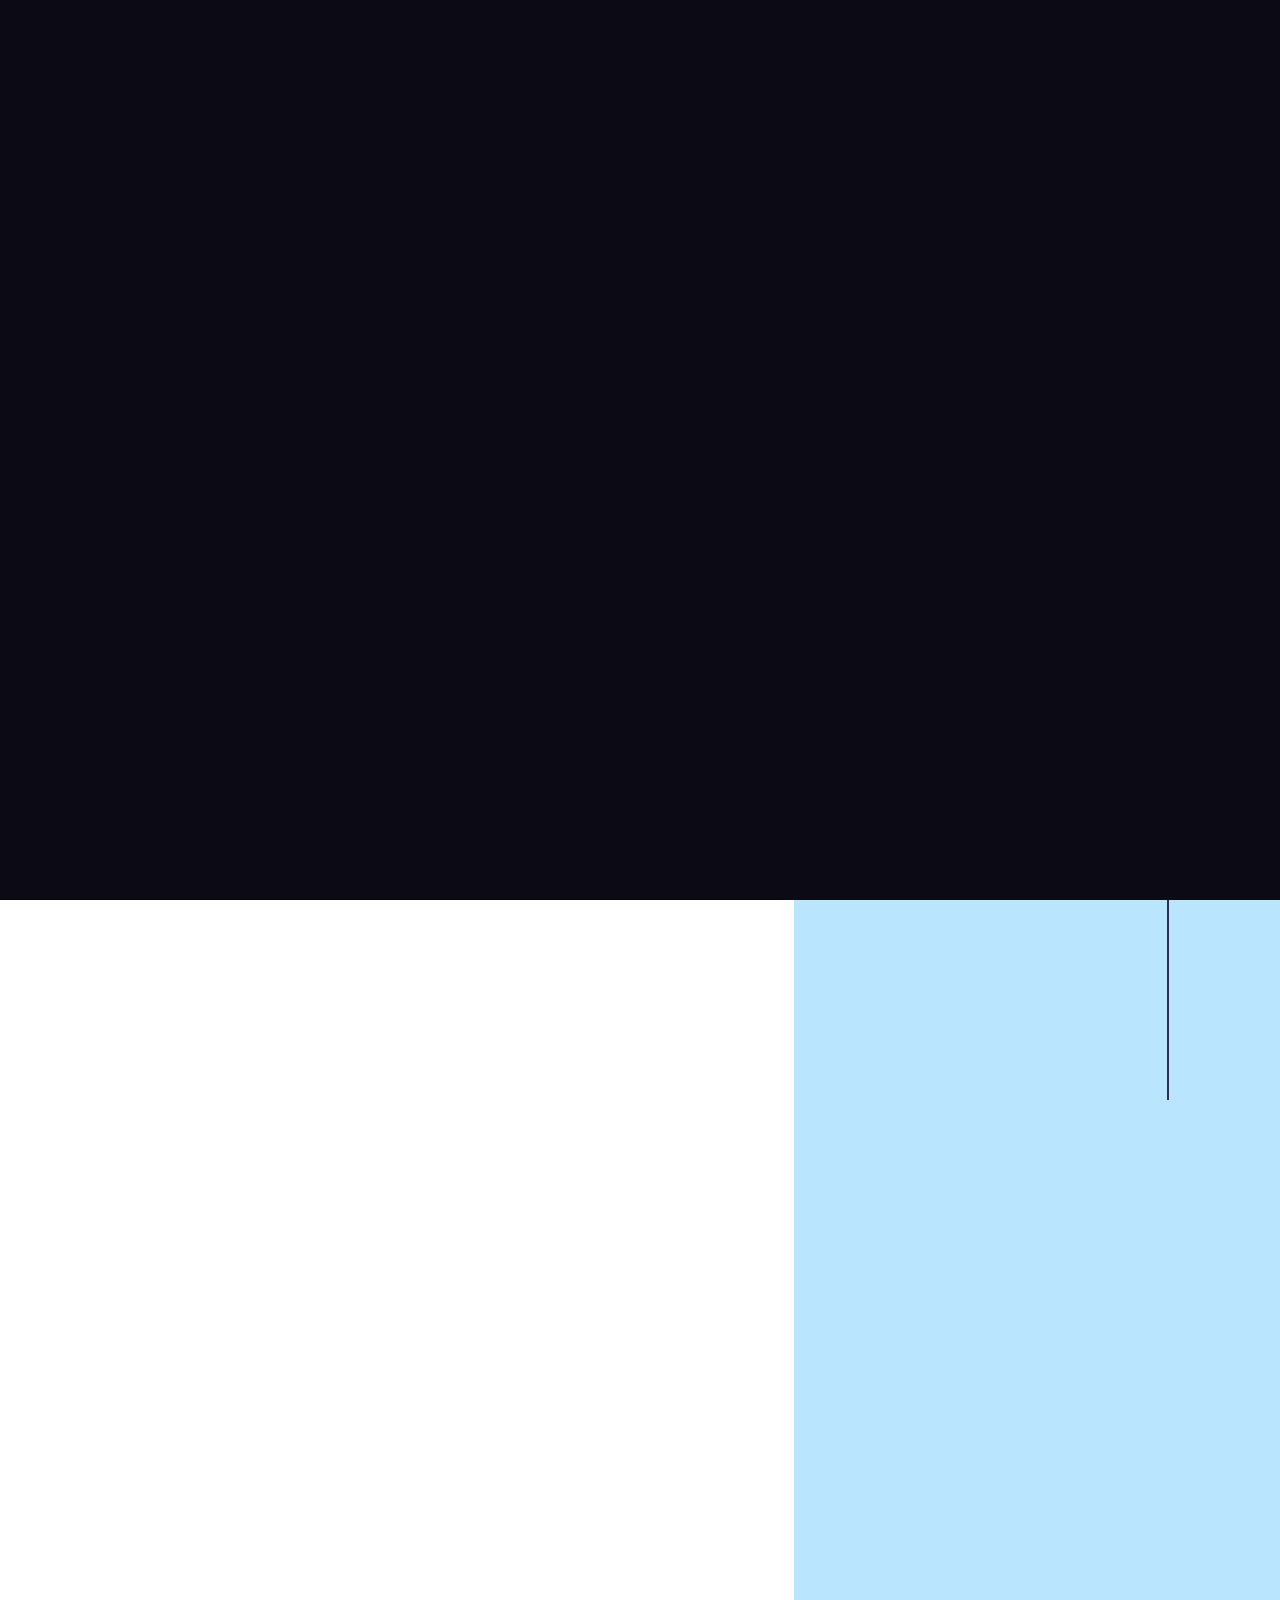
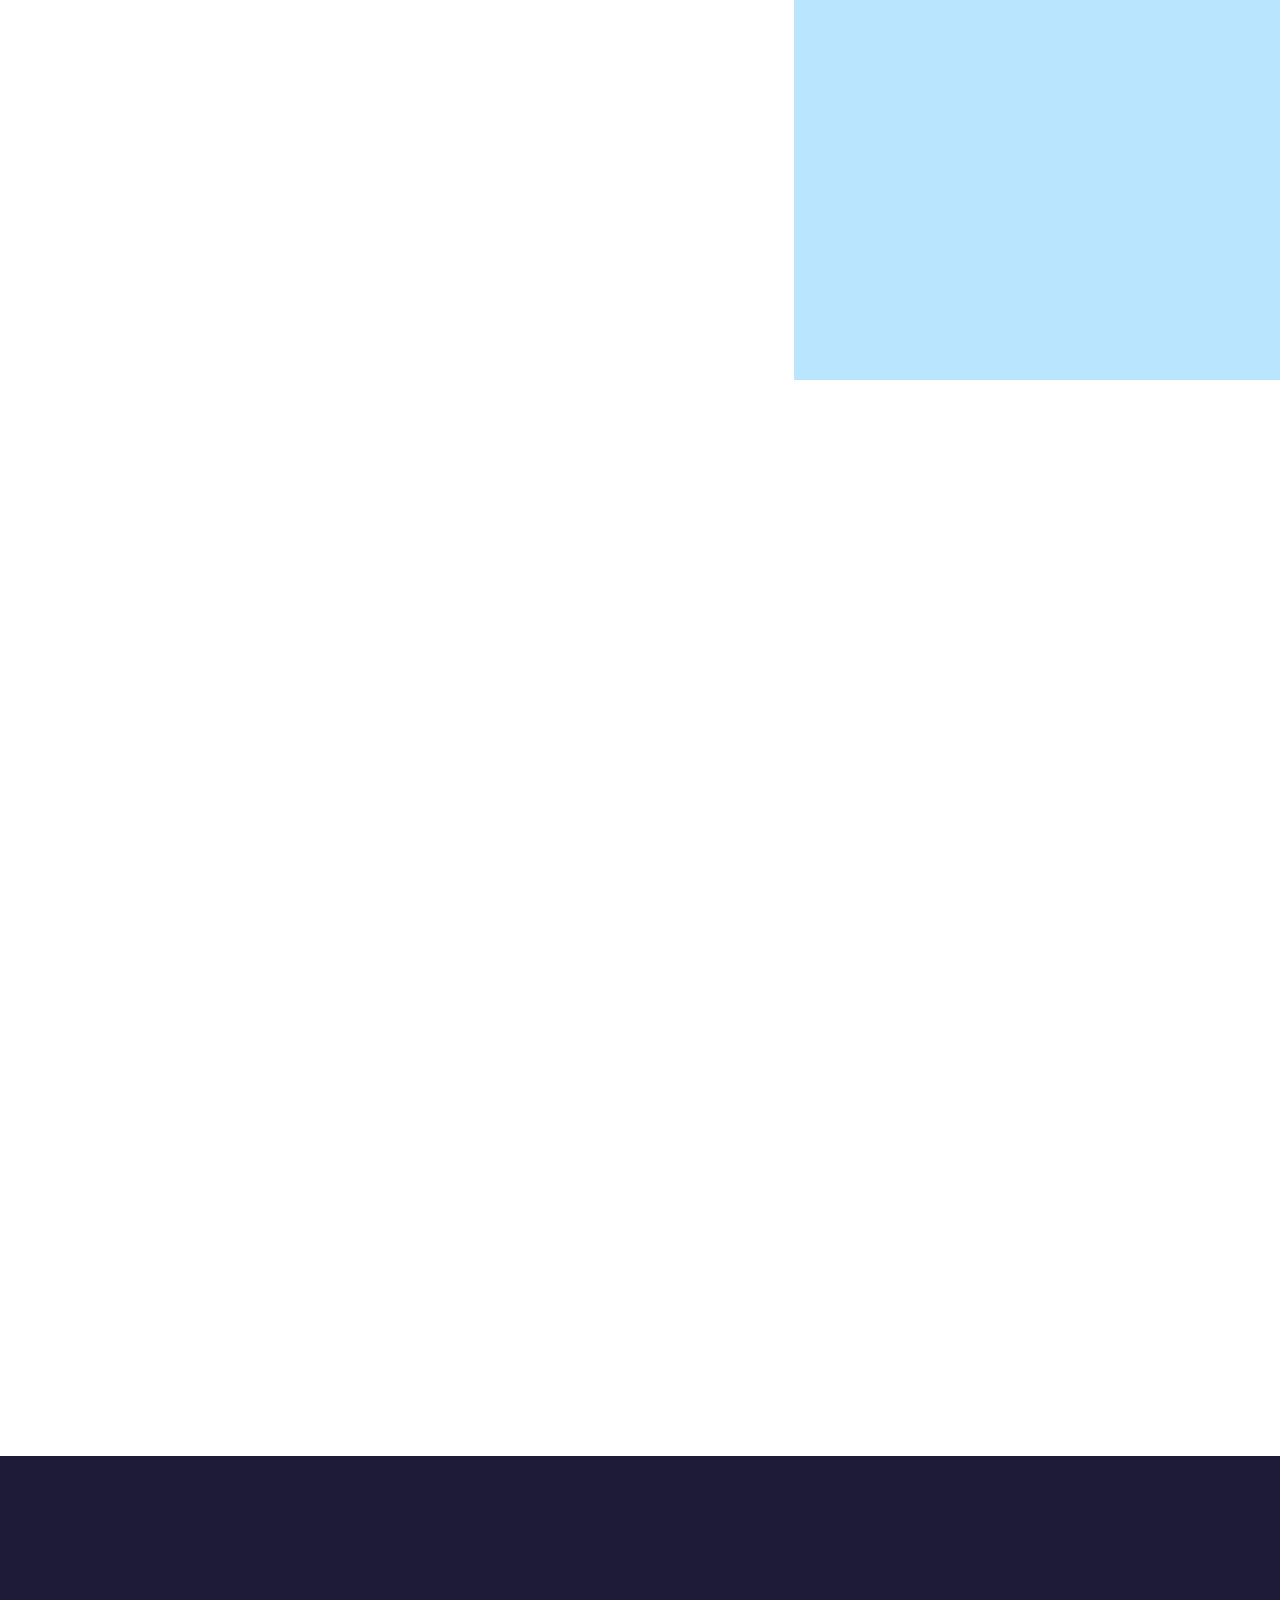
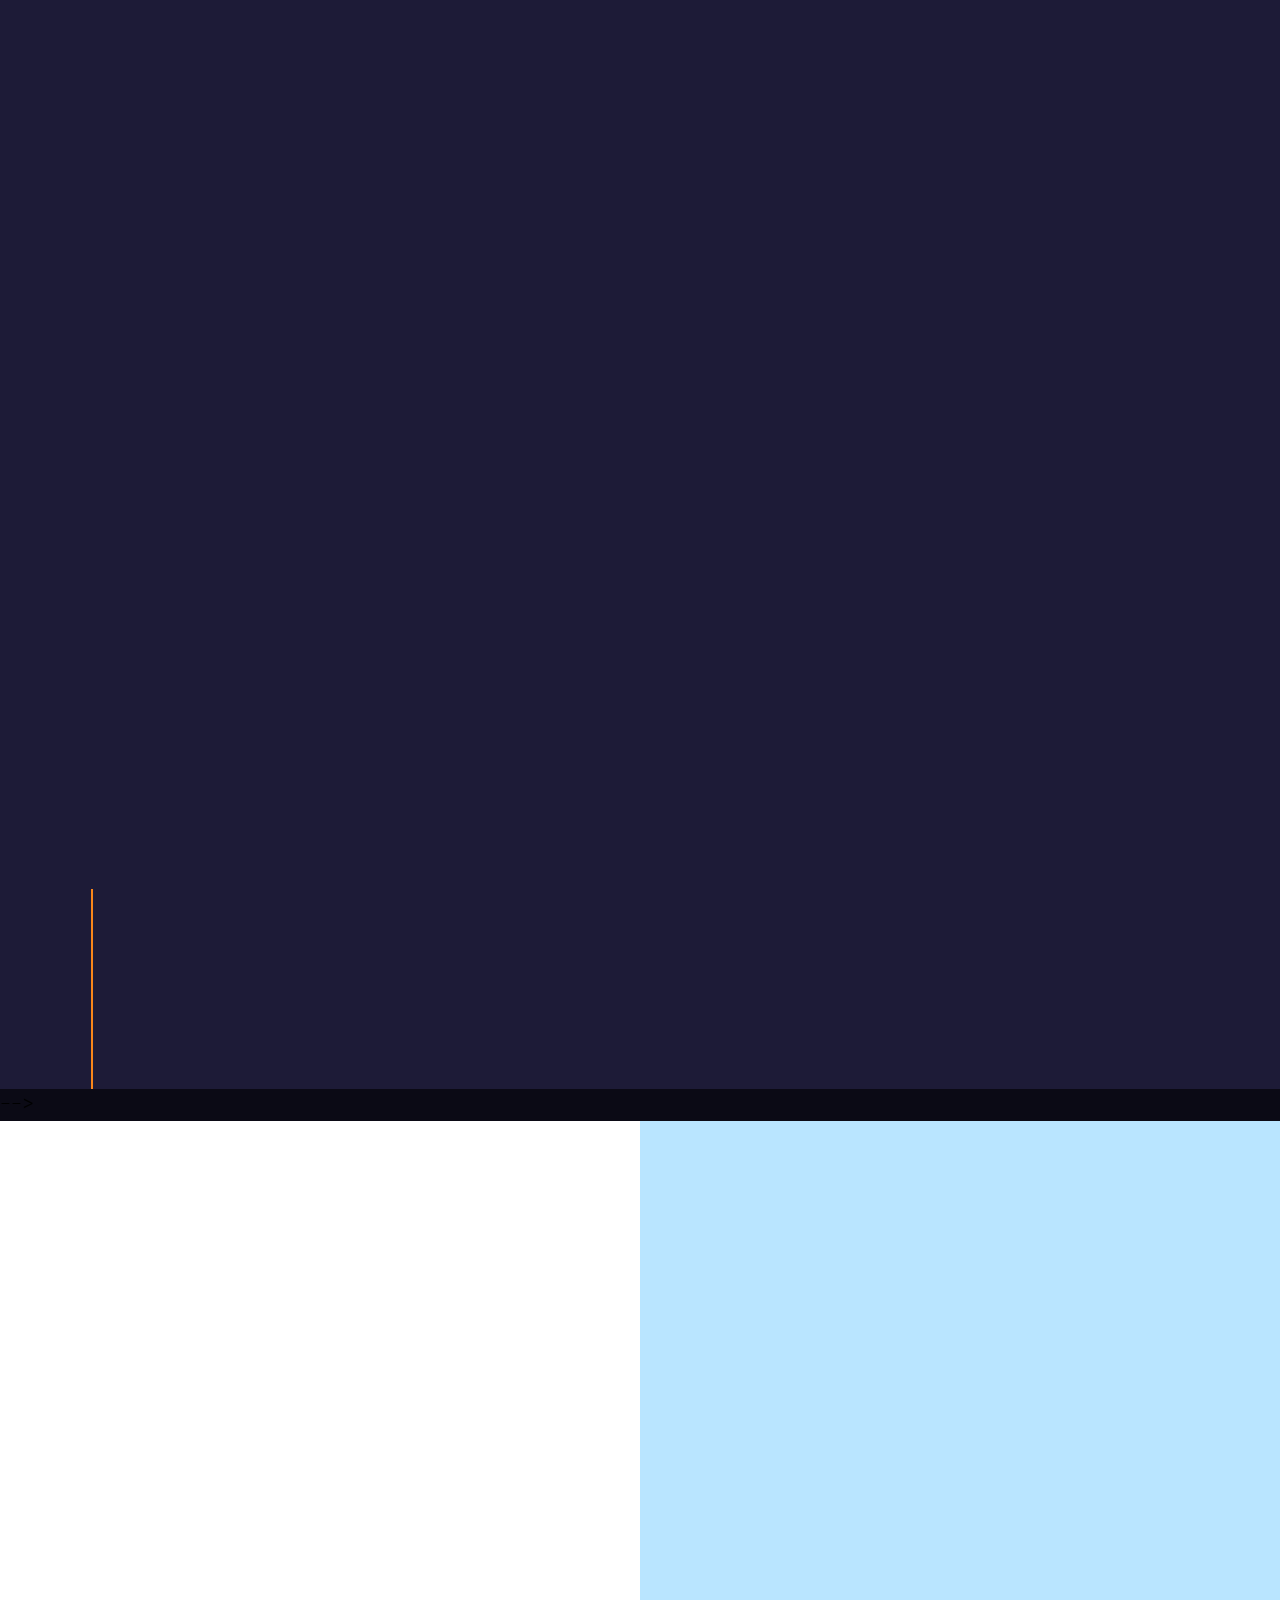
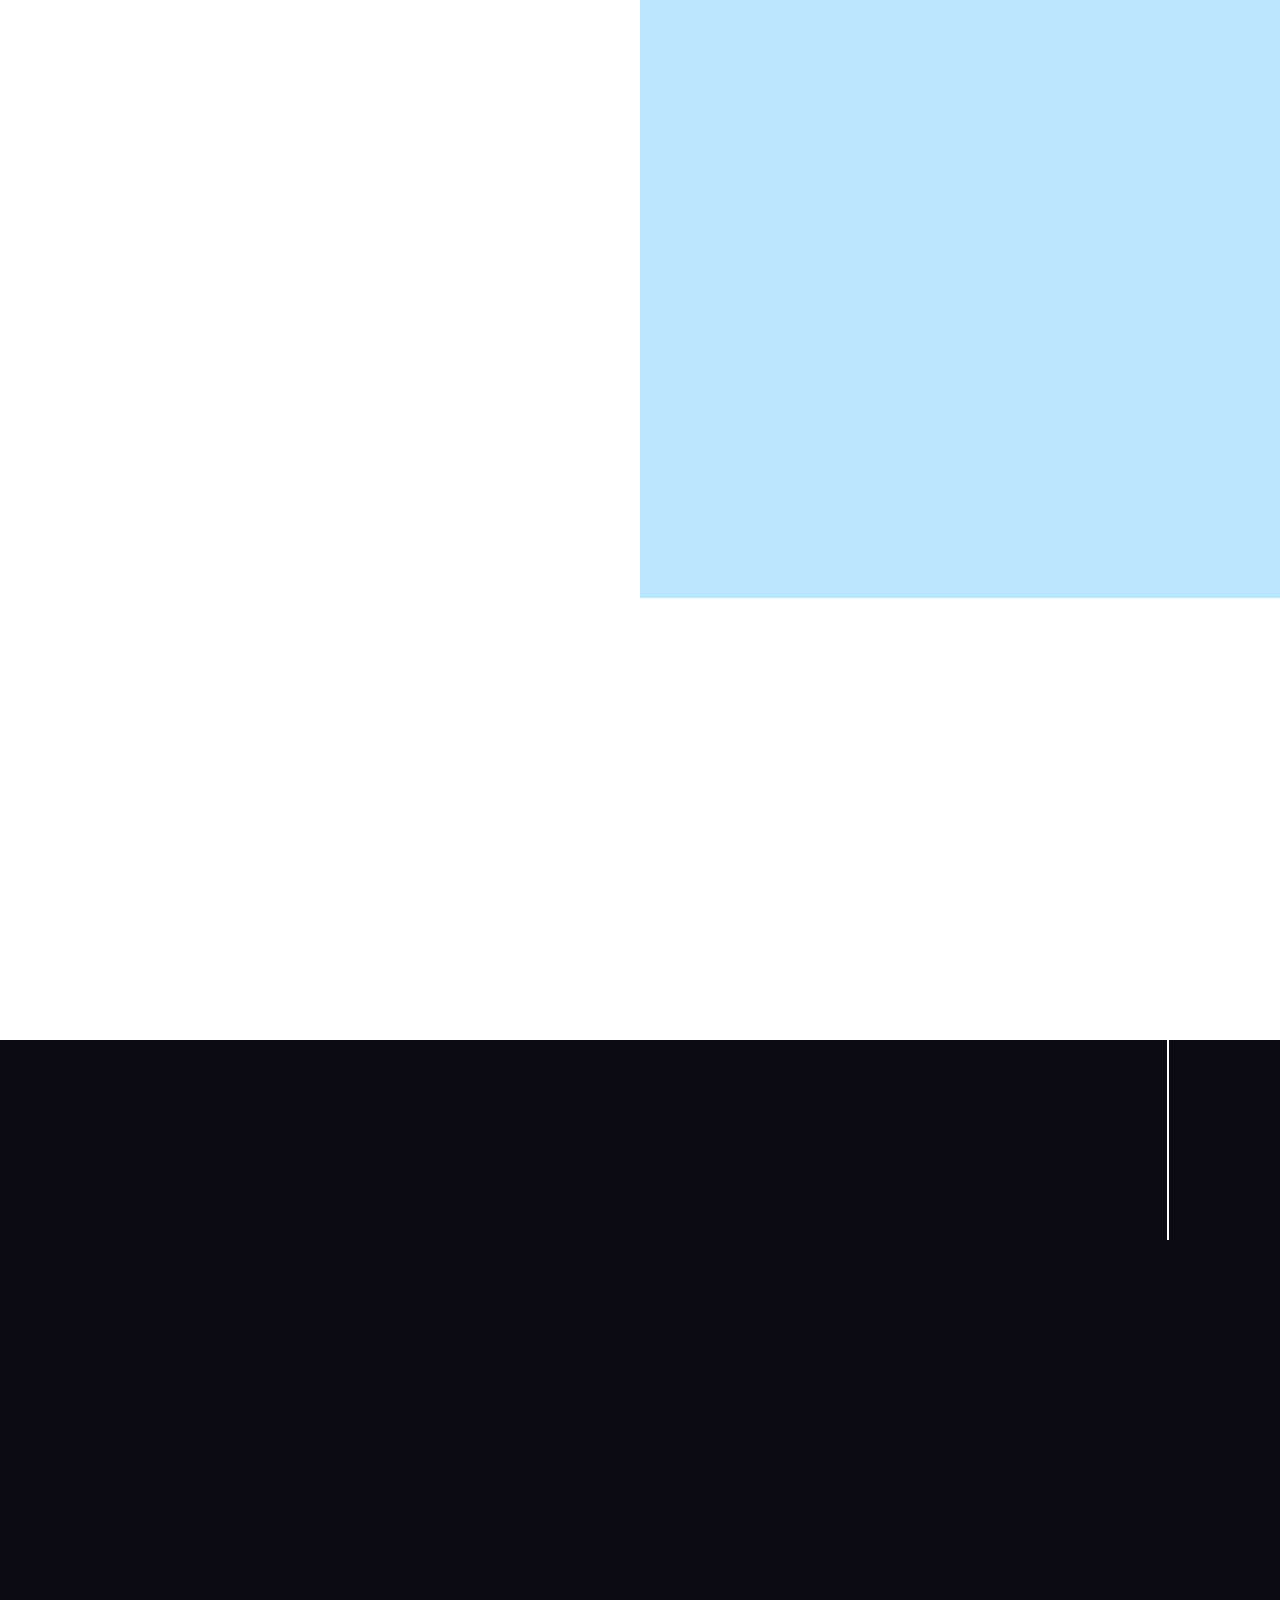
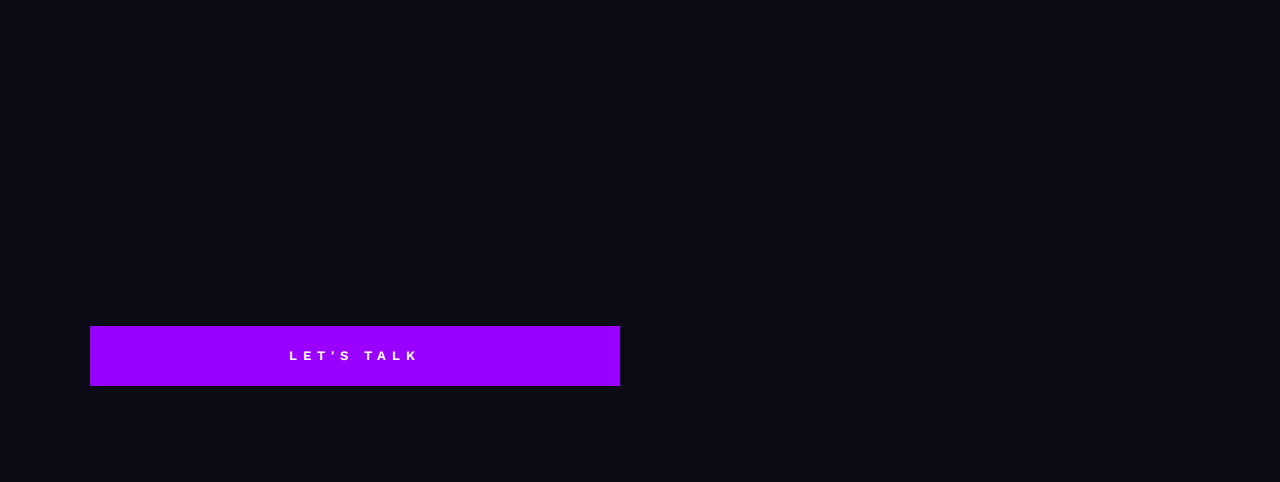
<file: index.html>
<!DOCTYPE html>
<html class="no-js" lang="en">
  <head>
    <!--- basic page needs
    ================================================== -->
    <meta charset="utf-8" />
    <title>Shahood's Portfolio</title>
    <meta name="description" content="" />
    <meta name="author" content="" />

    <!-- mobile specific metas
    ================================================== -->
    <meta name="viewport" content="width=device-width, initial-scale=1" />

    <!-- CSS
    ================================================== -->
    <link rel="stylesheet" href="css/base.css" />
    <link rel="stylesheet" href="css/main.css" />
    <link rel="stylesheet" href="css/vendor.css" />

    <!-- script
    ================================================== -->
    <script src="js/modernizr.js"></script>

    <!-- favicons
    ================================================== -->
    <link rel="apple-touch-icon" sizes="180x180" href="logo.jpg" />
    <link rel="icon" type="image/png" sizes="32x32" href="logo.jpg" />
    <link rel="icon" type="image/png" sizes="16x16" href="logo.jpg" />
    <link rel="manifest" href="site.webmanifest" />
  </head>

  <body id="top">
    <!-- preloader
    ================================================== -->
    <div id="preloader">
      <div id="loader" class="dots-fade">
        <div></div>
        <div></div>
        <div></div>
      </div>
    </div>

    <!-- header
    ================================================== -->
    <header class="s-header">
      <div class="header-logo">
        <a href="index.html">
          <img src="images/logo.svg" alt="Homepage" />
        </a>
      </div>

      <div class="header-content">
        <nav class="row header-nav-wrap">
          <ul class="header-nav">
            <li><a class="smoothscroll" href="#hero" title="Intro">Home</a></li>
            <li>
              <a class="smoothscroll" href="#about" title="About">About</a>
            </li>
            <li>
              <a class="smoothscroll" href="#services" title="Services"
                >Services</a
              >
            </li>
            <li>
              <a class="smoothscroll" href="#portfolio" title="Works">Works</a>
            </li>
            <li>
              <a href="mailto:shahoodsaleem123@gmaill.com" title="Contact us"
                >Say Hello</a
              >
            </li>
          </ul>
        </nav>
        <!-- end header-nav-wrap -->

        <!-- cv yahan dalni ha -->
        <a href="https://linktr.ee/ShahoodSaleem" class="btn btn--stroke btn--small">Download CV</a>
      </div>
      <!-- end header-content -->

      <a class="header-menu-toggle" href="#0"><span>Menu</span></a>
    </header>

    <!-- hero
    ==================================================  chatbot -->
    <!-- <iframe
      src="https://www.chatbase.co/chatbot-iframe/_cm54WaGI4EKS6bQs8Xiw"
      width="100%"
      style="height: 800px; min-height: 800px; position: absolute; margin-top: 6900px; z-index: 5; " 
      frameborder="0"
></iframe> -->
    <!-- ================================================= -->
    <section
      id="hero"
      class="s-hero target-section"
      data-parallax="scroll"
      data-image-src="images/Hero-New.png"
      data-natural-width="3000"
      data-natural-height="2000"
      data-position-y="center"
    >
      <div class="row hero-content">
        <div class="column large-full">
          <h1>
            Hello, I'm Shahood Saleem, <br />
            An IM Engineer <br />
            & 3D designer <br />
            based in Pakistan.
          </h1>

          <ul class="hero-social">
            <li>
              <a href="mailto:shahoodsaleem123@gmail.com" title="">Email</a>
            </li>
            <li>
              <a href="https://www.instagram.com/shahood_saleem/" title=""
                >Instagram</a
              >
            </li>
            <li>
              <a href="https://wa.me/923363791538" title="">Whatsapp</a>
            </li>
          </ul>
          <!-- end hero-social -->
        </div>
      </div>
      <!-- end hero-content -->

      <div class="hero-scroll">
        <a href="#about" class="scroll-link smoothscroll">
          <svg
            xmlns="http://www.w3.org/2000/svg"
            width="24"
            height="24"
            viewBox="0 0 24 24"
          >
            <path d="M12 24l-8-9h6v-15h4v15h6z" />
          </svg>
        </a>
      </div>
      <!-- end hero-scroll -->
    </section>
    <!-- end s-hero -->

    <!-- about
    ================================================== -->
    <section id="about" class="s-about target-section">
      <div class="s-about__section s-about__section--profile">
        <div class="right-vert-line"></div>

        <div class="row">
          <div class="column large-6 medium-8 tab-full">
            <div class="section-intro" data-num="01" data-aos="fade-up">
              <h3 class="subhead">About Me</h3>
              <h1 class="display-1">
                I'm the kind of person who isn't afraid of challenges.
              </h1>
            </div>

            <div class="profile-pic" data-aos="fade-up">
              <img
                src="images/Heroimage.PNG"
                srcset="images/Heroimage.PNG, images/Heroimage.PNG"
                alt=""
              />
            </div>

            <h3 data-aos="fade-up">Profile</h3>

            <p data-aos="fade-up">
              Challenges and opportunities are the driving forces behind my acomplisments,
              I am a highly motivated and driven individual with a strong desire to succeed.
              Some people stay happy after achieving mediocracy, getting a job and living a normal life.
              I am not one of them. I am a person who's determined and only fullfilled by achieving greatness.
              I am a person who's not afraid of challenges and is always looking for new opportunities


            </p>
          </div>
        </div>
      </div>
      <!-- end s-about__section--profile -->

      <div class="s-about__section">
        <div class="row">
          <div class="column">
            <h3 data-aos="fade-up">Career</h3>
          </div>
        </div>

        <div class="row block-large-1-2 block-900-full work-positions">
          <div class="column" data-aos="fade-up">
            <div class="position">
              <div class="position__header">
                <h6>
                  <span class="position__co">Dalda Foods Inc.</span>
                  <span class="position__pos"
                    >Intern At Dalda Refinery Full Scale Intern</span
                  >
                </h6>
                <div class="position__timeframe">May 2022 - June 2022</div>
              </div>

              <p>
                I worked at Dalda Food oil refinery as A paid intern for 6 weeks
                and Learned how to operate a 1000 ton per day oil refinery. I
                also worked on a project to increase the production per day and
                increase effeciany through better maintainance of the refinery.
              </p>
            </div>
          </div>
          <!-- end column -->
          <div class="column" data-aos="fade-up">
            <div class="position">
              <div class="position__header">
                <h6>
                  <span class="position__co"
                    >NED University Of Engineering and Technology</span
                  >
                  <span class="position__pos">
                    Bachlors In Industrial and Manufacturing Engineer</span
                  >
                </h6>
                <div class="position__timeframe">
                  2022 - 2026 ( currently 3rd year 5th sem )
                </div>
              </div>

              <p>
                At NED University Of Engineering and technology, I am currently
                doing my bachlors in Industrial and Manufacturing Engineering .
                I am currently in my 3rd year 5th semester. I have done various
                projects in my university both for designing and manufacturing
                of Machines and Tools
              </p>
            </div>
          </div>
          <!-- end column -->
          <div class="column" data-aos="fade-up">
            <div class="position">
              <div class="position__header">
                <h6>
                  <span class="position__co">Commecs College Pakistan</span>
                  <span class="position__pos"
                    >Pre-Engineering Major ( college )</span
                  >
                </h6>
                <div class="position__timeframe">2020 - 2022</div>
              </div>

              <p>
                After completeing my GCSEs, I opted for a local ( sindh ) board
                for furthur education in the field of Pre-Engineering . I was
                able to learn the basics of engineering and mathematics. I was
                able to learn the basics
              </p>
            </div>
          </div>
          <!-- end column -->
          <div class="column" data-aos="fade-up">
            <div class="position">
              <div class="position__header">
                <h6>
                  <span class="position__co">Beaconhouse Schooling System</span>
                  <span class="position__pos">Computer Science Major</span>
                </h6>
                <div class="position__timeframe">2005 - 2019</div>
              </div>

              <p>
                I started my education from beaconhouse school system Pakistan.
                and continued till my GCSEs. I was a computer science major and
                was always fascinated by the world of technology.
              </p>
            </div>
          </div>
          <!-- end column -->
        </div>
        <!-- work positions -->
      </div>
      <!-- end s-about__section -->
    </section>
    <!-- end s-about -->

    <!-- services
    ================================================== -->
    <section id="services" class="s-services target-section h-dark-bg">
      <div class="row s-services__content">
        <div class="vert-line"></div>

        <div class="column large-6 s-services__leftcol">
          <div class="section-intro" data-num="02" data-aos="fade-up">
            <h3 class="subhead">Expertise</h3>

            <h1 class="display-1">
              I focus on honing my skills to maximize my impact.
            </h1>
          </div>

          <p class="lead" data-aos="fade-up">
            I truely believe that it is fundimental for everyone to hone their
            skills to a level where no job is easy and no task is impossible. I
            am a strong believer in the power of technology and its impact on
            our lives
          </p>
        </div>
        <!-- end  s-services--leftcol -->

        <div class="column large-6">
          <ul class="services-list" data-aos="fade-up">
            <li class="services-list__item is-active">
              <div class="services-list__item-header">
                <h5>3D designing and Analysis</h5>
              </div>
              <div class="services-list__item-body">
                <p>
                  During my Bachlors degree at NED, i have leared a skill which
                  is quiet usefull during my career as a designer and a machine
                  expert. The Skill in question is 3D designing and analysis. I
                  have used this skill to design and analyze various mechanical
                  components on SolidWorks and used other usefull tools to
                  protray my designs.
                </p>
              </div>
            </li>
            <!-- services-list__item -->
            <li class="services-list__item">
              <div class="services-list__item-header">
                <h5>Quality Control</h5>
              </div>
              <div class="services-list__item-body">
                <p>
                  As a Engineer it is important for is to not only maximize the
                  quanitity produce but also to reduce the defects in the
                  product. I have used my knowledge of quality control to reduce
                  time wasted on non-productive tasks and have helped my team to
                  increase the quality of the product.
                </p>
              </div>
            </li>
            <!-- services-list__item -->
            <li class="services-list__item">
              <div class="services-list__item-header">
                <h5>Project management</h5>
              </div>
              <div class="services-list__item-body">
                <p>
                  whilst being a designer and a machine expert, we as enginners
                  also have the resposibility to manage projects. I have used my
                  knowledge of project management to manage various projects and
                  have helped my team grow at an exponential rate in both
                  productivity and revenue wise
                </p>
              </div>
            </li>
            <!-- services-list__item -->
            <li class="services-list__item">
              <div class="services-list__item-header">
                <h5>R&D</h5>
              </div>
              <div class="services-list__item-body">
                <p>
                  For A machine expert to be able to design and manufacture, one
                  should alos have the knowledge of the latest designs,
                  processes and other usefull content needed to perform at the
                  highest quality. during my tenure at NED i have also acquired
                  the skill of making use of AI and internet to fu
                </p>
              </div>
            </li>
            <!-- services-list__item -->
            <!-- <li class="services-list__item">
              <div class="services-list__item-header">
                <h5>Visual Design</h5>
              </div>
              <div class="services-list__item-body">
                <p>
                  Ut id nisl quis enim dignissim sagittis. Pellentesque egestas,
                  neque sit amet convallis pulvinar, justo nulla eleifend augue,
                  ac auctor orci leo non est. Phasellus volutpat, metus eget
                  egestas mollis, lacus lacus blandit dui, id egestas quam
                  mauris ut lacus. Cras dapibus. Praesent adipiscing.
                </p>
              </div>
            </li>
            services-list__item -->
            <!-- <li class="services-list__item"> -->
              <!-- <div class="services-list__item-header"> -->
                <!-- <h5>E-Commerce</h5> -->
              <!-- </div> -->
              <!-- <div class="services-list__item-body"> -->
                <!-- <p> -->
                  <!-- Praesent ac sem eget est egestas volutpat. Nam pretium turpis
                  et arcu. Quisque ut nisi. Vestibulum rutrum, mi nec elementum
                  vehicula, eros quam gravida nisl, id fringilla neque ante vel
                  mi. Phasellus dolor. Aenean vulputate eleifend tellus. Nullam
                  vel sem. Nam ipsum risus, rutrum vitae, vestibulum eu,
                  molestie vel.
                </p> -->
              <!-- </div> -->
             
            </li>
            <!-- services-list__item -->
          </ul>
          <!-- end services-list -->
        </div>
      </div>
      <!-- s-services__content -->
    </section>
    <!-- end s-services -->

    <!-- portfolio
    <!-- ================================================== --> -->
    <section id="portfolio" class="s-portfolio target-section">
      <div class="row s-portfolio__header">
      <div class="column large-6 medium-8 tab-full">
          <div class="section-intro" data-num="03" data-aos="fade-up">
            <h3 class="subhead">Portfolio</h3>
            <h1 class="display-1">
              A selection of recent projects I have worked on.
            </h1>
          </div>
        </div>
      </div>
      <!-- s-porfolio__header -->

      <div class="row s-porfolio__list block-large-1-2 block-tab-full collapse">
        <div class="column" data-aos="fade-up">
          <div class="folio-item">
            <div class="folio-item__thumb">
              <a
                class="folio-item__thumb-link"
                href="images/portfolio/gallery/Table.PNG"
                title="Windows in The City"
                data-size="1050x700"
              >
                <img
                  src="images/portfolio/gallery/Table.PNG"
                  srcset="
                  images/portfolio/gallery/Table.PNG
                  images/portfolio/gallery/Table.PNG
                  "
                  alt=""
                />
              </a>
            </div>
            <div class="folio-item__info">
              <div class="folio-item__cat">Designing</div>
              <h4 class="folio-item__title">Height adjustable table</h4>
            </div>
            <a
              href="https://www.linkedin.com/feed/update/urn:li:activity:7216368713892061184/"
              title="Project Link"
              class="folio-item__project-link"
              >Project Link</a
            >
            <div class="folio-item__caption">
              <p>
                A height adjustable table made for my Computer aided engineering design  project.</br> The table is designed to be height adjustable and can be used for various purposes, It differs from traditional designs due to it's high bending load bearing capacity

              </p>
            </div>
          </div>
        </div>
               <div class="column" data-aos="fade-up">
          <div class="folio-item">
            <div class="folio-item__thumb">
              <a
                class="folio-item__thumb-link"
                href="images/portfolio/gallery/Capture 2.PNG"
                title="Building Blocks"
                data-size="1050x700"
              >
                <img
                  src="images/portfolio/Capture 2.PNG"
                  srcset="
                    images/portfolio/Capture 2.PNG
                    images/portfolio/Capture 2.PNG
                  "
                  alt=""
                />
              </a>
            </div>
            <div class="folio-item__info">
              <div class="folio-item__cat">Web Design</div>
              <h4 class="folio-item__title">Career Canvas Web Devs</h4>
            </div>
            <a
              href="https://shahoodsaleem.github.io/CareerCanvasWebDev/"
              title="Project Link"
              class="folio-item__project-link"
              >Project Link</a
            >
            <div class="folio-item__caption">
              <p>
               The website to my web design agency Career Canvas hosted using github pages. a site made with HTML CSS and JavaScript
              </p>
            </div>
          </div>
        </div>
        <!-- <div class="column" data-aos="fade-up"> -->
          <!-- <div class="folio-item"> -->
            <!-- <div class="folio-item__thumb"> -->
              <!-- <a -->
                <!-- class="folio-item__thumb-link" -->
                <!-- href="images/portfolio/gallery/g-shout-jump.jpg" -->
                <!-- title="Shout and Jump" -->
                <!-- data-size="1050x700" -->
              <!-- > -->
                <!-- <img -->
                  <!-- src="images/portfolio/shout-and-jump.jpg" -->
                  <!-- srcset=" -->
                    <!-- images/portfolio/shout-and-jump.jpg    1x, -->
                    <!-- images/portfolio/shout-and-jump@2x.jpg 2x -->
                  <!-- " -->
                  <!-- alt="" -->
                <!-- /> -->
              <!-- </a> -->
            <!-- </div> -->
            <!-- <div class="folio-item__info"> -->
              <!-- <div class="folio-item__cat">Branding</div> -->
              <!-- <h4 class="folio-item__title">Shout & Jump</h4> -->
            <!-- </div> -->
            <!-- <a -->
              <!-- href="https://www.behance.net/" -->
              <!-- title="Project Link" -->
              <!-- class="folio-item__project-link" -->
              <!-- >Project Link</a -->
            <!-- > -->
            <!-- <div class="folio-item__caption"> -->
              <!-- <p> -->
                <!-- Vero molestiae sed aut natus excepturi. Et tempora numquam. -->
                <!-- Temporibus iusto quo.Unde dolorem corrupti neque nisi. -->
              <!-- </p> -->
            <!-- </div> -->
          <!-- </div> -->
        <!-- </div> -->
        <!-- end column -->
        <!-- <div class="column" data-aos="fade-up">
          <div class="folio-item"> -->
            <!-- <div class="folio-item__thumb"> -->
              <!-- <a -->
                <!-- class="folio-item__thumb-link" -->
                <!-- href="images/portfolio/gallery/g-sand-dunes.jpg" -->
                <!-- title="Sand Dunes" -->
                <!-- data-size="1050x700" -->
              <!-- > -->
                <!-- <img -->
                  <!-- src="images/portfolio/sand-dunes.jpg" -->
                  <!-- srcset=" -->
                    <!-- images/portfolio/sand-dunes.jpg    1x, -->
                    <!-- images/portfolio/sand-dunes@2x.jpg 2x -->
                  <!-- " -->
                  <!-- alt="" -->
                <!-- /> -->
              <!-- </a> -->
            <!-- </div> -->
            <!-- <div class="folio-item__info"> -->
              <!-- <div class="folio-item__cat">Frontend Design</div> -->
              <!-- <h4 class="folio-item__title">Sand Dunes</h4> -->
            <!-- </div> -->
            <!-- <a -->
              <!-- href="https://www.behance.net/" -->
              <!-- title="Project Link" -->
              <!-- class="folio-item__project-link" -->
              <!-- >Project Link</a -->
            <!-- > -->
            <!-- <div class="folio-item__caption"> -->
              <!-- <p> -->
                <!-- Vero molestiae sed aut natus excepturi. Et tempora numquam. -->
                <!-- Temporibus iusto quo.Unde dolorem corrupti neque nisi. -->
              <!-- </p> -->
            <!-- </div> -->
          <!-- </div> -->
        <!-- </div> -->
        <!-- end column -->
        <!-- <div class="column" data-aos="fade-up"> -->
          <!-- <div class="folio-item"> -->
            <!-- <div class="folio-item__thumb"> -->
              <!-- <a -->
                <!-- class="folio-item__thumb-link" -->
                <!-- href="images/portfolio/gallery/g-woodcraft.jpg" -->
                <!-- title="Sand Dunes" -->
                <!-- data-size="1050x700" -->
              <!-- > -->
                <!-- <img -->
                  <!-- src="images/portfolio/woodcraft.jpg" -->
                  <!-- srcset=" -->
                    <!-- images/portfolio/woodcraft.jpg    1x, -->
                    <!-- images/portfolio/woodcraft@2x.jpg 2x -->
                  <!-- " -->
                  <!-- alt="" -->
                <!-- /> -->
              <!-- </a> -->
            <!-- </div> -->
            <!-- <div class="folio-item__info"> -->
              <!-- <div class="folio-item__cat">Product Design</div> -->
              <!-- <h4 class="folio-item__title">Wooocraft</h4> -->
            <!-- </div> -->
            <!-- <a -->
              <!-- href="https://www.behance.net/" -->
              <!-- title="Project Link" -->
              <!-- class="folio-item__project-link" -->
              <!-- >Project Link</a -->
            <!-- > -->
            <!-- <div class="folio-item__caption"> -->
              <!-- <p> -->
                <!-- Vero molestiae sed aut natus excepturi. Et tempora numquam. -->
                <!-- Temporibus iusto quo.Unde dolorem corrupti neque nisi. -->
              <!-- </p> -->
            <!-- </div> -->
          <!-- </div> -->
        <!-- </div> -->
        <!-- end column -->
        <!-- <div class="column" data-aos="fade-up"> -->
          <!-- <div class="folio-item"> -->
            <!-- <div class="folio-item__thumb"> -->
              <!-- <a -->
                <!-- class="folio-item__thumb-link" -->
                <!-- href="images/portfolio/gallery/g-lamp.jpg" -->
                <!-- title="The Lamp" -->
                <!-- data-size="1050x700" -->
              <!-- > -->
                <!-- <img -->
                  <!-- src="images/portfolio/lamp.jpg" -->
                  <!-- srcset=" -->
                    <!-- images/portfolio/lamp.jpg    1x, -->
                    <!-- images/portfolio/lamp@2x.jpg 2x -->
                  <!-- " -->
                  <!-- alt="" -->
                <!-- /> -->
              <!-- </a> -->
            <!-- </div> -->
            <!-- <div class="folio-item__info"> -->
              <!-- <div class="folio-item__cat">Product Design</div> -->
              <!-- <h4 class="folio-item__title">The Lamp</h4> -->
            <!-- </div> -->
            <!-- <a -->
              <!-- href="https://www.behance.net/" -->
              <!-- title="Project Link" -->
              <!-- class="folio-item__project-link" -->
              <!-- >Project Link</a -->
            <!-- > -->
            <!-- <div class="folio-item__caption"> -->
              <!-- <p> -->
                <!-- Vero molestiae sed aut natus excepturi. Et tempora numquam. -->
                <!-- Temporibus iusto quo.Unde dolorem corrupti neque nisi. -->
              </p>
            </div>
          </div>
        </div>
        <!-- end column -->
      </div>
      <!-- folio-list -->
    </section>
    <!-- end portfolio -->

    <!-- testimonials
    ================================================== -->
    <section id="testimonials" class="s-testimonials">
      <div class="row collapse">
        <div class="column large-full">
          <div class="testimonial-slider" data-aos="fade-up">
            <div class="testimonial-slider__slide">
              <p>
                Wonderful showcasing of project. Splendid work Shahood Saleem and team members of project 
              </p>
              <div class="testimonial-slider__author">
                <img
                  src="images/avatars/sir zaid IMD NED UET.PNG"
                  alt="Author image"
                  class="testimonial-slider__avatar"
                />
                <cite class="testimonial-slider__cite">
                  <strong>Muhammad Zaid</strong>
                  <span>Lecturer , NED University of Enginnering and Tech. </span>
                </cite>
              </div>
            </div>
            <!-- end testimonials__slide -->

            <!-- <div class="testimonial-slider__slide">
              <p>
                Excepturi nam cupiditate culpa doloremque deleniti repellat.
                Veniam quos repellat voluptas animi adipisci. Nisi eaque
                consequatur. Voluptatem dignissimos ut ducimus accusantium
                perspiciatis. Quasi voluptas eius distinctio. Atque eos maxime.
              </p>
              <div class="testimonial-slider__author">
                <img
                  src="images/avatars/user-01.jpg"
                  alt="Author image"
                  class="testimonial-slider__avatar"
                />
                <cite class="testimonial-slider__cite">
                  <strong>Sundar Pichai</strong>
                  <span>CEO, Google</span>
                </cite>
              </div>
            </div> -->
            <!-- end testimonials__slide -->

            <!-- <div class="testimonial-slider__slide">
              <p>
                Repellat dignissimos libero. Qui sed at corrupti expedita
                voluptas odit. Nihil ea quia nesciunt. Ducimus aut sed ipsam.
                Autem eaque officia cum exercitationem sunt voluptatum
                accusamus. Quasi voluptas eius distinctio. Voluptatem
                dignissimos ut.
              </p>
              <div class="testimonial-slider__author">
                <img
                  src="images/avatars/user-04.jpg"
                  alt="Author image"
                  class="testimonial-slider__avatar"
                />
                <cite class="testimonial-slider__cite">
                  <strong>Satya Nadella</strong>
                  <span>CEO, Microsoft</span>
                </cite>
              </div>
            </div> -->
            <!-- end testimonials__slide -->

            <!-- <div class="testimonial-slider__slide">
              <p>
                Nunc interdum lacus sit amet orci. Vestibulum dapibus nunc ac
                augue. Fusce vel dui. In ac felis quis tortor malesuada pretium.
                Curabitur vestibulum aliquam leo. Qui sed at corrupti expedita
                voluptas odit. Nihil ea quia nesciunt. Ducimus aut sed ipsam.
              </p>
              <div class="testimonial-slider__author">
                <img
                  src="images/avatars/user-05.jpg"
                  alt="Author image"
                  class="testimonial-slider__avatar"
                />
                <cite class="testimonial-slider__cite">
                  <strong>Jeff Bezos</strong>
                  <span>CEO, Amazon</span>
                </cite>
              </div>
            </div> -->
            <!-- end testimonials__slide -->
          </div>
          <!-- end testimonial slider -->
        </div>
        <!-- end column -->
      </div>
      <!-- end row -->

      <!-- CTA
        ================================================== -->
      <!-- <div class="s-cta">
        <div class="row">
          <div class="column large-full">
            <h2 class="section-desc" data-aos="fade-up">
              Need a great reliable web hosting?
            </h2>
          </div>
        </div>

        <div class="row cta-content" data-aos="fade-up">
          <div class="column large-full">
            <p>
              We highly recommend
              <a href="https://www.dreamhost.com/r.cgi?287326">DreamHost</a>.
              Powerful web and Wordpress hosting. Guaranteed. Starting at $2.95
              per month.
            </p>

            <a
              href="https://www.dreamhost.com/r.cgi?287326"
              class="btn btn--primary h-full-width"
              >Get Started</a
            >
          </div>
        </div> -->
        <!-- end cta-content -->
      <!-- </div> -->
      <!-- end s-cta -->
    <!-- </section> -->
    <!-- end s-testimonials -->

    <!-- footer
    ================================================== -->
    <footer class="s-footer h-dark-bg">
      <div class="right-vert-line"></div>

      <div class="row s-footer__main">
        <div class="column large-6">
          <div class="section-intro" data-aos="fade-up">
            <h3 class="subhead">Get In Touch</h3>

            <h1 class="display-1">
              Need an intern willing to give their all to the world of enginnering and machines? Let's run that idea into reality. Shoot me a message
            </h1>
          </div>

          <div class="footer-email-us">
            <a href="mailto:shahoodsaleem123@gmail.com" class="btn btn--primary h-full-width"
              >Let's Talk</a
            >
          </div>
        </div>

        <div class="column large-5">
          <div class="footer-contacts">
            <div class="footer-contact-block" data-aos="fade-up">
              <h5 class="footer-contact-block__header">Email</h5>
              <p class="footer-contact-block__content">
                <a href="mailto:shahoodsaleem123@gmail.com">shahoodsaleem123@gmail</a>
              </p>
            </div>
            <!-- end footer-contact-block -->
            <div class="footer-contact-block" data-aos="fade-up">
              <h5 class="footer-contact-block__header">Phone</h5>
              <p class="footer-contact-block__content">
                <a href="tel:+923363791538">+92336 3791 538</a>
              </p>
            </div>
            <!-- end footer-contact-block -->
            <br />
            <div class="footer-contact-block" data-aos="fade-up">
              <h5 class="footer-contact-block__header">Social</h5>
              <ul class="footer-contact-block__list">
                <!-- <li><a href="#0">Twitter</a></li> -->
                <li><a href="https://www.instagram.com/shahood_saleem/">Instagram</a></li>
                <li><a href="https://www.linkedin.com/in/shahood-saleem-834622169/?profileId=ACoAACgjDCgBvz5Bo0iz9tBfNx8XGJhkftRbAEg">LinkedIn</a></li>
                <li><a href="https://wa.me/1234567890">Whatsapp</a></li>
              </ul>
            </div>
            <!-- end footer-contact-block -->
          </div>
        </div>
      </div>
      <!-- end s-footer__main -->

      <!-- <div class="row s-footer__bottom">
        <div class="column large-full ss-copyright">
          <span>© Copyright Ethos 2019</span>
          <span
            >Design by
            <a href="https://www.styleshout.com/">StyleShout</a></span
          >
        </div> -->
        <!-- end ss-copyright -->

        <!-- <div class="ss-go-top">
          <a class="smoothscroll" title="Back to Top" href="#top">
            <svg
              xmlns="http://www.w3.org/2000/svg"
              width="24"
              height="24"
              viewBox="0 0 24 24"
            > -->
              <!-- <path d="M12 0l8 9h-6v15h-4v-15h-6z" /> -->
            <!-- </svg> -->
          <!-- </a> -->
        <!-- </div> -->
        <!-- end ss-go-top -->
      <!-- </div> -->
      <!-- end s-footer__bottom -->
    <!-- </footer> -->
    <!-- end s-footer -->

    <!-- photoswipe background
    ================================================== -->
    <div aria-hidden="true" class="pswp" role="dialog" tabindex="-1">
      <div class="pswp__bg"></div>
      <div class="pswp__scroll-wrap">
        <div class="pswp__container">
          <div class="pswp__item"></div>
          <div class="pswp__item"></div>
          <div class="pswp__item"></div>
        </div>

        <div class="pswp__ui pswp__ui--hidden">
          <div class="pswp__top-bar">
            <div class="pswp__counter"></div>
            <button
              class="pswp__button pswp__button--close"
              title="Close (Esc)"
            ></button>
            <button
              class="pswp__button pswp__button--share"
              title="Share"
            ></button>
            <button
              class="pswp__button pswp__button--fs"
              title="Toggle fullscreen"
            ></button>
            <button
              class="pswp__button pswp__button--zoom"
              title="Zoom in/out"
            ></button>
            <div class="pswp__preloader">
              <div class="pswp__preloader__icn">
                <div class="pswp__preloader__cut">
                  <div class="pswp__preloader__donut"></div>
                </div>
              </div>
            </div>
          </div>
          <div
            class="pswp__share-modal pswp__share-modal--hidden pswp__single-tap"
          >
            <div class="pswp__share-tooltip"></div>
          </div>
          <button
            class="pswp__button pswp__button--arrow--left"
            title="Previous (arrow left)"
          ></button>
          <button
            class="pswp__button pswp__button--arrow--right"
            title="Next (arrow right)"
          ></button>
          <div class="pswp__caption">
            <div class="pswp__caption__center"></div>
          </div>
        </div>
      </div>
    </div>
    <!-- end photoSwipe background -->

    <!-- made with love from shahood to everyone! -->

    <!-- Java Script
    ================================================== -->
    <script src="js/jquery-3.2.1.min.js"></script>
    <script src="js/plugins.js"></script>
    <script src="js/main.js"></script>
  </body>
</html>
</file>
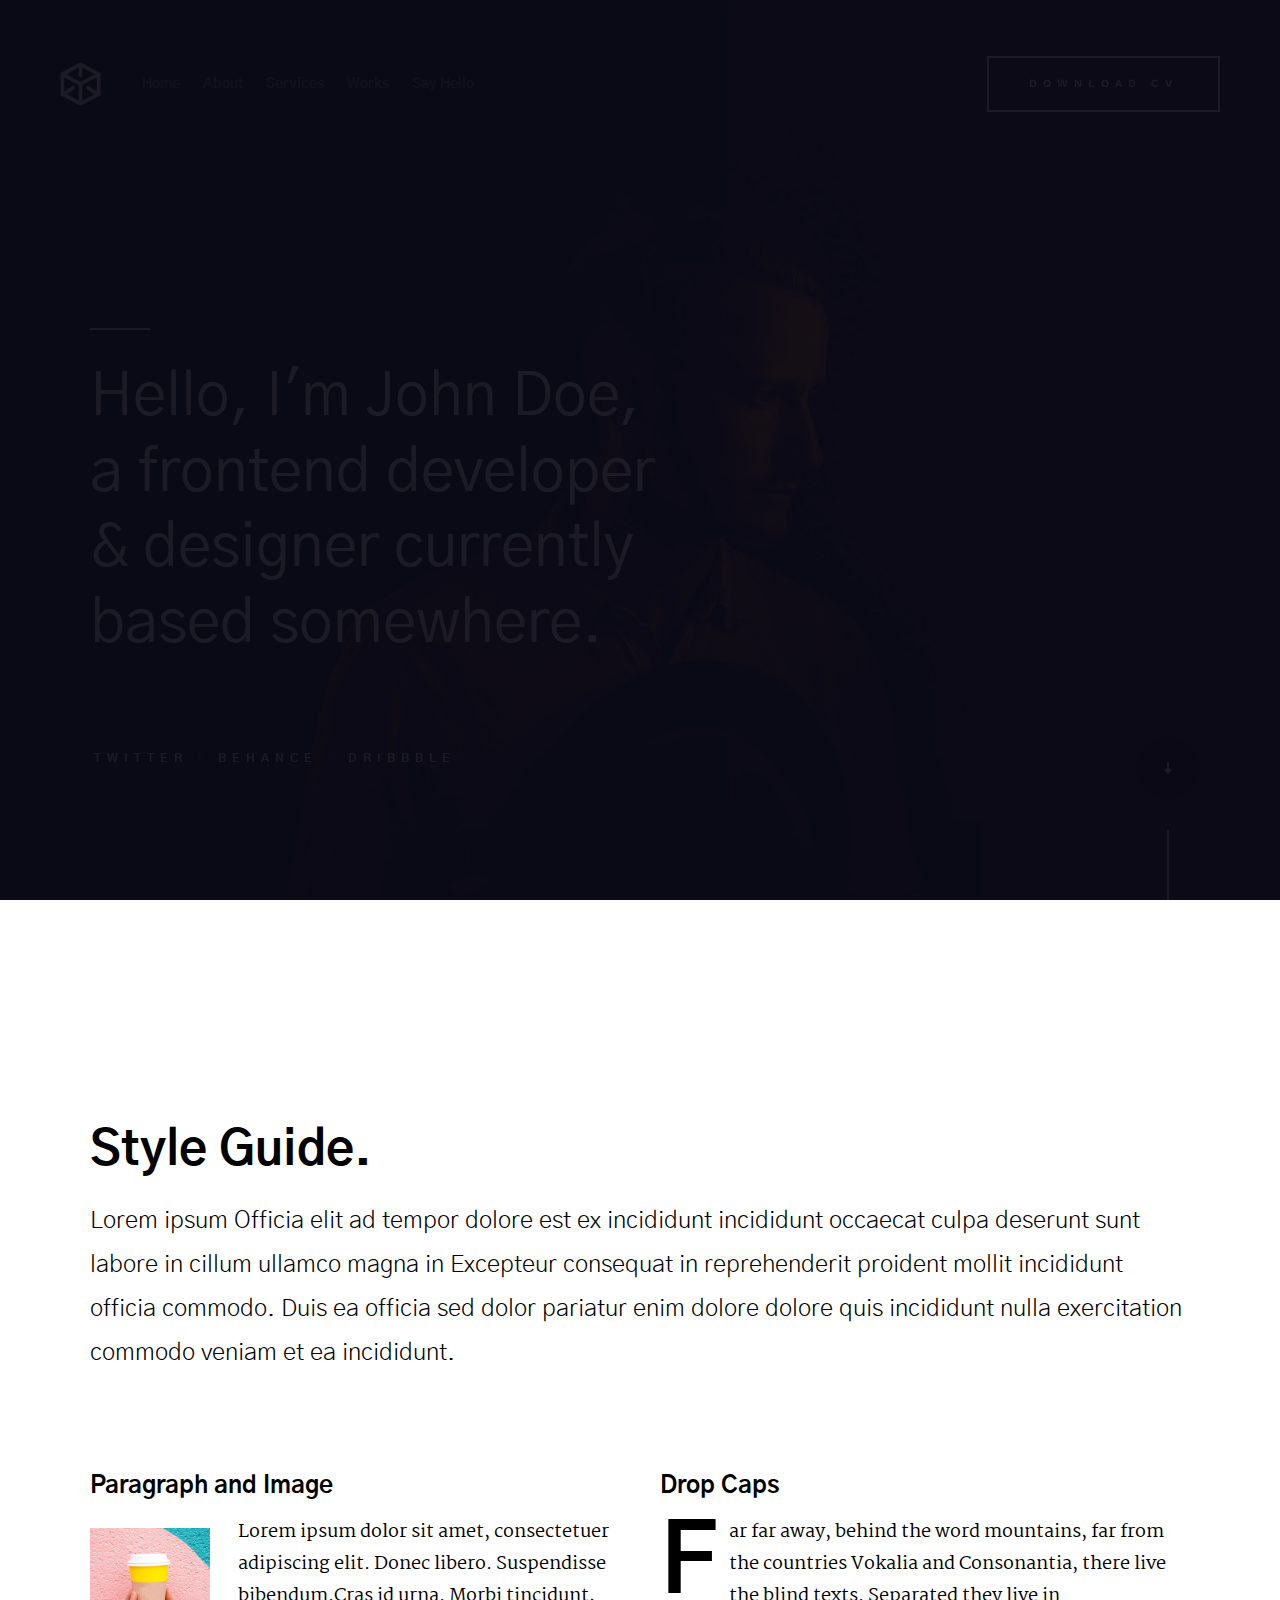
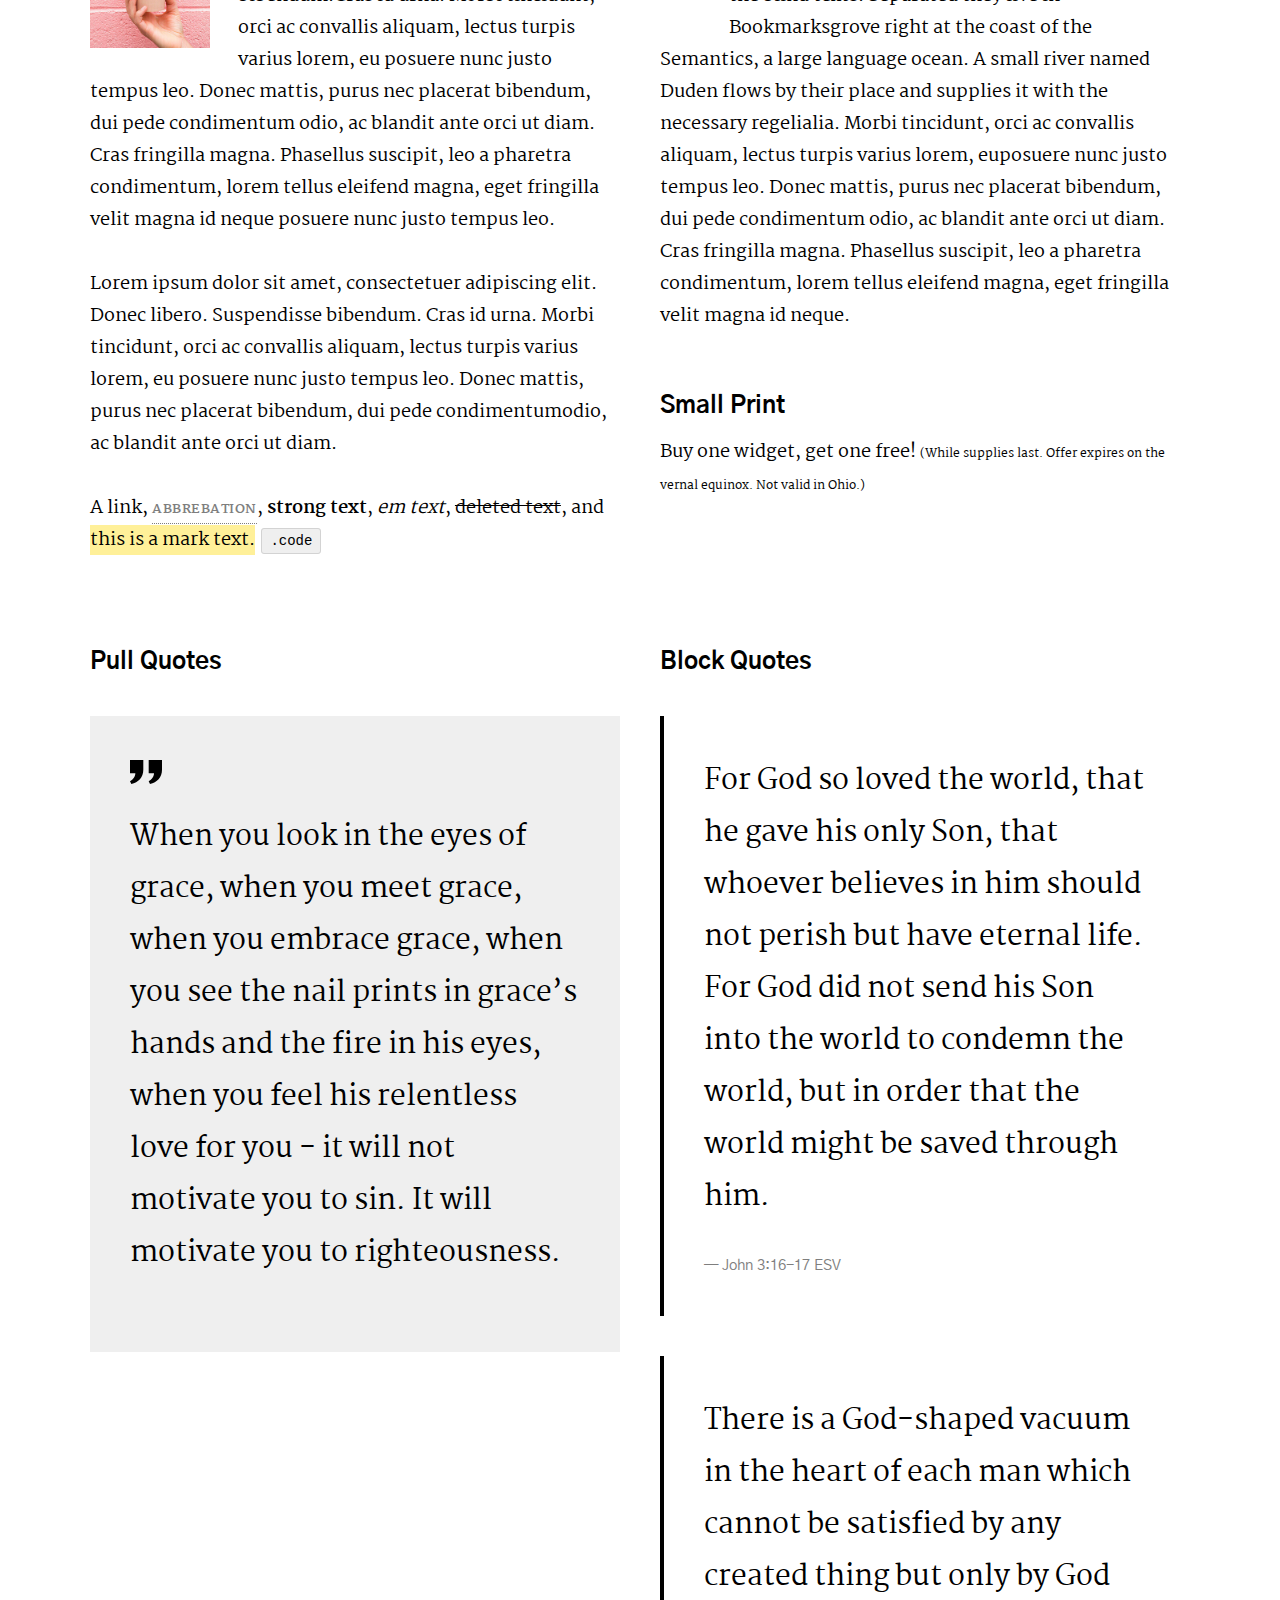
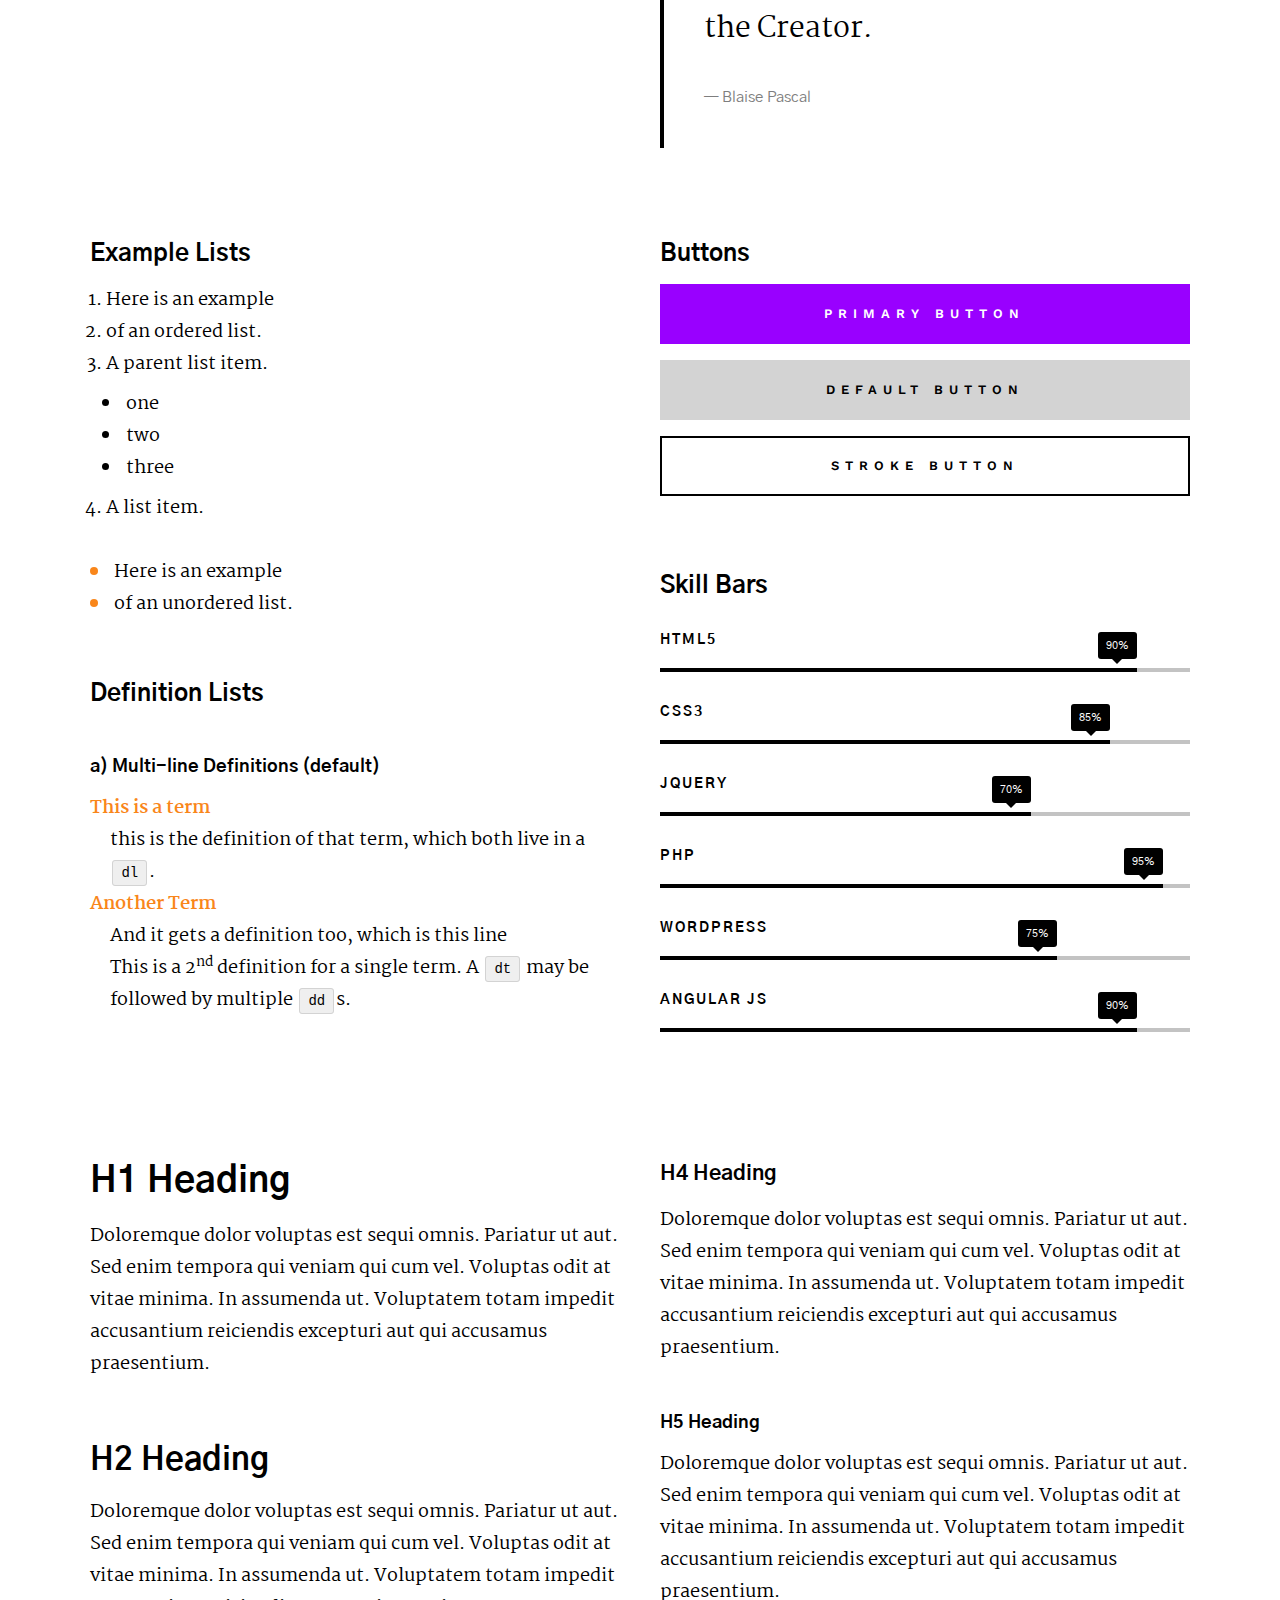
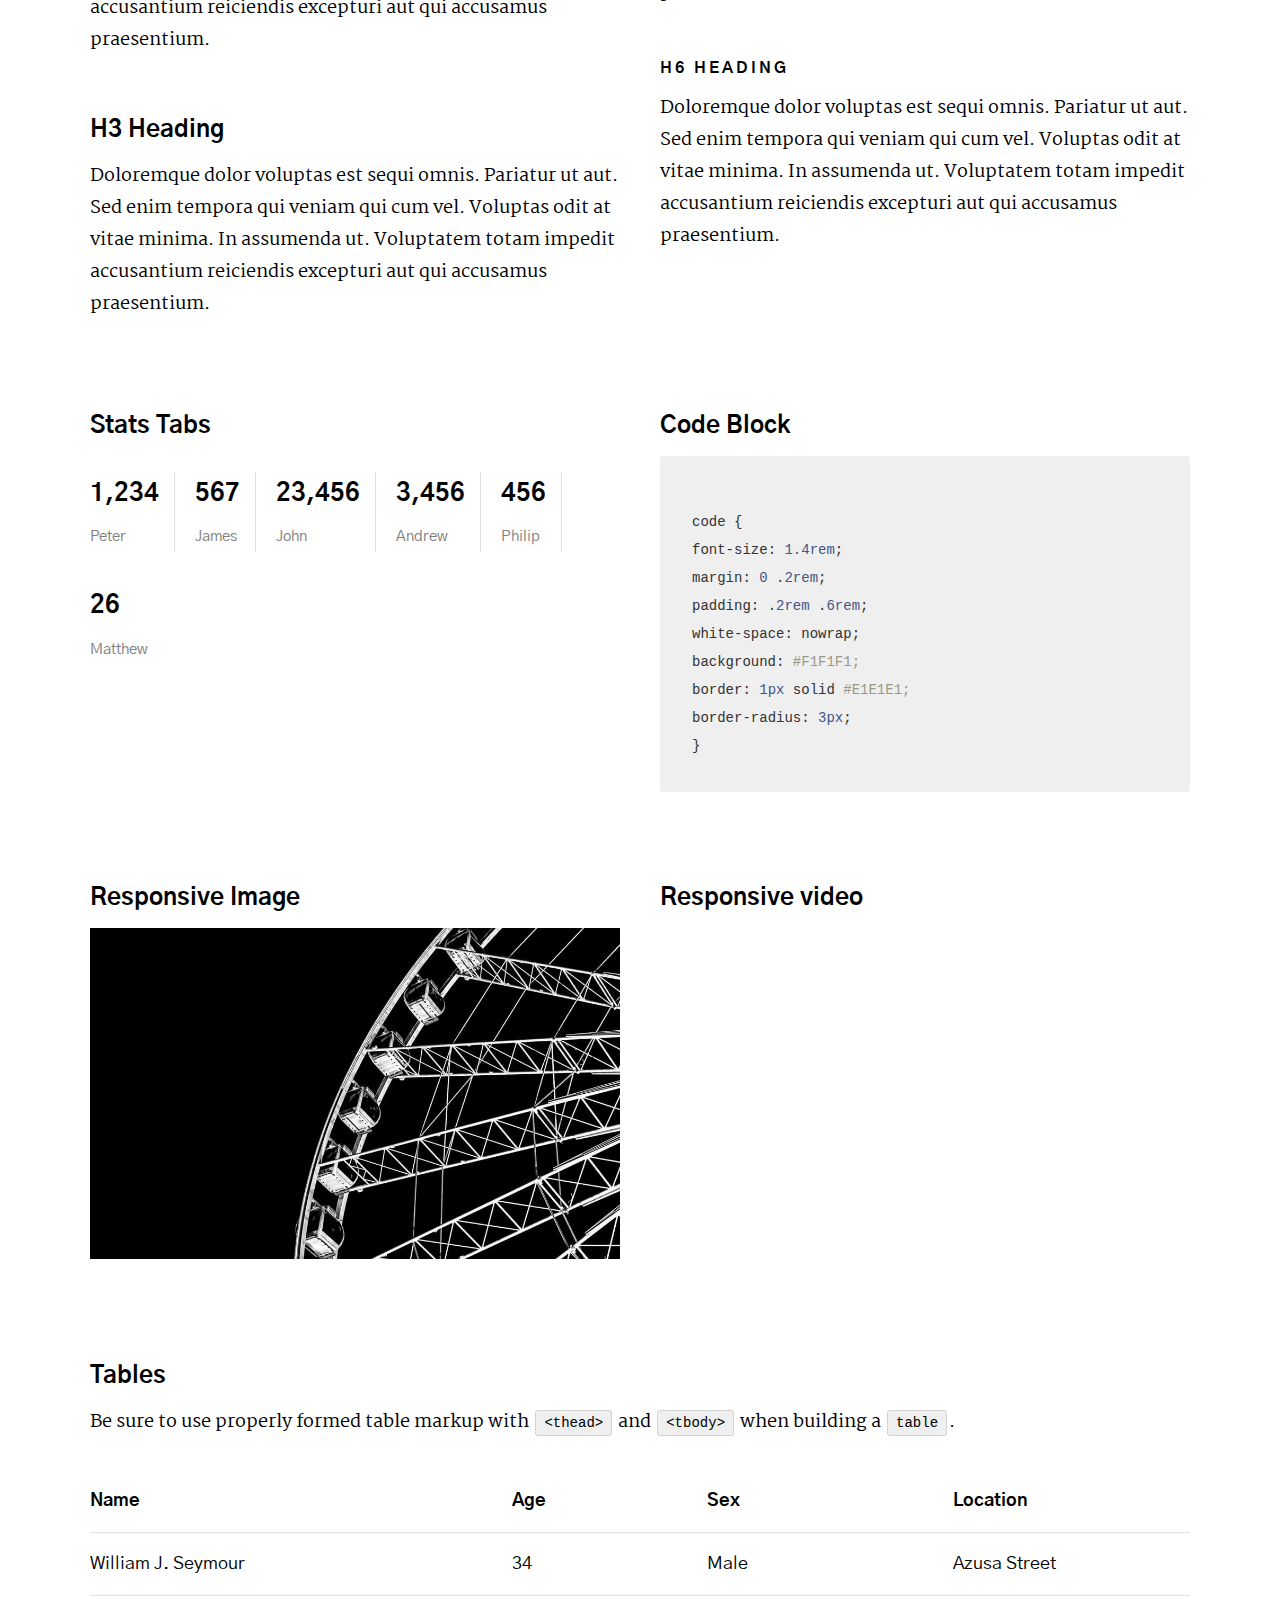
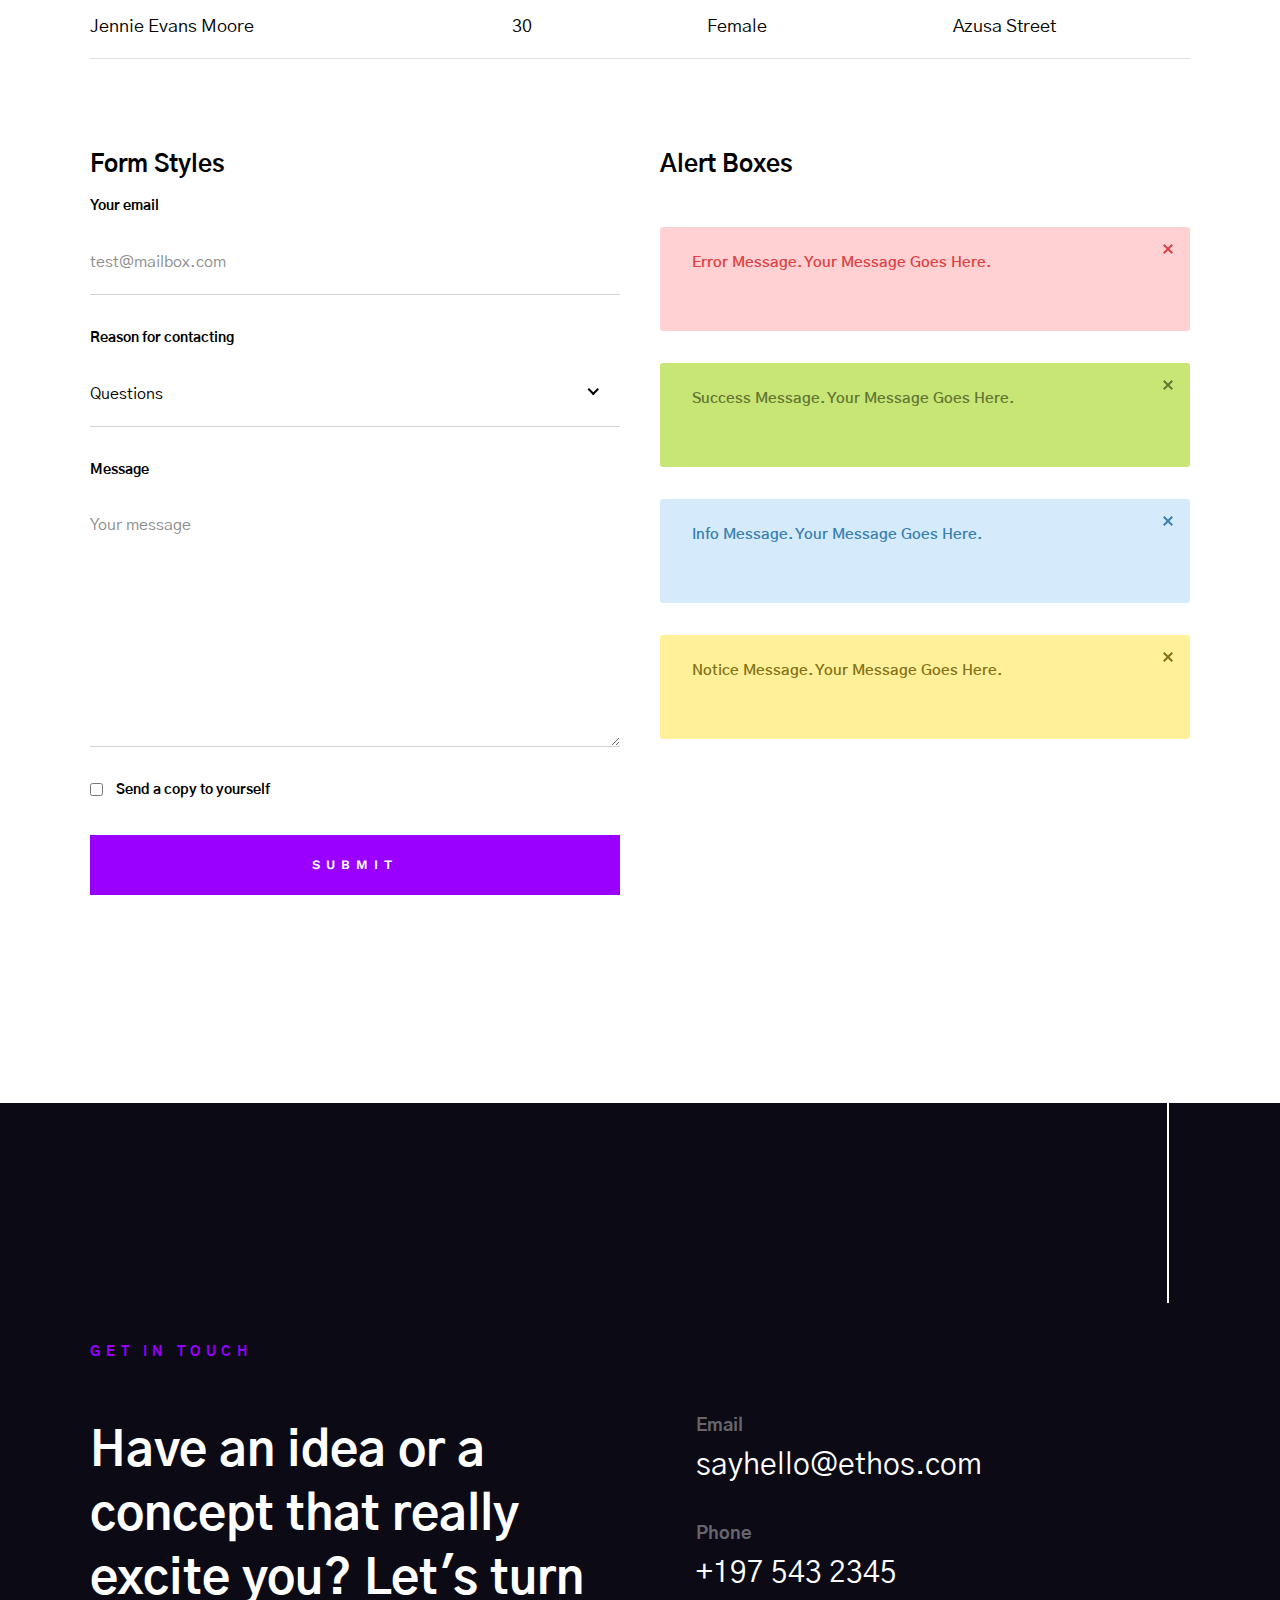
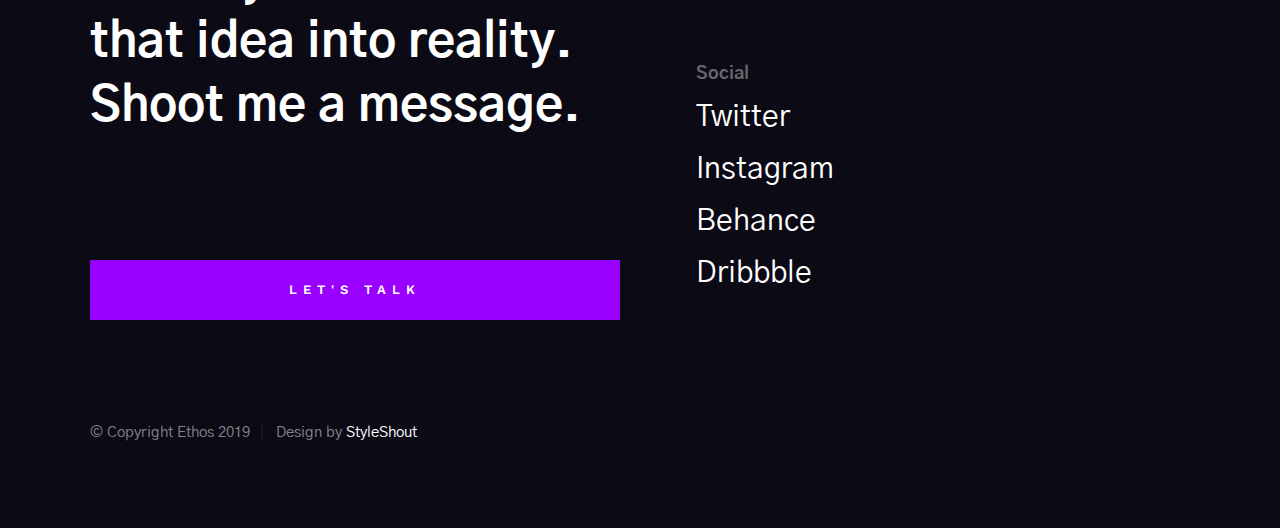
<file: styles.html>
<!DOCTYPE html>
<html class="no-js" lang="en">
  <head>
    <!--- basic page needs
    ================================================== -->
    <meta charset="utf-8" />
    <title>Shahood's Portfolio</title>
    <meta name="description" content="" />
    <meta name="author" content="" />

    <!-- mobile specific metas
    ================================================== -->
    <meta name="viewport" content="width=device-width, initial-scale=1" />

    <!-- CSS
    ================================================== -->
    <link rel="stylesheet" href="css/base.css" />
    <link rel="stylesheet" href="css/main.css" />
    <link rel="stylesheet" href="css/vendor.css" />

    <style type="text/css" media="screen">
      .s-styles {
        padding-top: 16rem;
        padding-bottom: 16rem;
        background-color: #ffffff;
      }
    </style>

    <!-- script
    ================================================== -->
    <script src="js/modernizr.js"></script>

    <!-- favicons
    ================================================== -->
    <link rel="apple-touch-icon" sizes="180x180" href="apple-touch-icon.png" />
    <link rel="icon" type="image/png" sizes="32x32" href="favicon-32x32.png" />
    <link rel="icon" type="image/png" sizes="16x16" href="favicon-16x16.png" />
    <link rel="manifest" href="site.webmanifest" />
  </head>

  <body id="top">
    <!-- preloader
    ================================================== -->
    <div id="preloader">
      <div id="loader" class="dots-fade">
        <div></div>
        <div></div>
        <div></div>
      </div>
    </div>

    <!-- header
    ================================================== -->
    <header class="s-header">
      <div class="header-logo">
        <a href="index.html">
          <img src="images/logo.svg" alt="Homepage" />
        </a>
      </div>

      <div class="header-content">
        <nav class="row header-nav-wrap">
          <ul class="header-nav">
            <li><a href="index.html#hero" title="Intro">Home</a></li>
            <li><a href="index.html#about" title="About">About</a></li>
            <li><a href="index.html#services" title="Services">Services</a></li>
            <li><a href="index.html#portfolio" title="Works">Works</a></li>
            <li><a href="mailto:#0" title="Contact us">Say Hello</a></li>
          </ul>
        </nav>
        <!-- end header-nav-wrap -->

        <a href="#0" class="btn btn--stroke btn--small">Download CV</a>
      </div>
      <!-- end header-content -->

      <a class="header-menu-toggle" href="#0"><span>Menu</span></a>
    </header>

    <!-- hero
    ================================================== -->
    <section
      id="hero"
      class="s-hero target-section"
      data-parallax="scroll"
      data-image-src="images/hero-bg-3000.jpg"
      data-natural-width="3000"
      data-natural-height="2000"
      data-position-y="center"
    >
      <div class="row hero-content">
        <div class="column large-full">
          <h1>
            Hello, I'm John Doe, <br />
            a frontend developer <br />
            & designer currently <br />
            based somewhere.
          </h1>

          <ul class="hero-social">
            <li>
              <a href="#0" title="">Twitter</a>
            </li>
            <li>
              <a href="#0" title="">Behance</a>
            </li>
            <li>
              <a href="#0" title="">Dribbble</a>
            </li>
          </ul>
          <!-- end hero-social -->
        </div>
      </div>
      <!-- end hero-content -->

      <div class="hero-scroll">
        <a href="#styles" class="scroll-link smoothscroll">
          <svg
            xmlns="http://www.w3.org/2000/svg"
            width="24"
            height="24"
            viewBox="0 0 24 24"
          >
            <path d="M12 24l-8-9h6v-15h4v15h6z" />
          </svg>
        </a>
      </div>
      <!-- end hero-scroll -->
    </section>
    <!-- end s-hero -->

    <!-- styles
    ================================================== -->
    <section id="styles" class="s-styles page-content">
      <div class="row add-bottom">
        <div class="column large-full">
          <h1 class="display-1">Style Guide.</h1>

          <p class="lead">
            Lorem ipsum Officia elit ad tempor dolore est ex incididunt
            incididunt occaecat culpa deserunt sunt labore in cillum ullamco
            magna in Excepteur consequat in reprehenderit proident mollit
            incididunt officia commodo. Duis ea officia sed dolor pariatur enim
            dolore dolore quis incididunt nulla exercitation commodo veniam et
            ea incididunt.
          </p>
        </div>
      </div>

      <div class="row">
        <div class="column large-6 tab-full">
          <h3>Paragraph and Image</h3>

          <p>
            <a href="#"
              ><img
                width="120"
                height="120"
                class="h-pull-left"
                alt="sample-image"
                src="images/sample-image.jpg"
            /></a>
            Lorem ipsum dolor sit amet, consectetuer adipiscing elit. Donec
            libero. Suspendisse bibendum.Cras id urna. Morbi tincidunt, orci ac
            convallis aliquam, lectus turpis varius lorem, eu posuere nunc justo
            tempus leo. Donec mattis, purus nec placerat bibendum, dui pede
            condimentum odio, ac blandit ante orci ut diam. Cras fringilla
            magna. Phasellus suscipit, leo a pharetra condimentum, lorem tellus
            eleifend magna, eget fringilla velit magna id neque posuere nunc
            justo tempus leo.
          </p>

          <p>
            Lorem ipsum dolor sit amet, consectetuer adipiscing elit. Donec
            libero. Suspendisse bibendum. Cras id urna. Morbi tincidunt, orci ac
            convallis aliquam, lectus turpis varius lorem, eu posuere nunc justo
            tempus leo. Donec mattis, purus nec placerat bibendum, dui pede
            condimentumodio, ac blandit ante orci ut diam.
          </p>

          <p>
            A <a href="#">link</a>,
            <abbr title="this really isn't a very good description"
              >abbrebation</abbr
            >, <strong>strong text</strong>, <em>em text</em>,
            <del>deleted text</del>, and
            <mark>this is a mark text.</mark>
            <code>.code</code>
          </p>
        </div>

        <div class="column large-6 tab-full">
          <h3>Drop Caps</h3>

          <p class="drop-cap">
            Far far away, behind the word mountains, far from the countries
            Vokalia and Consonantia, there live the blind texts. Separated they
            live in Bookmarksgrove right at the coast of the Semantics, a large
            language ocean. A small river named Duden flows by their place and
            supplies it with the necessary regelialia. Morbi tincidunt, orci ac
            convallis aliquam, lectus turpis varius lorem, euposuere nunc justo
            tempus leo. Donec mattis, purus nec placerat bibendum, dui pede
            condimentum odio, ac blandit ante orci ut diam. Cras fringilla
            magna. Phasellus suscipit, leo a pharetra condimentum, lorem tellus
            eleifend magna, eget fringilla velit magna id neque.
          </p>

          <h3>Small Print</h3>

          <p>
            Buy one widget, get one free!
            <small
              >(While supplies last. Offer expires on the vernal equinox. Not
              valid in Ohio.)</small
            >
          </p>
        </div>
      </div>
      <!-- end row -->

      <div class="row">
        <div class="column large-6 tab-full">
          <h3>Pull Quotes</h3>

          <aside class="pull-quote">
            <blockquote>
              <p>
                When you look in the eyes of grace, when you meet grace, when
                you embrace grace, when you see the nail prints in grace’s hands
                and the fire in his eyes, when you feel his relentless love for
                you - it will not motivate you to sin. It will motivate you to
                righteousness.
              </p>
            </blockquote>
          </aside>
        </div>

        <div class="column large-6 tab-full">
          <h3>Block Quotes</h3>

          <blockquote cite="http://where-i-got-my-info-from.com">
            <p>
              For God so loved the world, that he gave his only Son, that
              whoever believes in him should not perish but have eternal life.
              For God did not send his Son into the world to condemn the world,
              but in order that the world might be saved through him.
            </p>
            <cite>
              <a href="#0">John 3:16-17 ESV</a>
            </cite>
          </blockquote>

          <blockquote>
            <p>
              There is a God-shaped vacuum in the heart of each man which cannot
              be satisfied by any created thing but only by God the Creator.
            </p>
            <cite>Blaise Pascal</cite>
          </blockquote>
        </div>
      </div>
      <!-- end row -->

      <div class="row half-bottom">
        <div class="column large-6 tab-full">
          <h3>Example Lists</h3>

          <ol>
            <li>Here is an example</li>
            <li>of an ordered list.</li>
            <li>
              A parent list item.
              <ul>
                <li>one</li>
                <li>two</li>
                <li>three</li>
              </ul>
            </li>
            <li>A list item.</li>
          </ol>

          <ul class="disc">
            <li>Here is an example</li>
            <li>of an unordered list.</li>
          </ul>

          <h3>Definition Lists</h3>

          <h5>a) Multi-line Definitions (default)</h5>

          <dl>
            <dt><strong>This is a term</strong></dt>
            <dd>
              this is the definition of that term, which both live in a
              <code>dl</code>.
            </dd>
            <dt><strong>Another Term</strong></dt>
            <dd>And it gets a definition too, which is this line</dd>
            <dd>
              This is a 2<sup>nd</sup> definition for a single term. A
              <code>dt</code> may be followed by multiple <code>dd</code>s.
            </dd>
          </dl>
        </div>

        <div class="column large-6 tab-full">
          <h3>Buttons</h3>

          <p>
            <a class="btn btn--primary h-full-width" href="#0"
              >Primary Button</a
            >
            <a class="btn h-full-width" href="#0">Default Button</a>
            <a class="btn btn--stroke h-full-width" href="#0">Stroke Button</a>
          </p>

          <h3>Skill Bars</h3>

          <ul class="skill-bars">
            <li>
              <div class="progress percent90"><span>90%</span></div>
              <strong>HTML5</strong>
            </li>
            <li>
              <div class="progress percent85"><span>85%</span></div>
              <strong>CSS3</strong>
            </li>
            <li>
              <div class="progress percent70"><span>70%</span></div>
              <strong>JQuery</strong>
            </li>
            <li>
              <div class="progress percent95"><span>95%</span></div>
              <strong>PHP</strong>
            </li>
            <li>
              <div class="progress percent75"><span>75%</span></div>
              <strong>Wordpress</strong>
            </li>
            <li>
              <div class="progress percent90"><span>90%</span></div>
              <strong>Angular JS</strong>
            </li>
          </ul>
        </div>
      </div>
      <!-- end row -->

      <div class="row half-bottom">
        <div class="column large-6 tab-full">
          <h1>H1 Heading</h1>
          <p>
            Doloremque dolor voluptas est sequi omnis. Pariatur ut aut. Sed enim
            tempora qui veniam qui cum vel. Voluptas odit at vitae minima. In
            assumenda ut. Voluptatem totam impedit accusantium reiciendis
            excepturi aut qui accusamus praesentium.
          </p>

          <h2>H2 Heading</h2>
          <p>
            Doloremque dolor voluptas est sequi omnis. Pariatur ut aut. Sed enim
            tempora qui veniam qui cum vel. Voluptas odit at vitae minima. In
            assumenda ut. Voluptatem totam impedit accusantium reiciendis
            excepturi aut qui accusamus praesentium.
          </p>

          <h3>H3 Heading</h3>
          <p>
            Doloremque dolor voluptas est sequi omnis. Pariatur ut aut. Sed enim
            tempora qui veniam qui cum vel. Voluptas odit at vitae minima. In
            assumenda ut. Voluptatem totam impedit accusantium reiciendis
            excepturi aut qui accusamus praesentium.
          </p>
        </div>

        <div class="column large-6 tab-full">
          <h4>H4 Heading</h4>
          <p>
            Doloremque dolor voluptas est sequi omnis. Pariatur ut aut. Sed enim
            tempora qui veniam qui cum vel. Voluptas odit at vitae minima. In
            assumenda ut. Voluptatem totam impedit accusantium reiciendis
            excepturi aut qui accusamus praesentium.
          </p>

          <h5>H5 Heading</h5>
          <p>
            Doloremque dolor voluptas est sequi omnis. Pariatur ut aut. Sed enim
            tempora qui veniam qui cum vel. Voluptas odit at vitae minima. In
            assumenda ut. Voluptatem totam impedit accusantium reiciendis
            excepturi aut qui accusamus praesentium.
          </p>

          <h6>H6 Heading</h6>
          <p>
            Doloremque dolor voluptas est sequi omnis. Pariatur ut aut. Sed enim
            tempora qui veniam qui cum vel. Voluptas odit at vitae minima. In
            assumenda ut. Voluptatem totam impedit accusantium reiciendis
            excepturi aut qui accusamus praesentium.
          </p>
        </div>
      </div>
      <!-- end row -->

      <div class="row half-bottom">
        <div class="column large-6 tab-full">
          <h3>Stats Tabs</h3>

          <ul class="stats-tabs">
            <li>
              <a href="#">1,234 <em>Peter</em></a>
            </li>
            <li>
              <a href="#">567 <em>James</em></a>
            </li>
            <li>
              <a href="#">23,456 <em>John</em></a>
            </li>
            <li>
              <a href="#">3,456 <em>Andrew</em></a>
            </li>
            <li>
              <a href="#">456 <em>Philip</em></a>
            </li>
            <li>
              <a href="#">26 <em>Matthew</em></a>
            </li>
          </ul>
        </div>

        <div class="column large-6 tab-full">
          <h3>Code Block</h3>

          <pre><code>
code {
font-size: 1.4rem;
margin: 0 .2rem;
padding: .2rem .6rem;
white-space: nowrap;
background: #F1F1F1;
border: 1px solid #E1E1E1;	
border-radius: 3px;
}
</code></pre>
        </div>
      </div>
      <!-- end row -->

      <div class="row half-bottom">
        <div class="column large-6 tab-full">
          <h3>Responsive Image</h3>
          <p>
            <img
              src="images/wheel-500.jpg"
              srcset="images/wheel-1000.jpg 1000w, images/wheel-500.jpg 500w"
              sizes="(max-width: 1000px) 100vw, 1000px"
              alt=""
            />
          </p>
        </div>

        <div class="column large-6 tab-full">
          <h3>Responsive video</h3>

          <div class="video-container">
            <iframe
              src="https://player.vimeo.com/video/14592941?color=00a650&title=0&byline=0&portrait=0"
              width="500"
              height="281"
              frameborder="0"
              webkitallowfullscreen
              mozallowfullscreen
              allowfullscreen
            ></iframe>
          </div>
        </div>
      </div>
      <!-- end row -->

      <div class="row add-bottom">
        <div class="column large-full">
          <h3>Tables</h3>
          <p>
            Be sure to use properly formed table markup with
            <code>&lt;thead&gt;</code> and <code>&lt;tbody&gt;</code> when
            building a <code>table</code>.
          </p>

          <div class="table-responsive">
            <table>
              <thead>
                <tr>
                  <th>Name</th>
                  <th>Age</th>
                  <th>Sex</th>
                  <th>Location</th>
                </tr>
              </thead>
              <tbody>
                <tr>
                  <td>William J. Seymour</td>
                  <td>34</td>
                  <td>Male</td>
                  <td>Azusa Street</td>
                </tr>
                <tr>
                  <td>Jennie Evans Moore</td>
                  <td>30</td>
                  <td>Female</td>
                  <td>Azusa Street</td>
                </tr>
              </tbody>
            </table>
          </div>
        </div>
      </div>
      <!-- end row -->

      <div class="row">
        <div class="column large-6 tab-full">
          <h3>Form Styles</h3>

          <form>
            <div>
              <label for="sampleInput">Your email</label>
              <input
                class="h-full-width"
                type="email"
                placeholder="test@mailbox.com"
                id="sampleInput"
              />
            </div>
            <div>
              <label for="sampleRecipientInput">Reason for contacting</label>
              <div class="ss-custom-select">
                <select class="h-full-width" id="sampleRecipientInput">
                  <option value="Option 1">Questions</option>
                  <option value="Option 2">Report</option>
                  <option value="Option 3">Others</option>
                </select>
              </div>
            </div>

            <label for="exampleMessage">Message</label>
            <textarea
              class="h-full-width"
              placeholder="Your message"
              id="exampleMessage"
            ></textarea>

            <label class="h-add-bottom">
              <input type="checkbox" />
              <span class="label-text">Send a copy to yourself</span>
            </label>

            <input
              class="btn--primary h-full-width"
              type="submit"
              value="Submit"
            />
          </form>
        </div>

        <div class="column large-6 tab-full">
          <h3>Alert Boxes</h3>

          <br />

          <div class="alert-box alert-box--error hideit">
            <p>Error Message. Your Message Goes Here.</p>
            <i class="fa fa-times alert-box__close" aria-hidden="true"></i>
          </div>
          <!-- end error -->

          <div class="alert-box alert-box--success hideit">
            <p>Success Message. Your Message Goes Here.</p>
            <i class="fa fa-times alert-box__close" aria-hidden="true"></i>
          </div>
          <!-- end success -->

          <div class="alert-box alert-box--info hideit">
            <p>Info Message. Your Message Goes Here.</p>
            <i class="fa fa-times alert-box__close" aria-hidden="true"></i>
          </div>
          <!-- end info -->

          <div class="alert-box alert-box--notice hideit">
            <p>Notice Message. Your Message Goes Here.</p>
            <i class="fa fa-times alert-box__close" aria-hidden="true"></i>
          </div>
          <!-- end notice -->
        </div>
      </div>
      <!-- end row -->
    </section>
    <!-- end s-styles -->

    <!-- footer
    ================================================== -->
    <footer class="s-footer h-dark-bg">
      <div class="right-vert-line"></div>

      <div class="row s-footer__main">
        <div class="column large-6">
          <div class="section-intro">
            <h3 class="subhead">Get In Touch</h3>

            <h1 class="display-1">
              Have an idea or a concept that really excite you? Let's turn that
              idea into reality. Shoot me a message.
            </h1>
          </div>

          <div class="footer-email-us">
            <a href="mailto:#0" class="btn btn--primary h-full-width"
              >Let's Talk</a
            >
          </div>
        </div>

        <div class="column large-5">
          <div class="footer-contacts">
            <div class="footer-contact-block">
              <h5 class="footer-contact-block__header">Email</h5>
              <p class="footer-contact-block__content">
                <a href="mailto:#0">sayhello@ethos.com</a>
              </p>
            </div>
            <!-- end footer-contact-block -->
            <div class="footer-contact-block">
              <h5 class="footer-contact-block__header">Phone</h5>
              <p class="footer-contact-block__content">
                <a href="tel:+1975432345">+197 543 2345</a>
              </p>
            </div>
            <!-- end footer-contact-block -->
            <br />
            <div class="footer-contact-block">
              <h5 class="footer-contact-block__header">Social</h5>
              <ul class="footer-contact-block__list">
                <li><a href="#0">Twitter</a></li>
                <li><a href="#0">Instagram</a></li>
                <li><a href="#0">Behance</a></li>
                <li><a href="#0">Dribbble</a></li>
              </ul>
            </div>
            <!-- end footer-contact-block -->
          </div>
        </div>
      </div>
      <!-- end s-footer__main -->

      <div class="row s-footer__bottom">
        <div class="column large-full ss-copyright">
          <span>© Copyright Ethos 2019</span>
          <span
            >Design by
            <a href="https://www.styleshout.com/">StyleShout</a></span
          >
        </div>
        <!-- end ss-copyright -->

        <div class="ss-go-top">
          <a class="smoothscroll" title="Back to Top" href="#top">
            <svg
              xmlns="http://www.w3.org/2000/svg"
              width="24"
              height="24"
              viewBox="0 0 24 24"
            >
              <path d="M12 0l8 9h-6v15h-4v-15h-6z" />
            </svg>
          </a>
        </div>
        <!-- end ss-go-top -->
      </div>
      <!-- end s-footer__bottom -->
    </footer>
    <!-- end s-footer -->

    <!-- photoswipe background
    ================================================== -->
    <div aria-hidden="true" class="pswp" role="dialog" tabindex="-1">
      <div class="pswp__bg"></div>
      <div class="pswp__scroll-wrap">
        <div class="pswp__container">
          <div class="pswp__item"></div>
          <div class="pswp__item"></div>
          <div class="pswp__item"></div>
        </div>

        <div class="pswp__ui pswp__ui--hidden">
          <div class="pswp__top-bar">
            <div class="pswp__counter"></div>
            <button
              class="pswp__button pswp__button--close"
              title="Close (Esc)"
            ></button>
            <button
              class="pswp__button pswp__button--share"
              title="Share"
            ></button>
            <button
              class="pswp__button pswp__button--fs"
              title="Toggle fullscreen"
            ></button>
            <button
              class="pswp__button pswp__button--zoom"
              title="Zoom in/out"
            ></button>
            <div class="pswp__preloader">
              <div class="pswp__preloader__icn">
                <div class="pswp__preloader__cut">
                  <div class="pswp__preloader__donut"></div>
                </div>
              </div>
            </div>
          </div>
          <div
            class="pswp__share-modal pswp__share-modal--hidden pswp__single-tap"
          >
            <div class="pswp__share-tooltip"></div>
          </div>
          <button
            class="pswp__button pswp__button--arrow--left"
            title="Previous (arrow left)"
          ></button>
          <button
            class="pswp__button pswp__button--arrow--right"
            title="Next (arrow right)"
          ></button>
          <div class="pswp__caption">
            <div class="pswp__caption__center"></div>
          </div>
        </div>
      </div>
    </div>
    <!-- end photoSwipe background -->

    <!-- Java Script
    ================================================== -->
    <script src="js/jquery-3.2.1.min.js"></script>
    <script src="js/plugins.js"></script>
    <script src="js/main.js"></script>
  </body>
</html>
</file>
<file: css/base.css>
/* =================================================================== 
 *  Ethos Base Stylesheet
 *  Ver. 1.0.0
 *  11-05-2019
 *  ------------------------------------------------------------------
 *
 *  TOC:
 *	# imports
 *	# normalize
 *	# basic/base setup styles
 *	# grid v2.1.2
 *	# block grids
 *	# MISC
 *
 * =================================================================== */



/* ===================================================================
 * # imports 
 *
 * ------------------------------------------------------------------- */
@import url("https://fonts.googleapis.com/css?family=Gothic+A1:300,300i,400,400i,500,500i,600,600i,700,700i|Martel:300,300i,400,400i,700,700i,900,900i|Work+Sans:600,700&display=swap");



/* ==========================================================================
 * # normalize
 * normalize.css v8.0.1 | MIT License |
 * github.com/necolas/normalize.css
 *
 * -------------------------------------------------------------------------- */

/* ------------------------------------------------------------------- 
 * ## document
 * ------------------------------------------------------------------- */

/* 1. Correct the line height in all browsers.
 * 2. Prevent adjustments of font size after orientation changes in iOS.*/
html {
	line-height: 1.15;  /* 1 */
	-webkit-text-size-adjust: 100%;  /* 2 */
}

/* ------------------------------------------------------------------- 
 * ## sections
 * ------------------------------------------------------------------- */

/* Remove the margin in all browsers. */
body {
	margin: 0;
}

/* Render the `main` element consistently in IE. */
main {
	display: block;
}

/* Correct the font size and margin on `h1` elements within `section` and
 * `article` contexts in Chrome, Firefox, and Safari. */
h1 {
	font-size: 2em;
	margin: 0.67em 0;
}

/* ------------------------------------------------------------------- 
 * ## grouping
 * ------------------------------------------------------------------- */

/* 1. Add the correct box sizing in Firefox.
 * 2. Show the overflow in Edge and IE. */
hr {
	-webkit-box-sizing: content-box;
	box-sizing: content-box;  /* 1 */
	height: 0;  /* 1 */
	overflow: visible;  /* 2 */
}

/* 1. Correct the inheritance and scaling of font size in all browsers.
 * 2. Correct the odd `em` font sizing in all browsers. */
pre {
	font-family: monospace, monospace;  /* 1 */
	font-size: 1em;  /* 2 */
}

/* ------------------------------------------------------------------- 
 * ## text-level semantics
 * ------------------------------------------------------------------- */

/* Remove the gray background on active links in IE 10. */
a {
	background-color: transparent;
}

/* 1. Remove the bottom border in Chrome 57-
 * 2. Add the correct text decoration in Chrome, Edge, IE, Opera, and Safari. */
abbr[title] {
	border-bottom: none;  /* 1 */
	text-decoration: underline;  /* 2 */
	-webkit-text-decoration: underline dotted;
	text-decoration: underline dotted;  /* 2 */
}

/* Add the correct font weight in Chrome, Edge, and Safari. */
b,
strong {
	font-weight: bolder;
}

/* 1. Correct the inheritance and scaling of font size in all browsers.
 * 2. Correct the odd `em` font sizing in all browsers. */
code,
kbd,
samp {
	font-family: monospace, monospace;  /* 1 */
	font-size: 1em;  /* 2 */
}

/* Add the correct font size in all browsers. */
small {
	font-size: 80%;
}

/* Prevent `sub` and `sup` elements from affecting the line height in
 * all browsers. */
sub,
sup {
	font-size: 75%;
	line-height: 0;
	position: relative;
	vertical-align: baseline;
}

sub {
	bottom: -0.25em;
}

sup {
	top: -0.5em;
}

/* ------------------------------------------------------------------- 
 * ## embedded content
 * ------------------------------------------------------------------- */

/* Remove the border on images inside links in IE 10. */
img {
	border-style: none;
}

/* ------------------------------------------------------------------- 
 * ## forms
 * ------------------------------------------------------------------- */

/* 1. Change the font styles in all browsers.
 * 2. Remove the margin in Firefox and Safari. */
button,
input,
optgroup,
select,
textarea {
	font-family: inherit;  /* 1 */
	font-size: 100%;  /* 1 */
	line-height: 1.15;  /* 1 */
	margin: 0;  /* 2 */
}

/* Show the overflow in IE.
 * 1. Show the overflow in Edge. */
button,
input {

	/* 1 */
	overflow: visible;
}

/* Remove the inheritance of text transform in Edge, Firefox, and IE.
 * 1. Remove the inheritance of text transform in Firefox. */
button,
select {

	/* 1 */
	text-transform: none;
}

/* Correct the inability to style clickable types in iOS and Safari. */
button,
[type="button"],
[type="reset"],
[type="submit"] {
	-webkit-appearance: button;
}

/* Remove the inner border and padding in Firefox. */
button::-moz-focus-inner,
[type="button"]::-moz-focus-inner,
[type="reset"]::-moz-focus-inner,
[type="submit"]::-moz-focus-inner {
	border-style: none;
	padding: 0;
}

/* Restore the focus styles unset by the previous rule. */
button:-moz-focusring,
[type="button"]:-moz-focusring,
[type="reset"]:-moz-focusring,
[type="submit"]:-moz-focusring {
	outline: 1px dotted ButtonText;
}

/* Correct the padding in Firefox. */
fieldset {
	padding: 0.35em 0.75em 0.625em;
}

/* 1. Correct the text wrapping in Edge and IE.
 * 2. Correct the color inheritance from `fieldset` elements in IE.
 * 3. Remove the padding so developers are not caught out when they zero out
 *    `fieldset` elements in all browsers. */
legend {
	-webkit-box-sizing: border-box;
	box-sizing: border-box;  /* 1 */
	color: inherit;  /* 2 */
	display: table;  /* 1 */
	max-width: 100%;  /* 1 */
	padding: 0;  /* 3 */
	white-space: normal;  /* 1 */
}

/* Add the correct vertical alignment in Chrome, Firefox, and Opera. */
progress {
	vertical-align: baseline;
}

/* Remove the default vertical scrollbar in IE 10+. */
textarea {
	overflow: auto;
}

/* 1. Add the correct box sizing in IE 10.
 * 2. Remove the padding in IE 10. */
[type="checkbox"],
[type="radio"] {
	-webkit-box-sizing: border-box;
	box-sizing: border-box;  /* 1 */
	padding: 0;  /* 2 */
}

/* Correct the cursor style of increment and decrement buttons in Chrome. */
[type="number"]::-webkit-inner-spin-button,
[type="number"]::-webkit-outer-spin-button {
	height: auto;
}

/* 1. Correct the odd appearance in Chrome and Safari.
 * 2. Correct the outline style in Safari. */
[type="search"] {
	-webkit-appearance: textfield;  /* 1 */
	outline-offset: -2px;  /* 2 */
}

/* Remove the inner padding in Chrome and Safari on macOS. */
[type="search"]::-webkit-search-decoration {
	-webkit-appearance: none;
}

/* 1. Correct the inability to style clickable types in iOS and Safari.
 * 2. Change font properties to `inherit` in Safari. */
::-webkit-file-upload-button {
	-webkit-appearance: button;  /* 1 */
	font: inherit;  /* 2 */
}

/* ------------------------------------------------------------------- 
 * ## interactive
 * ------------------------------------------------------------------- */

/* Add the correct display in Edge, IE 10+, and Firefox. */
details {
	display: block;
}

/* Add the correct display in all browsers. */
summary {
	display: list-item;
}

/* ------------------------------------------------------------------- 
 * ## misc
 * ------------------------------------------------------------------- */

/* Add the correct display in IE 10+. */
template {
	display: none;
}

/* Add the correct display in IE 10. */
[hidden] {
	display: none;
}



/* ===================================================================
 * # basic/base setup styles
 *
 * ------------------------------------------------------------------- */
html {
	font-size: 62.5%;
	-webkit-box-sizing: border-box;
	box-sizing: border-box;
}

*,
*::before,
*::after {
	-webkit-box-sizing: inherit;
	box-sizing: inherit;
}

body {
	font-weight: normal;
	line-height: 1;
	word-wrap: break-word;
	-moz-font-smoothing: grayscale;
	-moz-osx-font-smoothing: grayscale;
	-webkit-font-smoothing: antialiased;
	-webkit-overflow-scrolling: touch;
	-webkit-text-size-adjust: none;
}

/* ------------------------------------------------------------------- 
 * ## Media
 * ------------------------------------------------------------------- */
svg,
img,
video
embed,
iframe,
object {
	max-width: 100%;
	height: auto;
}

/* ------------------------------------------------------------------- 
 * ## Typography resets 
 * ------------------------------------------------------------------- */
div, dl, dt, dd, ul, ol, li, h1, h2, h3, h4, h5, h6, pre, form, p, blockquote, th, td {
	margin: 0;
	padding: 0;
}

p {
	font-size: inherit;
	text-rendering: optimizeLegibility;
}

em,
i {
	font-style: italic;
	line-height: inherit;
}

strong,
b {
	font-weight: bold;
	line-height: inherit;
}

small {
	font-size: 60%;
	line-height: inherit;
}

ol,
ul {
	list-style: none;
}

li {
	display: block;
}

/* ------------------------------------------------------------------- 
 * ## links
 * ------------------------------------------------------------------- */
a {
	text-decoration: none;
	line-height: inherit;
}

a img {
	border: none;
}

/* ------------------------------------------------------------------- 
 * ## inputs
 * ------------------------------------------------------------------- */
fieldset {
	margin: 0;
	padding: 0;
}

input[type="email"],
input[type="number"],
input[type="search"],
input[type="text"],
input[type="tel"],
input[type="url"],
input[type="password"],
textarea {
	-webkit-appearance: none;
	-moz-appearance: none;
	appearance: none;
}



/* ===================================================================
 * # grid v2.1.2
 *
 *   -----------------------------------------------------------------
 * - Grid breakpoints are based on MAXIMUM WIDTH media queries, 
 *   meaning they apply to that one breakpoint and ALL THOSE BELOW IT.
 * - Grid columns without a specified width will automatically layout 
 *   as equal width columns.
 * ------------------------------------------------------------------- */

/* rows
 * ------------------------------------- */
.row {
	width: 89%;
	max-width: 1200px;
	margin: 0 auto;
	display: -ms-flexbox;
	display: -webkit-box;
	display: flex;
	-ms-flex-flow: row wrap;
	-webkit-box-orient: horizontal;
	-webkit-box-direction: normal;
	flex-flow: row wrap;
}

.row .row {
	width: auto;
	max-width: none;
	margin-left: -20px;
	margin-right: -20px;
}

/* columns
 * -------------------------------------- */
.column {
	-ms-flex: 1 1 0%;
	-webkit-box-flex: 1;
	flex: 1 1 0%;
	padding: 0 20px;
}

.collapse > .column,
.column.collapse {
	padding: 0;
}

/* flex row containers utility classes
 * ----------------------------------------- */
.row.row-wrap {
	-ms-flex-wrap: wrap;
	flex-wrap: wrap;
}

.row.row-nowrap {
	-ms-flex-wrap: none;
	flex-wrap: nowrap;
}

.row.row-y-top {
	-ms-flex-align: start;
	-webkit-box-align: start;
	align-items: flex-start;
}

.row.row-y-bottom {
	-ms-flex-align: end;
	-webkit-box-align: end;
	align-items: flex-end;
}

.row.row-y-center {
	-ms-flex-align: center;
	-webkit-box-align: center;
	align-items: center;
}

.row.row-stretch {
	-ms-flex-align: stretch;
	-webkit-box-align: stretch;
	align-items: stretch;
}

.row.row-baseline {
	-ms-flex-align: baseline;
	-webkit-box-align: baseline;
	align-items: baseline;
}

.row.row-x-left {
	-ms-flex-pack: start;
	-webkit-box-pack: start;
	justify-content: flex-start;
}

.row.row-x-right {
	-ms-flex-pack: end;
	-webkit-box-pack: end;
	justify-content: flex-end;
}

.row.row-x-center {
	-ms-flex-pack: center;
	-webkit-box-pack: center;
	justify-content: center;
}

/* flex item utility alignment classes
 * ----------------------------------------- */
.align-center {
	margin: auto;
	-webkit-align-self: center;
	-ms-flex-item-align: center;
	-ms-grid-row-align: center;
	align-self: center;
}

.align-left {
	margin-right: auto;
	-webkit-align-self: center;
	-ms-flex-item-align: center;
	-ms-grid-row-align: center;
	align-self: center;
}

.align-right {
	margin-left: auto;
	-webkit-align-self: center;
	-ms-flex-item-align: center;
	-ms-grid-row-align: center;
	align-self: center;
}

.align-x-center {
	margin-right: auto;
	margin-left: auto;
}

.align-x-left {
	margin-right: auto;
}

.align-x-right {
	margin-left: auto;
}

.align-y-center {
	-webkit-align-self: center;
	-ms-flex-item-align: center;
	-ms-grid-row-align: center;
	align-self: center;
}

.align-y-top {
	-webkit-align-self: flex-start;
	-ms-flex-item-align: start;
	align-self: flex-start;
}

.align-y-bottom {
	-webkit-align-self: flex-end;
	-ms-flex-item-align: end;
	align-self: flex-end;
}

/* large screen column widths 
 * -------------------------------------- */
.large-1 {
	-ms-flex: 0 0 8.33333%;
	-webkit-box-flex: 0;
	flex: 0 0 8.33333%;
	max-width: 8.33333%;
}

.large-2 {
	-ms-flex: 0 0 16.66667%;
	-webkit-box-flex: 0;
	flex: 0 0 16.66667%;
	max-width: 16.66667%;
}

.large-3 {
	-ms-flex: 0 0 25%;
	-webkit-box-flex: 0;
	flex: 0 0 25%;
	max-width: 25%;
}

.large-4 {
	-ms-flex: 0 0 33.33333%;
	-webkit-box-flex: 0;
	flex: 0 0 33.33333%;
	max-width: 33.33333%;
}

.large-5 {
	-ms-flex: 0 0 41.66667%;
	-webkit-box-flex: 0;
	flex: 0 0 41.66667%;
	max-width: 41.66667%;
}

.large-6,
.large-half {
	-ms-flex: 0 0 50%;
	-webkit-box-flex: 0;
	flex: 0 0 50%;
	max-width: 50%;
}

.large-7 {
	-ms-flex: 0 0 58.33333%;
	-webkit-box-flex: 0;
	flex: 0 0 58.33333%;
	max-width: 58.33333%;
}

.large-8 {
	-ms-flex: 0 0 66.66667%;
	-webkit-box-flex: 0;
	flex: 0 0 66.66667%;
	max-width: 66.66667%;
}

.large-9 {
	-ms-flex: 0 0 75%;
	-webkit-box-flex: 0;
	flex: 0 0 75%;
	max-width: 75%;
}

.large-10 {
	-ms-flex: 0 0 83.33333%;
	-webkit-box-flex: 0;
	flex: 0 0 83.33333%;
	max-width: 83.33333%;
}

.large-11 {
	-ms-flex: 0 0 91.66667%;
	-webkit-box-flex: 0;
	flex: 0 0 91.66667%;
	max-width: 91.66667%;
}

.large-12,
.large-full {
	-ms-flex: 0 0 100%;
	-webkit-box-flex: 0;
	flex: 0 0 100%;
	max-width: 100%;
}

/* ------------------------------------------------------------------- 
 * ## medium screen devices
 * ------------------------------------------------------------------- */
@media screen and (max-width:1200px) {
	.row .row {
		margin-left: -16px;
		margin-right: -16px;
	}

	.column {
		padding: 0 16px;
	}

	.medium-1 {
		-ms-flex: 0 0 8.33333%;
		-webkit-box-flex: 0;
		flex: 0 0 8.33333%;
		max-width: 8.33333%;
	}

	.medium-2 {
		-ms-flex: 0 0 16.66667%;
		-webkit-box-flex: 0;
		flex: 0 0 16.66667%;
		max-width: 16.66667%;
	}

	.medium-3 {
		-ms-flex: 0 0 25%;
		-webkit-box-flex: 0;
		flex: 0 0 25%;
		max-width: 25%;
	}

	.medium-4 {
		-ms-flex: 0 0 33.33333%;
		-webkit-box-flex: 0;
		flex: 0 0 33.33333%;
		max-width: 33.33333%;
	}

	.medium-5 {
		-ms-flex: 0 0 41.66667%;
		-webkit-box-flex: 0;
		flex: 0 0 41.66667%;
		max-width: 41.66667%;
	}

	.medium-6,
	.medium-half {
		-ms-flex: 0 0 50%;
		-webkit-box-flex: 0;
		flex: 0 0 50%;
		max-width: 50%;
	}

	.medium-7 {
		-ms-flex: 0 0 58.33333%;
		-webkit-box-flex: 0;
		flex: 0 0 58.33333%;
		max-width: 58.33333%;
	}

	.medium-8 {
		-ms-flex: 0 0 66.66667%;
		-webkit-box-flex: 0;
		flex: 0 0 66.66667%;
		max-width: 66.66667%;
	}

	.medium-9 {
		-ms-flex: 0 0 75%;
		-webkit-box-flex: 0;
		flex: 0 0 75%;
		max-width: 75%;
	}

	.medium-10 {
		-ms-flex: 0 0 83.33333%;
		-webkit-box-flex: 0;
		flex: 0 0 83.33333%;
		max-width: 83.33333%;
	}

	.medium-11 {
		-ms-flex: 0 0 91.66667%;
		-webkit-box-flex: 0;
		flex: 0 0 91.66667%;
		max-width: 91.66667%;
	}

	.medium-12,
	.medium-full {
		-ms-flex: 0 0 100%;
		-webkit-box-flex: 0;
		flex: 0 0 100%;
		max-width: 100%;
	}

}

/* ------------------------------------------------------------------- 
 * ## tablets
 * ------------------------------------------------------------------- */
@media screen and (max-width:800px) {
	.tab-1 {
		-ms-flex: 0 0 8.33333%;
		-webkit-box-flex: 0;
		flex: 0 0 8.33333%;
		max-width: 8.33333%;
	}

	.tab-2 {
		-ms-flex: 0 0 16.66667%;
		-webkit-box-flex: 0;
		flex: 0 0 16.66667%;
		max-width: 16.66667%;
	}

	.tab-3 {
		-ms-flex: 0 0 25%;
		-webkit-box-flex: 0;
		flex: 0 0 25%;
		max-width: 25%;
	}

	.tab-4 {
		-ms-flex: 0 0 33.33333%;
		-webkit-box-flex: 0;
		flex: 0 0 33.33333%;
		max-width: 33.33333%;
	}

	.tab-5 {
		-ms-flex: 0 0 41.66667%;
		-webkit-box-flex: 0;
		flex: 0 0 41.66667%;
		max-width: 41.66667%;
	}

	.tab-6,
	.tab-half {
		-ms-flex: 0 0 50%;
		-webkit-box-flex: 0;
		flex: 0 0 50%;
		max-width: 50%;
	}

	.tab-7 {
		-ms-flex: 0 0 58.33333%;
		-webkit-box-flex: 0;
		flex: 0 0 58.33333%;
		max-width: 58.33333%;
	}

	.tab-8 {
		-ms-flex: 0 0 66.66667%;
		-webkit-box-flex: 0;
		flex: 0 0 66.66667%;
		max-width: 66.66667%;
	}

	.tab-9 {
		-ms-flex: 0 0 75%;
		-webkit-box-flex: 0;
		flex: 0 0 75%;
		max-width: 75%;
	}

	.tab-10 {
		-ms-flex: 0 0 83.33333%;
		-webkit-box-flex: 0;
		flex: 0 0 83.33333%;
		max-width: 83.33333%;
	}

	.tab-11 {
		-ms-flex: 0 0 91.66667%;
		-webkit-box-flex: 0;
		flex: 0 0 91.66667%;
		max-width: 91.66667%;
	}

	.tab-12,
	.tab-full {
		-ms-flex: 0 0 100%;
		-webkit-box-flex: 0;
		flex: 0 0 100%;
		max-width: 100%;
	}

	.hide-on-tablet {
		display: none;
	}

}

/* ------------------------------------------------------------------- 
 * ## mobile devices 
 * ------------------------------------------------------------------- */
@media screen and (max-width:600px) {
	.row {
		width: 100%;
		padding-left: 24px;
		padding-right: 24px;
	}

	.row .row {
		margin-left: -10px;
		margin-right: -10px;
		padding-left: 0;
		padding-right: 0;
	}

	.column {
		padding: 0 10px;
	}

	.mob-1 {
		-ms-flex: 0 0 8.33333%;
		-webkit-box-flex: 0;
		flex: 0 0 8.33333%;
		max-width: 8.33333%;
	}

	.mob-2 {
		-ms-flex: 0 0 16.66667%;
		-webkit-box-flex: 0;
		flex: 0 0 16.66667%;
		max-width: 16.66667%;
	}

	.mob-3 {
		-ms-flex: 0 0 25%;
		-webkit-box-flex: 0;
		flex: 0 0 25%;
		max-width: 25%;
	}

	.mob-4 {
		-ms-flex: 0 0 33.33333%;
		-webkit-box-flex: 0;
		flex: 0 0 33.33333%;
		max-width: 33.33333%;
	}

	.mob-5 {
		-ms-flex: 0 0 41.66667%;
		-webkit-box-flex: 0;
		flex: 0 0 41.66667%;
		max-width: 41.66667%;
	}

	.mob-6,
	.mob-half {
		-ms-flex: 0 0 50%;
		-webkit-box-flex: 0;
		flex: 0 0 50%;
		max-width: 50%;
	}

	.mob-7 {
		-ms-flex: 0 0 58.33333%;
		-webkit-box-flex: 0;
		flex: 0 0 58.33333%;
		max-width: 58.33333%;
	}

	.mob-8 {
		-ms-flex: 0 0 66.66667%;
		-webkit-box-flex: 0;
		flex: 0 0 66.66667%;
		max-width: 66.66667%;
	}

	.mob-9 {
		-ms-flex: 0 0 75%;
		-webkit-box-flex: 0;
		flex: 0 0 75%;
		max-width: 75%;
	}

	.mob-10 {
		-ms-flex: 0 0 83.33333%;
		-webkit-box-flex: 0;
		flex: 0 0 83.33333%;
		max-width: 83.33333%;
	}

	.mob-11 {
		-ms-flex: 0 0 91.66667%;
		-webkit-box-flex: 0;
		flex: 0 0 91.66667%;
		max-width: 91.66667%;
	}

	.mob-12,
	.mob-full {
		-ms-flex: 0 0 100%;
		-webkit-box-flex: 0;
		flex: 0 0 100%;
		max-width: 100%;
	}

	.hide-on-mobile {
		display: none;
	}

}

/* ------------------------------------------------------------------- 
 * ## small mobile devices <= 400px
 * ------------------------------------------------------------------- */
@media screen and (max-width:400px) {
	.row {
		padding-left: 22px;
		padding-right: 22px;
	}

	.row .row {
		margin-left: 0;
		margin-right: 0;
	}

	.column {
		-ms-flex: 0 0 100%;
		-webkit-box-flex: 0;
		flex: 0 0 100%;
		max-width: 100%;
		width: 100%;
		margin-left: 0;
		margin-right: 0;
		padding: 0;
	}

}



/* ===================================================================
 * # block grids
 *
 * -------------------------------------------------------------------
 * Equally-sized columns define at parent/row level.
 * ------------------------------------------------------------------- */
.block-large-1-8 > .column {
	-ms-flex: 0 0 12.5%;
	-webkit-box-flex: 0;
	flex: 0 0 12.5%;
	max-width: 12.5%;
}

.block-large-1-6 > .column {
	-ms-flex: 0 0 16.66667%;
	-webkit-box-flex: 0;
	flex: 0 0 16.66667%;
	max-width: 16.66667%;
}

.block-large-1-5 > .column {
	-ms-flex: 0 0 20%;
	-webkit-box-flex: 0;
	flex: 0 0 20%;
	max-width: 20%;
}

.block-large-1-4 > .column {
	-ms-flex: 0 0 25%;
	-webkit-box-flex: 0;
	flex: 0 0 25%;
	max-width: 25%;
}

.block-large-1-3 > .column {
	-ms-flex: 0 0 33.33333%;
	-webkit-box-flex: 0;
	flex: 0 0 33.33333%;
	max-width: 33.33333%;
}

.block-large-1-2 > .column {
	-ms-flex: 0 0 50%;
	-webkit-box-flex: 0;
	flex: 0 0 50%;
	max-width: 50%;
}

.block-large-full > .column {
	-ms-flex: 0 0 100%;
	-webkit-box-flex: 0;
	flex: 0 0 100%;
	max-width: 100%;
}

/* ------------------------------------------------------------------- 
 * ## block grids - medium screen devices
 * ------------------------------------------------------------------- */
@media screen and (max-width:1200px) {
	.block-medium-1-8 > .column {
		-ms-flex: 0 0 12.5%;
		-webkit-box-flex: 0;
		flex: 0 0 12.5%;
		max-width: 12.5%;
	}

	.block-medium-1-6 > .column {
		-ms-flex: 0 0 16.66667%;
		-webkit-box-flex: 0;
		flex: 0 0 16.66667%;
		max-width: 16.66667%;
	}

	.block-medium-1-5 > .column {
		-ms-flex: 0 0 20%;
		-webkit-box-flex: 0;
		flex: 0 0 20%;
		max-width: 20%;
	}

	.block-medium-1-4 > .column {
		-ms-flex: 0 0 25%;
		-webkit-box-flex: 0;
		flex: 0 0 25%;
		max-width: 25%;
	}

	.block-medium-1-3 > .column {
		-ms-flex: 0 0 33.33333%;
		-webkit-box-flex: 0;
		flex: 0 0 33.33333%;
		max-width: 33.33333%;
	}

	.block-medium-1-2 > .column {
		-ms-flex: 0 0 50%;
		-webkit-box-flex: 0;
		flex: 0 0 50%;
		max-width: 50%;
	}

	.block-medium-full > .column {
		-ms-flex: 0 0 100%;
		-webkit-box-flex: 0;
		flex: 0 0 100%;
		max-width: 100%;
	}

}

/* ------------------------------------------------------------------- 
 * ## block grids - tablets
 * ------------------------------------------------------------------- */
@media screen and (max-width:800px) {
	.block-tab-1-8 > .column {
		-ms-flex: 0 0 12.5%;
		-webkit-box-flex: 0;
		flex: 0 0 12.5%;
		max-width: 12.5%;
	}

	.block-tab-1-6 > .column {
		-ms-flex: 0 0 16.66667%;
		-webkit-box-flex: 0;
		flex: 0 0 16.66667%;
		max-width: 16.66667%;
	}

	.block-tab-1-5 > .column {
		-ms-flex: 0 0 20%;
		-webkit-box-flex: 0;
		flex: 0 0 20%;
		max-width: 20%;
	}

	.block-tab-1-4 > .column {
		-ms-flex: 0 0 25%;
		-webkit-box-flex: 0;
		flex: 0 0 25%;
		max-width: 25%;
	}

	.block-tab-1-3 > .column {
		-ms-flex: 0 0 33.33333%;
		-webkit-box-flex: 0;
		flex: 0 0 33.33333%;
		max-width: 33.33333%;
	}

	.block-tab-1-2 > .column {
		-ms-flex: 0 0 50%;
		-webkit-box-flex: 0;
		flex: 0 0 50%;
		max-width: 50%;
	}

	.block-tab-full > .column {
		-ms-flex: 0 0 100%;
		-webkit-box-flex: 0;
		flex: 0 0 100%;
		max-width: 100%;
	}

}

/* ------------------------------------------------------------------- 
 * ## block grids - mobile devices
 * ------------------------------------------------------------------- */
@media screen and (max-width:600px) {
	.block-mob-1-8 > .column {
		-ms-flex: 0 0 12.5%;
		-webkit-box-flex: 0;
		flex: 0 0 12.5%;
		max-width: 12.5%;
	}

	.block-mob-1-6 > .column {
		-ms-flex: 0 0 16.66667%;
		-webkit-box-flex: 0;
		flex: 0 0 16.66667%;
		max-width: 16.66667%;
	}

	.block-mob-1-5 > .column {
		-ms-flex: 0 0 20%;
		-webkit-box-flex: 0;
		flex: 0 0 20%;
		max-width: 20%;
	}

	.block-mob-1-4 > .column {
		-ms-flex: 0 0 25%;
		-webkit-box-flex: 0;
		flex: 0 0 25%;
		max-width: 25%;
	}

	.block-mob-1-3 > .column {
		-ms-flex: 0 0 33.33333%;
		-webkit-box-flex: 0;
		flex: 0 0 33.33333%;
		max-width: 33.33333%;
	}

	.block-mob-1-2 > .column {
		-ms-flex: 0 0 50%;
		-webkit-box-flex: 0;
		flex: 0 0 50%;
		max-width: 50%;
	}

	.block-mob-full > .column {
		-ms-flex: 0 0 100%;
		-webkit-box-flex: 0;
		flex: 0 0 100%;
		max-width: 100%;
	}

}

/* ------------------------------------------------------------------- 
 * ## block grids - small mobile devices <= 400px
 * ------------------------------------------------------------------- */
@media screen and (max-width:400px) {
	.stack > .column {
		-ms-flex: 0 0 100%;
		-webkit-box-flex: 0;
		flex: 0 0 100%;
		max-width: 100%;
		width: 100%;
		margin-left: 0;
		margin-right: 0;
		padding: 0;
	}

}



/* ===================================================================
 * # MISC
 *
 * ------------------------------------------------------------------- */
.h-group:after {
	content: "";
	display: table;
	clear: both;
}

/* misc helper classes
 * -------------------------------------- */
.is-hidden {
	display: none;
}

.is-invisible {
	visibility: hidden;
}

.h-antialiased {
	-webkit-font-smoothing: antialiased;
	-moz-osx-font-smoothing: grayscale;
}

.h-overflow-hidden {
	overflow: hidden;
}

.h-remove-bottom {
	margin-bottom: 0;
}

.h-add-half-bottom {
	margin-bottom: 1.6rem !important;
}

.h-add-bottom {
	margin-bottom: 3.2rem !important;
}

.h-no-border {
	border: none;
}

.h-full-width {
	width: 100%;
}

.h-text-center {
	text-align: center;
}

.h-text-left {
	text-align: left;
}

.h-text-right {
	text-align: right;
}

.h-pull-left {
	float: left;
}

.h-pull-right {
	float: right;
}
</file>
<file: css/main.css>
/* =================================================================== 
 *  Ethos Main Stylesheet
 *  Template Ver. 1.0.0
 *  11-05-2019
 *  ------------------------------------------------------------------
 *
 *  TOC:
 *  # custom block grid STACK breakpoints
 *  # base style overrides
 *    ## links
 *  # typography & general theme styles
 *    ## Lists
 *    ## responsive video container
 *    ## floated image 
 *    ## tables
 *    ## Spacing
 *  # preloader
 *  # forms
 *    ## Style Placeholder Text
 *    ## Change Autocomplete styles in Chrome
 *  # buttons
 *  # additional components
 *    ## additional typo styles 
 *    ## skillbars
 *    ## alert box 
 *  # Common and Reusable Styles
 *  # site header
 *    ## header logo
 *    ## main navigation
 *    ## mobile menu toggle
 *    ## download resume button
 *  # hero
 *    ## hero social
 *    ## hero scroll
 *    ## animate intro content
 *    ## animations
 *  # about section
 *    ## career position
 *  # services section
 *    ## services list
 *  # portfolio
 *    ## portfolio list
 *  # testimonials
 *  # CTA
 *  # footer
 *    ## contact block
 *    ## copyright
 *    ## go top
 *
 * =================================================================== */

/* ===================================================================
 * # custom block grid STACK breakpoints
 *
 * ------------------------------------------------------------------- */
@media screen and (max-width: 1000px) {
  .block-1000-full > .column {
    -ms-flex: 0 0 100%;
    -webkit-box-flex: 0;
    flex: 0 0 100%;
    max-width: 100%;
  }
}

@media screen and (max-width: 900px) {
  .block-900-full > .column {
    -ms-flex: 0 0 100%;
    -webkit-box-flex: 0;
    flex: 0 0 100%;
    max-width: 100%;
  }
}

/* ===================================================================
 * # base style overrides
 *
 * ------------------------------------------------------------------- */
html {
  font-size: 10px;
}

html::-webkit-scrollbar {
  display: none;
}

@media screen and (max-width: 400px) {
  html {
    font-size: 9.444444444444444px;
  }
}

html,
body {
  height: 100%;
}

body {
  background: #0b0a15;
  font-family: "Martel", serif;
  font-size: 1.8rem;
  font-style: normal;
  font-weight: normal;
  line-height: 1.778;
  color: #000000;
  margin: 0;
  padding: 0;
  position: relative;
}

/* ------------------------------------------------------------------- 
 * ## links
 * ------------------------------------------------------------------- */
a {
  color: #000000;
  -webkit-transition: all 0.3s ease-in-out;
  transition: all 0.3s ease-in-out;
}

a:hover,
a:focus,
a:active {
  color: #544d9d;
}

a:hover,
a:active {
  outline: 0;
}

/* ===================================================================
 * # typography & general theme styles
 * 
 * ------------------------------------------------------------------- */
h1,
h2,
h3,
h4,
h5,
h6,
.h1,
.h2,
.h3,
.h4,
.h5,
.h6 {
  font-family: "Gothic A1", sans-serif;
  font-weight: 700;
  font-style: normal;
  color: #000000;
  -webkit-font-variant-ligatures: common-ligatures;
  font-variant-ligatures: common-ligatures;
  text-rendering: optimizeLegibility;
}

h1,
.h1,
h2,
.h2,
h3,
.h3,
h4,
.h4 {
  margin-top: 6rem;
  margin-bottom: 1.6rem;
}

@media screen and (max-width: 600px) {
  h1,
  .h1,
  h2,
  .h2,
  h3,
  .h3,
  h4,
  .h4 {
    margin-top: 5.6rem;
  }
}

h5,
.h5,
h6,
.h6 {
  margin-top: 4.8rem;
  margin-bottom: 1.2rem;
}

@media screen and (max-width: 600px) {
  h5,
  .h5,
  h6,
  .h6 {
    margin-top: 4.4rem;
    margin-bottom: 0.8rem;
  }
}

h1,
.h1 {
  font-size: 3.6rem;
  line-height: 1.222;
}

@media screen and (max-width: 600px) {
  h1,
  .h1 {
    font-size: 3.3rem;
  }
}

h2,
.h2 {
  font-size: 3.2rem;
  line-height: 1.25;
}

h3,
.h3 {
  font-size: 2.4rem;
  line-height: 1.167;
}

h4,
.h4 {
  font-size: 2.1rem;
  line-height: 1.333;
}

h5,
.h5 {
  font-size: 1.8rem;
  line-height: 1.333;
}

h6,
.h6 {
  font-size: 1.6rem;
  line-height: 1.5;
  text-transform: uppercase;
  letter-spacing: 0.3rem;
}

p img {
  margin: 0;
}

p.lead {
  font-family: "Gothic A1", sans-serif;
  font-weight: 300;
  font-size: 2.4rem;
  line-height: 1.833;
  margin-bottom: 3.6rem;
  color: #000000;
}

@media screen and (max-width: 1200px) {
  p.lead {
    font-size: 2.2rem;
  }
}

@media screen and (max-width: 600px) {
  p.lead {
    font-size: 2.1rem;
  }
}

em,
i,
strong,
b {
  font-size: inherit;
  line-height: inherit;
}

em,
i {
  font-family: "Martel", serif;
  font-style: italic;
}

strong,
b {
  font-family: "Martel", serif;
  font-weight: 700;
}

small {
  font-size: 1.2rem;
  line-height: inherit;
}

blockquote {
  margin: 4rem 0;
  padding: 4rem 4rem;
  border-left: 4px solid black;
  position: relative;
}

@media screen and (max-width: 600px) {
  blockquote {
    padding: 3.2rem 3.2rem;
  }
}

@media screen and (max-width: 400px) {
  blockquote {
    padding: 2.8rem 2.8rem;
  }
}

blockquote p {
  font-family: "Martel", serif;
  font-weight: 400;
  padding: 0;
  font-size: 2.8rem;
  line-height: 1.857;
  color: #000000;
}

@media screen and (max-width: 1200px) {
  blockquote p {
    font-size: 2.6rem;
  }
}

@media screen and (max-width: 600px) {
  blockquote p {
    font-size: 2.2rem;
  }
}

blockquote cite {
  display: block;
  font-family: "Gothic A1", sans-serif;
  font-size: 1.5rem;
  font-style: normal;
  line-height: 1.333;
}

blockquote cite:before {
  content: "\2014 \0020";
}

blockquote cite,
blockquote cite a,
blockquote cite a:visited {
  color: #7e7e7e;
  border: none;
}

abbr {
  font-family: "Martel", serif;
  font-weight: 700;
  font-variant: small-caps;
  text-transform: lowercase;
  letter-spacing: 0.05rem;
  color: #7e7e7e;
}

var,
kbd,
samp,
code,
pre {
  font-family: Consolas, "Andale Mono", Courier, "Courier New", monospace;
}

pre {
  padding: 2.4rem 3.2rem 3.2rem;
  background: #efefef;
  overflow-x: auto;
}

code {
  font-size: 1.4rem;
  margin: 0 0.2rem;
  padding: 0.4rem 0.8rem;
  white-space: nowrap;
  background: #efefef;
  border: 1px solid #d3d3d3;
  color: #000000;
  border-radius: 3px;
}

pre > code {
  display: block;
  white-space: pre;
  line-height: 2;
  padding: 0;
  margin: 0;
}

pre.prettyprint > code {
  border: none;
}

del {
  text-decoration: line-through;
}

abbr[title],
dfn[title] {
  border-bottom: 1px dotted;
  cursor: help;
  text-decoration: none;
}

mark {
  background: #fff099;
  color: #000000;
}

hr {
  border: solid #e0e0e0;
  border-width: 1px 0 0;
  clear: both;
  margin: 8rem 0 9.6rem;
  height: 0;
}

/* ------------------------------------------------------------------- 
 * ## Lists
 * ------------------------------------------------------------------- */
ol {
  list-style: decimal;
}

ul {
  list-style: disc;
}

li {
  display: list-item;
}

ol,
ul {
  margin-left: 1.6rem;
}

ul li {
  padding-left: 0.4rem;
}

ul ul,
ul ol,
ol ol,
ol ul {
  margin: 0.8rem 0 0.8rem 1.6rem;
}

ul.disc li {
  display: list-item;
  list-style: none;
  padding: 0 0 0 0.8rem;
  position: relative;
}

ul.disc li::before {
  content: "";
  display: inline-block;
  width: 8px;
  height: 8px;
  border-radius: 50%;
  background: #f9861a;
  position: absolute;
  left: -16px;
  top: 11px;
  vertical-align: middle;
}

dt {
  margin: 0;
  color: #f9861a;
}

dd {
  margin: 0 0 0 2rem;
}

/* ------------------------------------------------------------------- 
 * ## responsive video container
 * ------------------------------------------------------------------- */
.video-container {
  position: relative;
  padding-bottom: 56.25%;
  height: 0;
  overflow: hidden;
}

.video-container iframe,
.video-container object,
.video-container embed,
.video-container video {
  position: absolute;
  top: 0;
  left: 0;
  width: 100%;
  height: 100%;
}

/* ------------------------------------------------------------------- 
 * ## floated image 
 * ------------------------------------------------------------------- */
img.h-pull-right {
  margin: 1.2rem 0 1.2rem 2.8rem;
}

img.h-pull-left {
  margin: 1.2rem 2.8rem 1.2rem 0;
}

/* ------------------------------------------------------------------- 
 * ## tables
 * ------------------------------------------------------------------- */
table {
  border-width: 0;
  width: 100%;
  max-width: 100%;
  font-family: "Gothic A1", sans-serif;
  border-collapse: collapse;
}

th,
td {
  padding: 1.5rem 3.2rem;
  text-align: left;
  border-bottom: 1px solid #e0e0e0;
}

th {
  color: #000000;
  font-family: "Gothic A1", sans-serif;
  font-weight: 700;
}

th:first-child,
td:first-child {
  padding-left: 0;
}

th:last-child,
td:last-child {
  padding-right: 0;
}

.table-responsive {
  overflow-x: auto;
  -webkit-overflow-scrolling: touch;
}

/* ------------------------------------------------------------------- 
 * ## Spacing
 * ------------------------------------------------------------------- */
button,
.btn {
  margin-bottom: 1.6rem;
}

fieldset {
  margin-bottom: 1.6rem;
}

input,
textarea,
select,
pre,
blockquote,
figure,
table,
p,
ul,
ol,
dl,
form,
.video-container,
.ss-custom-select {
  margin-bottom: 3.2rem;
}

/* ===================================================================
 * # preloader
 *
 * ------------------------------------------------------------------- */
#preloader {
  position: fixed;
  top: 0;
  left: 0;
  right: 0;
  bottom: 0;
  background: #0b0a15;
  z-index: 500;
  height: 100vh;
  width: 100%;
  overflow: hidden;
}

.no-js #preloader,
.oldie #preloader {
  display: none;
}

#loader {
  position: absolute;
  left: 50%;
  top: 50%;
  width: 6px;
  height: 6px;
  padding: 0;
  display: inline-block;
  -webkit-transform: translate3d(-50%, -50%, 0);
  transform: translate3d(-50%, -50%, 0);
}

#loader > div {
  content: "";
  background: #ffffff;
  width: 6px;
  height: 6px;
  position: absolute;
  top: 0;
  left: 0;
  border-radius: 50%;
}

#loader > div:nth-of-type(1) {
  left: 15px;
}

#loader > div:nth-of-type(3) {
  left: -15px;
}

/* dots jump */
.dots-jump > div {
  -webkit-animation: dots-jump 1.2s infinite ease;
  animation: dots-jump 1.2s infinite ease;
  -webkit-animation-delay: 0.2s;
  animation-delay: 0.2s;
}

.dots-jump > div:nth-of-type(1) {
  -webkit-animation-delay: 0.4s;
  animation-delay: 0.4s;
}

.dots-jump > div:nth-of-type(3) {
  -webkit-animation-delay: 0s;
  animation-delay: 0s;
}

@-webkit-keyframes dots-jump {
  0% {
    top: 0;
  }

  40% {
    top: -6px;
  }

  80% {
    top: 0;
  }
}

@keyframes dots-jump {
  0% {
    top: 0;
  }

  40% {
    top: -6px;
  }

  80% {
    top: 0;
  }
}

/* dots fade */
.dots-fade > div {
  -webkit-animation: dots-fade 1.6s infinite ease;
  animation: dots-fade 1.6s infinite ease;
  -webkit-animation-delay: 0.4s;
  animation-delay: 0.4s;
}

.dots-fade > div:nth-of-type(1) {
  -webkit-animation-delay: 0.8s;
  animation-delay: 0.8s;
}

.dots-fade > div:nth-of-type(3) {
  -webkit-animation-delay: 0s;
  animation-delay: 0s;
}

@-webkit-keyframes dots-fade {
  0% {
    opacity: 1;
  }

  40% {
    opacity: 0.2;
  }

  80% {
    opacity: 1;
  }
}

@keyframes dots-fade {
  0% {
    opacity: 1;
  }

  40% {
    opacity: 0.2;
  }

  80% {
    opacity: 1;
  }
}

/* dots pulse */
.dots-pulse > div {
  -webkit-animation: dots-pulse 1.2s infinite ease;
  animation: dots-pulse 1.2s infinite ease;
  -webkit-animation-delay: 0.2s;
  animation-delay: 0.2s;
}

.dots-pulse > div:nth-of-type(1) {
  -webkit-animation-delay: 0.4s;
  animation-delay: 0.4s;
}

.dots-pulse > div:nth-of-type(3) {
  -webkit-animation-delay: 0s;
  animation-delay: 0s;
}

@-webkit-keyframes dots-pulse {
  0% {
    -webkit-transform: scale(1);
    transform: scale(1);
  }

  40% {
    -webkit-transform: scale(1.1);
    transform: scale(1.3);
  }

  80% {
    -webkit-transform: scale(1);
    transform: scale(1);
  }
}

@keyframes dots-pulse {
  0% {
    -webkit-transform: scale(1);
    transform: scale(1);
  }

  40% {
    -webkit-transform: scale(1.1);
    transform: scale(1.3);
  }

  80% {
    -webkit-transform: scale(1);
    transform: scale(1);
  }
}

/* ===================================================================
 * # forms
 *
 * ------------------------------------------------------------------- */
fieldset {
  border: none;
}

input[type="email"],
input[type="number"],
input[type="search"],
input[type="text"],
input[type="tel"],
input[type="url"],
input[type="password"],
textarea,
select {
  display: block;
  height: 6.8rem;
  padding: 1.8rem 0 1.5rem;
  border: 0;
  outline: none;
  color: #000000;
  font-family: "Gothic A1", sans-serif;
  font-size: 1.6rem;
  line-height: 3.2rem;
  max-width: 100%;
  background: transparent;
  border-bottom: 1px solid #d3d3d3;
  -webkit-transition: all 0.3s ease-in-out;
  transition: all 0.3s ease-in-out;
}

.ss-custom-select {
  position: relative;
  padding: 0;
}

.ss-custom-select select {
  -webkit-appearance: none;
  -moz-appearance: none;
  appearance: none;
  text-indent: 0.01px;
  text-overflow: "";
  margin: 0;
  line-height: 3rem;
  vertical-align: middle;
}

.ss-custom-select select option {
  padding-left: 2rem;
  padding-right: 2rem;
}

.ss-custom-select select::-ms-expand {
  display: none;
}

.ss-custom-select::after {
  border-bottom: 2px solid #000000;
  border-right: 2px solid #000000;
  content: "";
  display: block;
  height: 8px;
  width: 8px;
  margin-top: -7px;
  pointer-events: none;
  position: absolute;
  right: 2.4rem;
  top: 50%;
  -webkit-transition: all 0.15s ease-in-out;
  transition: all 0.15s ease-in-out;
  -webkit-transform-origin: 66% 66%;
  transform-origin: 66% 66%;
  -webkit-transform: rotate(45deg);
  transform: rotate(45deg);
}

textarea {
  min-height: 25.6rem;
}

input[type="email"]:focus,
input[type="number"]:focus,
input[type="search"]:focus,
input[type="text"]:focus,
input[type="tel"]:focus,
input[type="url"]:focus,
input[type="password"]:focus,
textarea:focus,
select:focus {
  color: #000000;
  border-bottom: 1px solid #000000;
}

label,
legend {
  font-family: "Gothic A1", sans-serif;
  font-weight: 700;
  font-size: 1.4rem;
  margin-bottom: 0.8rem;
  line-height: 1.714;
  color: #000000;
  display: block;
}

input[type="checkbox"],
input[type="radio"] {
  display: inline;
}

label > .label-text {
  display: inline-block;
  margin-left: 1rem;
  font-family: "Gothic A1", sans-serif;
  line-height: inherit;
}

label > input[type="checkbox"],
label > input[type="radio"] {
  margin: 0;
  position: relative;
  top: 0.2rem;
}

/* ------------------------------------------------------------------- 
 * ## Style Placeholder Text
 * ------------------------------------------------------------------- */
::-webkit-input-placeholder {
  /* WebKit, Blink, Edge */
  color: #8c8c8c;
}

:-ms-input-placeholder {
  /* Internet Explorer 10-11 */
  color: #8c8c8c;
}

::-ms-input-placeholder {
  /* Microsoft Edge */
  color: #8c8c8c;
}

::placeholder {
  /* Most modern browsers support this now. */
  color: #8c8c8c;
}

.placeholder {
  color: #8c8c8c !important;
}

/* ------------------------------------------------------------------- 
 * ## Change Autocomplete styles in Chrome
 * ------------------------------------------------------------------- */
input:-webkit-autofill,
input:-webkit-autofill:hover,
input:-webkit-autofill:focus input:-webkit-autofill,
textarea:-webkit-autofill,
textarea:-webkit-autofill:hover textarea:-webkit-autofill:focus,
select:-webkit-autofill,
select:-webkit-autofill:hover,
select:-webkit-autofill:focus {
  -webkit-text-fill-color: #f9861a;
  -webkit-transition: background-color 5000s ease-in-out 0s;
  transition: background-color 5000s ease-in-out 0s;
}

/* ===================================================================
 * # buttons
 *
 * ------------------------------------------------------------------- */
.btn,
button,
input[type="submit"],
input[type="reset"],
input[type="button"] {
  display: inline-block;
  font-family: "Work Sans", sans-serif;
  font-weight: 600;
  font-size: 1.3rem;
  text-transform: uppercase;
  letter-spacing: 0.6rem;
  height: 6rem;
  line-height: 5.6rem;
  padding: 0 3.2rem;
  margin: 0 0.4rem 1.6rem 0;
  color: #000000;
  text-decoration: none;
  text-align: center;
  white-space: nowrap;
  cursor: pointer;
  -webkit-transition: all 0.3s;
  transition: all 0.3s;
  -webkit-font-smoothing: antialiased;
  -moz-osx-font-smoothing: grayscale;
  background-color: #d3d3d3;
  border: 0.2rem solid #d3d3d3;
}

.btn:hover,
button:hover,
input[type="submit"]:hover,
input[type="reset"]:hover,
input[type="button"]:hover,
.btn:focus,
button:focus,
input[type="submit"]:focus,
input[type="reset"]:focus,
input[type="button"]:focus {
  background-color: #000000;
  border-color: #000000;
  color: #ffffff;
  outline: 0;
}

/* button primary
 * ------------------------------------------------- */
.btn.btn--primary,
button.btn--primary,
input[type="submit"].btn--primary,
input[type="reset"].btn--primary,
input[type="button"].btn--primary {
  background: #9900ff;
  border-color: #9900ff;
  color: #ffffff;
}

.btn.btn--primary:hover,
button.btn--primary:hover,
input[type="submit"].btn--primary:hover,
input[type="reset"].btn--primary:hover,
input[type="button"].btn--primary:hover,
.btn.btn--primary:focus,
button.btn--primary:focus,
input[type="submit"].btn--primary:focus,
input[type="reset"].btn--primary:focus,
input[type="button"].btn--primary:focus {
  background: #000000;
  border-color: #000000;
}

/* button modifiers
 * ------------------------------------------------- */
.btn.h-full-width,
button.h-full-width {
  width: 100%;
  margin-right: 0;
}

.btn--small,
button.btn--small {
  height: 5.6rem !important;
  line-height: 5.2rem !important;
}

.btn--medium,
button.btn--medium {
  height: 6.4rem !important;
  line-height: 6rem !important;
}

.btn--large,
button.btn--large {
  height: 6.8rem !important;
  line-height: 6.4rem !important;
}

.btn--stroke,
button.btn--stroke {
  background: transparent !important;
  border: 0.2rem solid #000000;
  color: #000000;
}

.btn--stroke:hover,
button.btn--stroke:hover {
  background: #000000 !important;
  border: 0.2rem solid #000000;
  color: #ffffff;
}

.btn--pill,
button.btn--pill {
  padding-left: 3.2rem !important;
  padding-right: 3.2rem !important;
  border-radius: 1000px !important;
}

button::-moz-focus-inner,
input::-moz-focus-inner {
  border: 0;
  padding: 0;
}

/* =================================================================== 
 * # additional components
 *
 * ------------------------------------------------------------------- */

/* ------------------------------------------------------------------- 
 * ## additional typo styles 
 * ------------------------------------------------------------------- */
.drop-cap:first-letter {
  float: left;
  font-family: "Gothic A1", sans-serif;
  font-weight: 700;
  font-size: 5.334em;
  line-height: 1;
  padding: 0 0.125em 0 0;
  text-transform: uppercase;
  background: transparent;
  color: #000000;
}

/* line definition style 
 * ----------------------------------------------- */
.lining dt,
.lining dd {
  display: inline;
  margin: 0;
}

.lining dt + dt:before,
.lining dd + dt:before {
  content: "\A";
  white-space: pre;
}

.lining dd + dd:before {
  content: ", ";
}

.lining dd + dd:before {
  content: ", ";
}

.lining dd:before {
  content: ": ";
  margin-left: -0.2em;
}

/* dictionary definition style 
 * ----------------------------------------------- */
.dictionary-style dt {
  display: inline;
  counter-reset: definitions;
}

.dictionary-style dt + dt:before {
  content: ", ";
  margin-left: -0.2em;
}

.dictionary-style dd {
  display: block;
  counter-increment: definitions;
}

.dictionary-style dd:before {
  content: counter(definitions, decimal) ". ";
}

/** 
 * Pull Quotes
 * -----------
 * markup:
 *
 * <aside class="pull-quote">
 *    <blockquote>
 *      <p></p>
 *    </blockquote>
 *  </aside>
 *
 * --------------------------------------------------------------------- */
.pull-quote {
  position: relative;
  padding: 2.4rem 0;
}

.pull-quote blockquote {
  background-color: #efefef;
  border: none;
  margin: 0;
  padding-top: 9.6rem;
  position: relative;
}

.pull-quote blockquote:before {
  content: "";
  display: block;
  height: 3.2rem;
  width: 3.2rem;
  background-repeat: no-repeat;
  background: center center;
  background-size: contain;
  background-image: url(../images/icons/icon-quote.svg);
  position: absolute;
  top: 4rem;
  left: 4rem;
}

/** 
 * Stats Tab
 * ---------
 * markup:
 *
 * <ul class="stats-tabs">
 *    <li><a href="#">[value]<em>[name]</em></a></li>
 *  </ul>
 *
 * Extend this object into your markup.
 *
 * --------------------------------------------------------------------- */
.stats-tabs {
  padding: 0;
  margin: 3.2rem 0;
}

.stats-tabs li {
  display: inline-block;
  margin: 0 1.6rem 3.2rem 0;
  padding: 0 1.5rem 0 0;
  border-right: 1px solid #e0e0e0;
}

.stats-tabs li:last-child {
  margin: 0;
  padding: 0;
  border: none;
}

.stats-tabs li a {
  display: inline-block;
  font-size: 2.5rem;
  font-family: "Gothic A1", sans-serif;
  font-weight: 700;
  border: none;
  color: #000000;
}

.stats-tabs li a:hover {
  color: #f9861a;
}

.stats-tabs li a em {
  display: block;
  margin: 0.8rem 0 0 0;
  font-family: "Gothic A1", sans-serif;
  font-size: 1.5rem;
  font-weight: normal;
  font-style: normal;
  color: #7e7e7e;
}

/* ------------------------------------------------------------------- 
 * ## skillbars
 * ------------------------------------------------------------------- */
.skill-bars {
  list-style: none;
  margin: 6.8rem 0 3.2rem;
}

.skill-bars li {
  height: 0.4rem;
  background: #c3c3c3;
  width: 100%;
  margin-bottom: 6.8rem;
  padding: 0;
  position: relative;
}

.skill-bars li strong {
  position: absolute;
  left: 0;
  top: -4rem;
  font-family: "Gothic A1", sans-serif;
  font-weight: 700;
  color: #000000;
  text-transform: uppercase;
  letter-spacing: 0.2rem;
  font-size: 1.4rem;
  line-height: 2.4rem;
}

.skill-bars li .progress {
  background: #000000;
  position: relative;
  height: 100%;
}

.skill-bars li .progress span {
  position: absolute;
  right: 0;
  top: -3.6rem;
  display: block;
  font-family: "Gothic A1", sans-serif;
  color: #ffffff;
  font-size: 1.1rem;
  line-height: 1;
  background: #000000;
  padding: 0.8rem 0.8rem;
  border-radius: 3px;
}

.skill-bars li .progress span::after {
  position: absolute;
  left: 50%;
  bottom: -10px;
  margin-left: -5px;
  width: 0;
  height: 0;
  border: 5px solid transparent;
  border-top-color: #000000;
  content: "";
}

.skill-bars li .percent5 {
  width: 5%;
}

.skill-bars li .percent10 {
  width: 10%;
}

.skill-bars li .percent15 {
  width: 15%;
}

.skill-bars li .percent20 {
  width: 20%;
}

.skill-bars li .percent25 {
  width: 25%;
}

.skill-bars li .percent30 {
  width: 30%;
}

.skill-bars li .percent35 {
  width: 35%;
}

.skill-bars li .percent40 {
  width: 40%;
}

.skill-bars li .percent45 {
  width: 45%;
}

.skill-bars li .percent50 {
  width: 50%;
}

.skill-bars li .percent55 {
  width: 55%;
}

.skill-bars li .percent60 {
  width: 60%;
}

.skill-bars li .percent65 {
  width: 65%;
}

.skill-bars li .percent70 {
  width: 70%;
}

.skill-bars li .percent75 {
  width: 75%;
}

.skill-bars li .percent80 {
  width: 80%;
}

.skill-bars li .percent85 {
  width: 85%;
}

.skill-bars li .percent90 {
  width: 90%;
}

.skill-bars li .percent95 {
  width: 95%;
}

.skill-bars li .percent100 {
  width: 100%;
}

/* ------------------------------------------------------------------- 
 * ## alert box 
 * ------------------------------------------------------------------- */
.alert-box {
  padding: 2.4rem 4rem 2.4rem 3.2rem;
  position: relative;
  margin-bottom: 3.2rem;
  border-radius: 3px;
  font-family: "Gothic A1", sans-serif;
  font-weight: 600;
  font-size: 1.5rem;
  line-height: 1.6;
}

.alert-box__close {
  position: absolute;
  display: block;
  right: 1.6rem;
  top: 1.6rem;
  cursor: pointer;
  width: 12px;
  height: 12px;
}

.alert-box__close::before,
.alert-box__close::after {
  content: "";
  position: absolute;
  display: inline-block;
  width: 2px;
  height: 12px;
  top: 0;
  left: 5px;
}

.alert-box__close::before {
  -webkit-transform: rotate(45deg);
  transform: rotate(45deg);
}

.alert-box__close::after {
  -webkit-transform: rotate(-45deg);
  transform: rotate(-45deg);
}

.alert-box--error {
  background-color: #ffd1d2;
  color: #dd4043;
}

.alert-box--error .alert-box__close::before,
.alert-box--error .alert-box__close::after {
  background-color: #dd4043;
}

.alert-box--success {
  background-color: #c8e675;
  color: #637533;
}

.alert-box--success .alert-box__close::before,
.alert-box--success .alert-box__close::after {
  background-color: #637533;
}

.alert-box--info {
  background-color: #d5ebfb;
  color: #387fb2;
}

.alert-box--info .alert-box__close::before,
.alert-box--info .alert-box__close::after {
  background-color: #387fb2;
}

.alert-box--notice {
  background-color: #fff099;
  color: #827217;
}

.alert-box--notice .alert-box__close::before,
.alert-box--notice .alert-box__close::after {
  background-color: #827217;
}

/* ===================================================================
 * # Common and Reusable Styles
 *
 * ------------------------------------------------------------------- */
.wide {
  max-width: 1400px;
}

.wider {
  max-width: 1600px;
}

.narrow {
  max-width: 1000px;
}

.subhead {
  font-size: 1.4rem;
  line-height: 1.286;
  text-transform: uppercase;
  letter-spacing: 0.4em;
  margin-top: 0;
  margin-bottom: 6rem;
  color: #9900ff;
}

.display-1 {
  font-size: 4.8rem;
  line-height: 1.333;
}

.section-intro {
  position: relative;
  margin-bottom: 12rem;
}

.section-intro .display-1 {
  margin-top: 0;
}

.section-intro .subhead,
.section-intro .display-1 {
  position: relative;
}

.section-intro::before {
  content: attr(data-num);
  font-family: "Work Sans", sans-serif;
  font-weight: 600;
  font-size: 30rem;
  line-height: 1;
  letter-spacing: -0.045em;
  color: rgba(0, 0, 0, 0.12);
  position: absolute;
  top: -0.25em;
  left: 4.4rem;
}

.h-dark-bg {
  color: #ffffff;
}

.h-dark-bg .section-intro .display-1 {
  color: #ffffff;
}

.h-dark-bg .section-intro::before {
  color: rgba(255, 255, 255, 0.08);
}

.h-dark-bg p.lead {
  color: #ffffff;
}

.right-vert-line {
  width: 2px;
  height: 20rem;
  background-color: #302c59;
  -webkit-transform: translate3d(50%, 0, 0);
  transform: translate3d(50%, 0, 0);
  position: absolute;
  top: 0;
  right: 11.2rem;
}

/* ------------------------------------------------------------------- 
 * responsive:
 * common and reusable styles
 * ------------------------------------------------------------------- */
@media screen and (max-width: 1200px) {
  .right-vert-line {
    right: 9rem;
  }
}

@media screen and (max-width: 800px) {
  .section-intro::before {
    font-size: 24rem;
  }

  .right-vert-line {
    height: 16rem;
    right: 6.2rem;
  }
}

@media screen and (max-width: 600px) {
  .subhead {
    font-size: 1.3rem;
  }

  .display-1 {
    font-size: 4.2rem;
  }

  .section-intro::before {
    font-size: 22rem;
  }

  .right-vert-line {
    height: 12rem;
    right: 5rem;
  }
}

@media screen and (max-width: 500px) {
  .display-1 {
    font-size: 4rem;
  }
}

@media screen and (max-width: 400px) {
  .section-intro {
    margin-bottom: 9.6rem;
  }

  .section-intro::before {
    font-size: 20rem;
  }
}

@media screen and (max-width: 360px) {
  .display-1 {
    font-size: 3.6rem;
  }

  .section-intro::before {
    font-size: 18rem;
  }
}

/* ===================================================================
 * # site header
 *
 * ------------------------------------------------------------------- */
.s-header {
  z-index: 100;
  width: 100%;
  height: 8.8rem;
  position: absolute;
  top: 4rem;
  left: 0;
}

.s-header.offset {
  -webkit-transform: translate3d(0, -100%, 0);
  transform: translate3d(0, -100%, 0);
  -webkit-transition: all 0.5s;
  transition: all 0.5s;
}

.s-header.scrolling {
  -webkit-transform: translate3d(0, 0, 0);
  transform: translate3d(0, 0, 0);
}

.s-header.sticky {
  background-color: #050505;
  opacity: 0;
  visibility: hidden;
  position: fixed;
  top: 0;
  left: 0;
}

.s-header.sticky .header-logo img {
  width: 35px;
  height: 38px;
}

.s-header.sticky .header-content .btn {
  height: 4.8rem !important;
  line-height: 4.4rem !important;
}

.s-header.sticky .header-nav a {
  color: rgba(255, 255, 255, 0.6);
}

.s-header.sticky.scrolling {
  opacity: 1;
  visibility: visible;
}

.header-content {
  height: 8.8rem;
  position: relative;
}

/* -------------------------------------------------------------------
 * ## header logo
 * ------------------------------------------------------------------- */
.header-logo {
  z-index: 101;
  display: inline-block;
  margin: 0;
  padding: 0;
  -webkit-transition: all 0.5s;
  transition: all 0.5s;
  -webkit-transform: translate3d(0, -50%, 0);
  transform: translate3d(0, -50%, 0);
  position: absolute;
  left: 8rem;
  top: 50%;
}

.header-logo a {
  display: block;
  border: none;
  padding: 0;
  outline: 0;
}

.header-logo img {
  width: 41px;
  height: 44px;
  vertical-align: bottom;
}

/* -------------------------------------------------------------------
 * ## main navigation
 * ------------------------------------------------------------------- */
.header-nav-wrap {
  max-width: 1400px;
  padding-left: 10px;
}

.header-nav {
  list-style: none;
  font-family: "Gothic A1", sans-serif;
  font-weight: 700;
  font-size: 1.4rem;
  line-height: 6rem;
  padding-top: 1.4rem;
  padding-bottom: 1.4rem;
  margin: 0;
}

.header-nav a {
  color: rgba(255, 255, 255, 0.4);
}

.header-nav a:hover,
.header-nav a:focus {
  color: #ffffff !important;
}

.header-nav li {
  display: inline-block;
  padding-left: 0;
  margin: 0 1rem;
}

/* ------------------------------------------------------------------- 
 * ## mobile menu toggle
 * ------------------------------------------------------------------- */
.header-menu-toggle {
  z-index: 101;
  display: none;
  height: 4.2rem;
  width: 4.2rem;
  line-height: 4.2rem;
  font-family: "Gothic A1", sans-serif;
  font-size: 1.4rem;
  text-transform: uppercase;
  letter-spacing: 0.2rem;
  color: #ffffff;
  outline: none;
  -webkit-transition: all 0.3s;
  transition: all 0.3s;
  position: absolute;
  right: 5.2rem;
  top: 1.6rem;
}

.header-menu-toggle:hover,
.header-menu-toggle:focus {
  color: #ffffff;
}

.header-menu-toggle span {
  display: block;
  width: 2.4rem;
  height: 2px;
  background-color: #ffffff;
  -webkit-transition: all 0.5s;
  transition: all 0.5s;
  font: 0/0 a;
  text-shadow: none;
  color: transparent;
  margin-top: -1px;
  position: absolute;
  top: 50%;
  left: 0.9rem;
  right: auto;
  bottom: auto;
}

.header-menu-toggle span::before,
.header-menu-toggle span::after {
  content: "";
  width: 100%;
  height: 100%;
  background-color: inherit;
  -webkit-transition: all 0.5s;
  transition: all 0.5s;
  position: absolute;
  left: 0;
}

.header-menu-toggle span::before {
  top: -0.9rem;
}

.header-menu-toggle span::after {
  bottom: -0.9rem;
}

.header-menu-toggle.is-clicked span {
  background-color: rgba(255, 255, 255, 0);
  -webkit-transition: all 0.1s;
  transition: all 0.1s;
}

.header-menu-toggle.is-clicked span::before,
.header-menu-toggle.is-clicked span::after {
  background-color: white;
}

.header-menu-toggle.is-clicked span::before {
  top: 0;
  -webkit-transform: rotate(135deg);
  transform: rotate(135deg);
}

.header-menu-toggle.is-clicked span::after {
  bottom: 0;
  -webkit-transform: rotate(225deg);
  transform: rotate(225deg);
}

/* ------------------------------------------------------------------- 
 * ## download resume button
 * ------------------------------------------------------------------- */
.header-content .btn {
  border-color: #ffffff;
  color: #ffffff;
  margin: 0;
  padding: 0 4rem;
  font-size: 1.1rem;
  -webkit-transform: translate3d(0, -50%, 0);
  transform: translate3d(0, -50%, 0);
  position: absolute;
  top: 50%;
  right: 8rem;
}

.header-content .btn:hover,
.header-content .btn:focus {
  background-color: #ffffff !important;
  border-color: #ffffff !important;
  color: #000000 !important;
}

/* ------------------------------------------------------------------- 
 * responsive:
 * header
 * ------------------------------------------------------------------- */
@media screen and (max-width: 1700px) {
  .header-logo {
    left: 6rem;
  }

  .header-nav-wrap {
    max-width: none;
    width: 100%;
    padding-left: 13.2rem;
  }

  .header-content .btn {
    right: 6rem;
  }
}

@media screen and (max-width: 1000px) {
  .header-content .btn {
    height: 4.8rem !important;
    line-height: 4.4rem !important;
  }
}

@media screen and (max-width: 900px) {
  .s-header {
    top: 2rem;
    height: 8rem;
  }

  .header-logo img {
    width: 37px;
    height: 40px;
  }

  .header-content {
    display: block;
    background-color: #050505;
    height: auto;
    width: 100%;
    padding: 16rem 6rem 8rem;
    -webkit-transform: translate3d(0, -100%, 0);
    transform: translate3d(0, -100%, 0);
    position: absolute;
    top: -2rem;
    left: 0;
  }

  .header-content .btn {
    margin-top: 4.8rem;
    -webkit-transform: translate3d(0, -2rem, 0);
    transform: translate3d(0, -2rem, 0);
    opacity: 0;
    visibility: hidden;
    position: static;
  }

  .header-nav-wrap {
    padding: 0;
    -webkit-transform: translate3d(0, -2rem, 0);
    transform: translate3d(0, -2rem, 0);
    opacity: 0;
    visibility: hidden;
  }

  .header-nav {
    display: block;
    width: 100%;
    padding: 0;
  }

  .header-nav a {
    display: block;
  }

  .header-nav li {
    border-top: 1px solid rgba(255, 255, 255, 0.06);
    display: block;
    margin: 0;
  }

  .header-nav li:last-child {
    border-bottom: 1px solid rgba(255, 255, 255, 0.06);
  }

  .header-menu-toggle {
    display: block;
  }

  .menu-is-open .header-content {
    -webkit-transform: translate3d(0, 0, 0);
    transform: translate3d(0, 0, 0);
    -webkit-transition: -webkit-transform 0.5s
      cubic-bezier(0.215, 0.61, 0.355, 1);
    transition: -webkit-transform 0.5s cubic-bezier(0.215, 0.61, 0.355, 1);
    transition: transform 0.5s cubic-bezier(0.215, 0.61, 0.355, 1);
    transition: transform 0.5s cubic-bezier(0.215, 0.61, 0.355, 1),
      -webkit-transform 0.5s cubic-bezier(0.215, 0.61, 0.355, 1);
  }

  .menu-is-open .header-content .btn {
    -webkit-transform: translate3d(0, 0, 0);
    transform: translate3d(0, 0, 0);
    opacity: 1;
    visibility: visible;
    -webkit-transition-property: opacity, -webkit-transform;
    transition-property: opacity, -webkit-transform;
    transition-property: transform, opacity;
    transition-property: transform, opacity, -webkit-transform;
    -webkit-transition-duration: 0.5s;
    transition-duration: 0.5s;
    -webkit-transition-timing-function: cubic-bezier(0.215, 0.61, 0.355, 1);
    transition-timing-function: cubic-bezier(0.215, 0.61, 0.355, 1);
    -webkit-transition-delay: 0.7s;
    transition-delay: 0.7s;
  }

  .menu-is-open .header-nav-wrap {
    -webkit-transform: translate3d(0, 0, 0);
    transform: translate3d(0, 0, 0);
    opacity: 1;
    visibility: visible;
    -webkit-transition: all 0.5s cubic-bezier(0.215, 0.61, 0.355, 1);
    transition: all 0.5s cubic-bezier(0.215, 0.61, 0.355, 1);
    -webkit-transition-delay: 0.6s;
    transition-delay: 0.6s;
  }
}

@media screen and (max-width: 600px) {
  .header-logo {
    left: 4rem;
  }

  .header-menu-toggle {
    right: 3.2rem;
  }

  .header-content {
    padding: 16rem 4rem 8rem;
  }

  .header-content .btn {
    display: block;
  }
}

/* ===================================================================
 * # hero
 *
 * ------------------------------------------------------------------- */
.s-hero {
  width: 100%;
  height: 100vh;
  min-height: 82rem;
  overflow: hidden;
  background-color: transparent;
  position: relative;
}

.s-hero::before {
  display: block;
  content: "";
  position: absolute;
  top: 0;
  left: 0;
  width: 100%;
  height: 100%;
  background: -webkit-gradient(
    linear,
    left top,
    right top,
    color-stop(10%, black),
    to(rgba(0, 0, 0, 0))
  );
  background: linear-gradient(90deg, black 10%, rgba(0, 0, 0, 0) 100%);
  opacity: 0.25;
}

.no-js .s-hero {
  background: #ffffff;
}

.hero-content {
  height: 100%;
  max-width: 1400px;
  -ms-flex-align: end;
  -webkit-box-align: end;
  align-items: flex-end;
  padding-top: 20vh;
  padding-bottom: 14vh;
  position: relative;
}

.hero-content h1 {
  font-size: 7rem;
  font-weight: 400;
  line-height: 1.257;
  padding-right: 3.2rem;
  margin-top: 0;
  color: #ffffff;
  position: relative;
}

.hero-content h1::before {
  content: "";
  display: block;
  height: 2px;
  width: 8rem;
  background-color: #ffffff;
  position: absolute;
  left: -10.8rem;
  top: 0.55em;
}

/* -------------------------------------------------------------------
 * ## hero social
 * ------------------------------------------------------------------- */
.hero-social {
  list-style: none;
  display: -ms-flexbox;
  display: -webkit-box;
  display: flex;
  -ms-flex-flow: row wrap;
  -webkit-box-orient: horizontal;
  -webkit-box-direction: normal;
  flex-flow: row wrap;
  font-family: "Gothic A1", sans-serif;
  font-size: 1.2rem;
  font-weight: 700;
  line-height: 3.2rem;
  text-transform: uppercase;
  letter-spacing: 0.5em;
  margin-top: 8rem;
  margin-left: 0.4rem;
  margin-bottom: 0;
  position: relative;
}

.hero-social a {
  color: #ffffff;
}

.hero-social a:hover,
.hero-social a:focus,
.hero-social a:active {
  color: grey;
}

.hero-social li {
  padding-left: 0;
}

.hero-social li::after {
  content: "/";
  color: rgba(255, 255, 255, 0.1);
  margin-left: 0rem;
  margin-right: 1rem;
}

.hero-social li:last-child::after {
  display: none;
}

/* -------------------------------------------------------------------
 * ## hero scroll
 * ------------------------------------------------------------------- */
.hero-scroll {
  position: absolute;
  right: 8rem;
  bottom: 10rem;
}

.hero-scroll::after {
  content: "";
  display: block;
  width: 2px;
  height: 7rem;
  background-color: white;
  -webkit-transform: translate3d(50%, 0, 0);
  transform: translate3d(50%, 0, 0);
  position: absolute;
  right: 50%;
  bottom: -10rem;
}

.hero-scroll .scroll-link,
.hero-scroll .scroll-link svg path {
  -webkit-transition: all 0.3s ease-in-out;
  transition: all 0.3s ease-in-out;
}

.hero-scroll .scroll-link {
  text-decoration: none;
  border: 0 none;
  display: block;
  height: 6.4rem;
  width: 6.4rem;
  border-radius: 50%;
  background-color: rgba(0, 0, 0, 0.5);
  margin: 0;
  position: relative;
}

.hero-scroll .scroll-link svg {
  height: 1.2rem;
  width: 1.2rem;
  position: absolute;
  -webkit-transform: translate3d(-50%, -50%, 0);
  transform: translate3d(-50%, -50%, 0);
  left: 50%;
  top: 50%;
}

.hero-scroll .scroll-link svg path {
  fill: #ffffff;
}

.hero-scroll .scroll-link:hover,
.hero-scroll .scroll-link:focus {
  background-color: #f9861a;
}

/* -------------------------------------------------------------------
 * ## animate intro content
 * ------------------------------------------------------------------- */
html.ss-preload .hero-content {
  opacity: 0;
}

html.ss-loaded .hero-content {
  -webkit-animation-name: fadeIn;
  animation-name: fadeIn;
  -webkit-animation-duration: 3s;
  animation-duration: 3s;
  -webkit-animation-timing-function: cubic-bezier(0.23, 1, 0.32, 1);
  animation-timing-function: cubic-bezier(0.23, 1, 0.32, 1);
  -webkit-animation-fill-mode: both;
  animation-fill-mode: both;
}

html.no-csstransitions .hero-content {
  opacity: 1;
}

/* ------------------------------------------------------------------- 
 * ## animations
 * ------------------------------------------------------------------- */

/* fade in */
@-webkit-keyframes fadeIn {
  from {
    opacity: 0;
    visibility: hidden;
    -webkit-transform: translate3d(0, 100%, 0);
    transform: translate3d(0, 100%, 0);
  }

  to {
    opacity: 1;
    visibility: visible;
    -webkit-transform: translate3d(0, 0, 0);
    transform: translate3d(0, 0, 0);
  }
}

@keyframes fadeIn {
  from {
    opacity: 0;
    visibility: hidden;
    -webkit-transform: translate3d(0, 100%, 0);
    transform: translate3d(0, 100%, 0);
  }

  to {
    opacity: 1;
    visibility: visible;
    -webkit-transform: translate3d(0, 0, 0);
    transform: translate3d(0, 0, 0);
  }
}

/* fade in left */
@-webkit-keyframes fadeInLeft {
  from {
    opacity: 0;
    visibility: hidden;
    -webkit-transform: translate3d(-100%, 0, 0);
    transform: translate3d(-100%, 0, 0);
  }

  to {
    opacity: 1;
    visibility: visible;
    -webkit-transform: translate3d(0, 0, 0);
    transform: translate3d(0, 0, 0);
  }
}

@keyframes fadeInLeft {
  from {
    opacity: 0;
    visibility: hidden;
    -webkit-transform: translate3d(-100%, 0, 0);
    transform: translate3d(-100%, 0, 0);
  }

  to {
    opacity: 1;
    visibility: visible;
    -webkit-transform: translate3d(0, 0, 0);
    transform: translate3d(0, 0, 0);
  }
}

/* fade out */
@-webkit-keyframes fadeOut {
  from {
    opacity: 1;
    visibility: visible;
  }

  to {
    opacity: 0;
    visibility: hidden;
    -webkit-transform: translate3d(0, -100%, 0);
    transform: translate3d(0, -100%, 0);
  }
}

@keyframes fadeOut {
  from {
    opacity: 1;
    visibility: visible;
  }

  to {
    opacity: 0;
    visibility: hidden;
    -webkit-transform: translate3d(0, -100%, 0);
    transform: translate3d(0, -100%, 0);
  }
}

/* ------------------------------------------------------------------- 
 * responsive:
 * hero
 * ------------------------------------------------------------------- */
@media screen and (max-width: 1800px) {
  .hero-content h1 {
    font-size: 6.3rem;
  }

  .hero-content h1::before {
    width: 6rem;
    left: -8.8rem;
  }
}

@media screen and (max-width: 1700px) {
  .hero-content {
    max-width: 1200px;
  }
}

@media screen and (max-width: 1500px) {
  .hero-content {
    max-width: 1000px;
  }
}

@media screen and (max-width: 1300px) {
  .hero-content {
    max-width: 1200px;
  }

  .hero-content h1 {
    font-size: 6rem;
    padding-top: 3.2rem;
  }

  .hero-content h1::before {
    width: 6rem;
    top: 0;
    left: 0;
  }
}

@media screen and (max-width: 1200px) {
  .hero-scroll {
    right: 6rem;
  }

  .hero-scroll::after {
    height: 8rem;
  }

  .hero-scroll .scroll-link {
    height: 6rem;
    width: 6rem;
  }
}

@media screen and (max-width: 1000px) {
  .hero-content h1 {
    font-size: 5.6rem;
  }

  .hero-social {
    font-size: 1.1rem;
  }
}

@media screen and (max-width: 800px) {
  .hero-content h1 {
    font-size: 4.8rem;
  }

  .hero-social {
    padding-right: 7.2rem;
  }

  .hero-scroll {
    right: 3.6rem;
  }

  .hero-scroll .scroll-link {
    height: 5.2rem;
    width: 5.2rem;
  }
}

@media screen and (max-width: 600px) {
  .hero-content h1 {
    font-size: 4.6rem;
  }

  .hero-content h1 br {
    display: none;
  }

  .hero-social {
    font-size: 1rem;
  }

  .hero-scroll {
    right: 2.4rem;
  }
}

@media screen and (max-width: 500px) {
  .hero-content h1 {
    font-size: 4.4rem;
    padding-right: 0;
  }
}

@media screen and (max-width: 400px) {
  .hero-content h1 {
    font-size: 4rem;
  }
}

@media screen and (max-width: 360px) {
  .hero-content h1 {
    font-size: 3.8rem;
  }
}

/* ===================================================================
 * # about section
 *
 * ------------------------------------------------------------------- */
.s-about {
  padding-bottom: 16rem;
  background-color: #ffffff;
  position: relative;
}

.s-about .right-vert-line {
  background-color: #302c59;
}

.s-about__section--profile {
  padding-top: 28rem;
  padding-bottom: 4rem;
  min-height: 108rem;
  position: relative;
}

.s-about__section--profile::before {
  content: "";
  display: block;
  background-color: rgba(0, 162, 255, 0.274);
  position: absolute;
  top: 0;
  bottom: 0;
  right: 0;
  left: calc(50% + 12vw);
}

.s-about__section--profile .row {
  position: relative;
}

.s-about__section--profile .profile-pic {
  width: 24vw;
  position: absolute;
  top: 8rem;
  left: calc(50% + 80px);
}

/* ------------------------------------------------------------------- 
 * ## career position
 * ------------------------------------------------------------------- */
.work-positions {
  margin-top: 2rem;
}

.work-positions .column:nth-child(2n + 1) {
  padding-right: 40px;
}

.work-positions .column:nth-child(2n + 2) {
  padding-left: 40px;
}

.position {
  padding-top: 3.6rem;
  padding-bottom: 3.2rem;
  border-top: 1px solid #b3c2c1;
}

.position__header {
  margin-bottom: 4rem;
}

.position__header h6 {
  font-family: "Martel", serif;
  line-height: 2.8rem;
  margin-top: 0;
  margin-bottom: 0.4rem;
}

.position__header h6 .position__co {
  margin-right: 2rem;
}

.position__header h6 .position__pos {
  display: inline-block;
  font-size: 1.8rem;
  text-transform: none;
  letter-spacing: 0;
}

.position__timeframe {
  font-family: "Gothic A1", sans-serif;
  font-size: 1.5rem;
  font-weight: 400;
  line-height: 2rem;
  text-transform: uppercase;
  letter-spacing: 0.3rem;
  color: #7e7e7e;
}

/* ------------------------------------------------------------------- 
 * responsive:
 * about
 * ------------------------------------------------------------------- */
@media screen and (max-width: 1200px) {
  .s-about__section--profile::before {
    left: 75%;
  }

  .s-about__section--profile .profile-pic {
    width: 26vw;
    right: 0;
    left: auto;
  }

  .work-positions .column:nth-child(2n + 1) {
    padding-right: 30px;
  }

  .work-positions .column:nth-child(2n + 2) {
    padding-left: 30px;
  }
}

@media screen and (max-width: 900px) {
  .work-positions .column:nth-child(n) {
    padding: 0 16px;
  }

  .position {
    padding-right: 8rem;
  }
}

@media screen and (max-width: 800px) {
  .s-about__section--profile {
    padding-top: 20rem;
    padding-bottom: 0;
    min-height: 0;
  }

  .s-about__section--profile::before,
  .s-about__section--profile .profile-pic {
    display: none;
  }

  .position {
    padding-right: 0;
  }
}

@media screen and (max-width: 600px) {
  .work-positions .column:nth-child(n) {
    padding: 0 10px;
  }
}

@media screen and (max-width: 400px) {
  .work-positions .column:nth-child(n) {
    padding: 0;
  }
}

/* ===================================================================
 * # services section
 *
 * ------------------------------------------------------------------- */
.s-services {
  padding-top: 24rem;
  padding-bottom: 20rem;
  background-color: #1d1b37;
  position: relative;
}

.s-services__content {
  position: relative;
}

.s-services__leftcol {
  padding-bottom: 12rem;
}

.s-services__leftcol p.lead {
  max-width: 90%;
}

.s-services .vert-line {
  width: 2px;
  height: 20rem;
  background-color: #f9861a;
  -webkit-transform: translate3d(50%, 0, 0);
  transform: translate3d(50%, 0, 0);
  position: absolute;
  bottom: -20rem;
  left: 20px;
}

/* ------------------------------------------------------------------- 
 * ## services list
 * ------------------------------------------------------------------- */
.services-list {
  list-style: none;
  padding-left: 20px;
  margin: 8.8rem 0 0 0;
  counter-reset: ctr;
}

.services-list h5 {
  color: #ffffff;
}

.services-list__item {
  border-top: 1px solid rgba(255, 255, 255, 0.05);
  padding-left: 0;
}

.services-list__item:last-child {
  border-bottom: 1px solid rgba(255, 255, 255, 0.05);
}

.services-list__item-header {
  padding-top: 2.4rem;
  padding-bottom: 2.4rem;
  padding-right: 6rem;
  cursor: pointer;
  position: relative;
}

.services-list__item-header h5 {
  font-family: "Gothic A1", sans-serif;
  font-weight: 400;
  font-size: 3.6rem;
  padding-left: 1.111em;
  margin: 0;
  position: relative;
}

.services-list__item-header h5::before {
  content: counter(ctr, decimal-leading-zero) ".";
  counter-increment: ctr;
  font-family: "Work Sans", sans-serif;
  font-weight: 600;
  font-size: 0.5em;
  line-height: 1;
  color: #9900ff;
  position: absolute;
  top: 0.5em;
  left: 0;
}

.services-list__item-header::after {
  border-bottom: 2px solid #ffffff;
  border-right: 2px solid #ffffff;
  content: "";
  display: block;
  height: 6px;
  width: 6px;
  margin-top: -6px;
  pointer-events: none;
  position: absolute;
  right: 2.4rem;
  top: 50%;
  -webkit-transform-origin: 66% 66%;
  transform-origin: 66% 66%;
  -webkit-transition: all, 0.3s;
  transition: all, 0.3s;
  -webkit-transform: rotate(45deg);
  transform: rotate(45deg);
}

.services-list__item-body {
  padding-top: 1.2rem;
  padding-left: 4rem;
  padding-right: 4rem;
  display: none;
}

.is-active .services-list__item-header::after {
  -webkit-transform: rotate(225deg);
  transform: rotate(225deg);
}

.is-active .services-list__item-body {
  display: block;
}

/* ------------------------------------------------------------------- 
 * responsive:
 * services
 * ------------------------------------------------------------------- */
@media screen and (max-width: 1200px) {
  .services-list {
    padding-left: 10px;
  }
}

@media screen and (max-width: 1040px) {
  .s-services .vert-line {
    height: 12rem;
    left: 16px;
  }

  .s-services__content .column {
    -ms-flex: 0 0 100%;
    -webkit-box-flex: 0;
    flex: 0 0 100%;
    max-width: 100%;
  }

  .s-services__content .s-services__leftcol {
    -ms-flex: 0 0 75%;
    -webkit-box-flex: 0;
    flex: 0 0 75%;
    max-width: 75%;
    padding-bottom: 0;
  }

  .s-services__content .s-services__leftcol p.lead {
    max-width: none;
  }

  .services-list {
    padding-left: 0;
    margin: 0;
  }
}

@media screen and (max-width: 800px) {
  .s-services {
    padding-top: 20rem;
  }

  .s-services__content .s-services__leftcol {
    -ms-flex: 0 0 100%;
    -webkit-box-flex: 0;
    flex: 0 0 100%;
    max-width: 100%;
  }
}

@media screen and (max-width: 600px) {
  .s-services .vert-line {
    left: 34px;
  }

  .services-list__item-header h5 {
    font-size: 3.2rem;
  }
}

@media screen and (max-width: 500px) {
  .services-list__item-header h5 {
    font-size: 3rem;
  }
}

@media screen and (max-width: 400px) {
  .s-services .vert-line {
    left: 24px;
  }

  .services-list__item-header h5 {
    font-size: 2.8rem;
  }
}

/* ===================================================================
 * # portfolio
 *
 * ------------------------------------------------------------------- */
.s-portfolio {
  padding-top: 24rem;
  padding-bottom: 0;
  background-color: #ffffff;
  position: relative;
}

.s-portfolio::before {
  content: "";
  display: block;
  background-color: rgba(0, 162, 255, 0.275);
  position: absolute;
  top: 0;
  right: 0;
  bottom: 0;
  left: 50%;
}

/* ------------------------------------------------------------------- 
 * ## portfolio list
 * ------------------------------------------------------------------- */
.s-portfolio__list {
  max-width: 1240px;
}

.folio-item {
  position: relative;
  overflow: hidden;
}

.folio-item__caption {
  display: none;
}

/* thumbnail
 *---------------------------------------------- */
.folio-item__thumb a {
  display: block;
}

.folio-item__thumb a::before {
  z-index: 1;
  content: "";
  display: block;
  background-color: rgba(0, 0, 0, 0.8);
  opacity: 0;
  visibility: hidden;
  position: absolute;
  top: 0;
  left: 0;
  width: 100%;
  height: 100%;
  -webkit-transition: all, 0.5s;
  transition: all, 0.5s;
}

.folio-item__thumb a::after {
  z-index: 1;
  content: "+";
  font-family: "Gothic A1", sans-serif;
  font-weight: 300;
  font-size: 3rem;
  color: #ffffff;
  display: block;
  height: 32px;
  width: 32px;
  line-height: 32px;
  margin-left: -16px;
  margin-top: -16px;
  text-align: center;
  opacity: 0;
  visibility: hidden;
  -webkit-transform: scale(0.5);
  transform: scale(0.5);
  -webkit-transition: all, 0.5s cubic-bezier(0.215, 0.61, 0.355, 1);
  transition: all, 0.5s cubic-bezier(0.215, 0.61, 0.355, 1);
  position: absolute;
  left: 50%;
  top: 50%;
}

.folio-item__thumb img {
  vertical-align: bottom;
}

/* portfolio info
 *---------------------------------------------- */
.folio-item__info {
  z-index: 2;
  padding: 0 3rem;
  -webkit-transform: translate3d(0, -100%, 0);
  transform: translate3d(0, -100%, 0);
  opacity: 0;
  visibility: hidden;
  -webkit-transition: all, 0.5s cubic-bezier(0.215, 0.61, 0.355, 1);
  transition: all, 0.5s cubic-bezier(0.215, 0.61, 0.355, 1);
  position: absolute;
  left: 0;
  top: 3.6rem;
}

.folio-item__title {
  color: #ffffff;
  font-weight: 400;
  font-size: 2.1rem;
  line-height: 1.333;
  margin: 0;
}

.folio-item__cat {
  color: rgba(255, 255, 255, 0.5);
  font-family: "Gothic A1", sans-serif;
  font-size: 1.4rem;
  margin-bottom: 0;
}

.folio-item__project-link {
  z-index: 2;
  display: block;
  font-family: "Gothic A1", sans-serif;
  font-weight: 400;
  font-size: 1.2rem;
  line-height: 2rem;
  color: #000000;
  background-color: #ffffff;
  padding: 0.6rem 1.2rem;
  opacity: 0;
  visibility: hidden;
  -webkit-transform: translate3d(-100%, 0, 0);
  transform: translate3d(-100%, 0, 0);
  -webkit-transition: all, 0.5s cubic-bezier(0.215, 0.61, 0.355, 1);
  transition: all, 0.5s cubic-bezier(0.215, 0.61, 0.355, 1);
  position: absolute;
  bottom: 3.9rem;
  left: 3rem;
}

.folio-item__project-link::before {
  display: block;
  content: "";
  height: 1px;
  width: 3rem;
  background-color: rgba(255, 255, 255, 0.3);
  position: absolute;
  top: 50%;
  left: -3rem;
}

.folio-item__project-link:hover,
.folio-item__project-link:focus,
.folio-item__project-link:active {
  background-color: #f9861a;
  color: #ffffff;
}

/* on hover
 *---------------------------------------------- */
.folio-item:hover .folio-item__thumb a::before {
  opacity: 1;
  visibility: visible;
}

.folio-item:hover .folio-item__thumb a::after {
  opacity: 1;
  visibility: visible;
  -webkit-transform: scale(1);
  transform: scale(1);
}

.folio-item:hover .folio-item__project-link {
  opacity: 1;
  visibility: visible;
  -webkit-transform: translate3d(0, 0, 0);
  transform: translate3d(0, 0, 0);
}

.folio-item:hover .folio-item__info {
  opacity: 1;
  visibility: visible;
  -webkit-transform: translate3d(0, 0, 0);
  transform: translate3d(0, 0, 0);
}

/* ------------------------------------------------------------------- 
 * responsive:
 * portfolio
 * ------------------------------------------------------------------- */
@media screen and (max-width: 1200px) {
  .s-portfolio::before {
    display: none;
    padding-left: 10px;
  }

  .folio-item__thumb a::after {
    font-size: 2rem;
  }

  .folio-item__title {
    font-size: 1.8rem;
  }

  .folio-item__cat {
    font-size: 1.2rem;
  }
}

@media screen and (max-width: 800px) {
  .s-portfolio {
    padding-top: 20rem;
    padding-left: 10px;
  }

  .folio-item__thumb a::after {
    font-size: 3rem;
  }

  .folio-item__title {
    font-size: 2.1rem;
  }

  .folio-item__cat {
    font-size: 1.4rem;
  }
}

@media screen and (max-width: 600px) {
  .folio-item__thumb a::after {
    font-size: 2rem;
    padding-left: 10px;
  }

  .folio-item__title {
    font-size: 1.8rem;
  }

  .folio-item__cat {
    font-size: 1.2rem;
  }
}

/* ===================================================================
 * # testimonials
 *
 * ------------------------------------------------------------------- */
.s-testimonials {
  padding-top: 14.4rem;
  padding-bottom: 0rem;
  background-color: #ffffff;
}

.testimonial-slider {
  position: relative;
}

.testimonial-slider p {
  font-family: "Gothic A1", sans-serif;
  font-weight: 400;
  font-size: 1.7rem;
  line-height: 1.882;
  color: #000000;
}

.testimonial-slider .slick-slide {
  outline: none;
}

.testimonial-slider .slick-dots {
  display: block;
  list-style: none;
  padding: 0;
  margin: 5.6rem 0 0 0;
  text-align: center;
}

.testimonial-slider .slick-dots li {
  display: inline-block;
  width: 27px;
  height: 27px;
  margin: 0;
  padding: 9px;
  cursor: pointer;
}

.testimonial-slider .slick-dots li button {
  display: block;
  width: 10px;
  height: 10px;
  line-height: 10px;
  border-radius: 50%;
  background: rgba(0, 0, 0, 0.4);
  border: none;
  padding: 0;
  margin: 0;
  cursor: pointer;
  font: 0/0 a;
  text-shadow: none;
  color: transparent;
}

.testimonial-slider .slick-dots li button:hover,
.testimonial-slider .slick-dots li button:focus {
  outline: none;
}

.testimonial-slider .slick-dots li.slick-active button,
.testimonial-slider .slick-dots li:hover button {
  background: #000000;
}

.testimonial-slider__slide {
  position: relative;
  padding: 0 20px;
}

.testimonial-slider__author {
  min-height: 7.2rem;
  margin-top: 4rem;
  padding-left: 8.8rem;
  position: relative;
}

.testimonial-slider__avatar {
  width: 6.8rem;
  height: 6.8rem;
  border-radius: 100%;
  outline: none;
  position: absolute;
  top: 0;
  left: 0;
}

.testimonial-slider__cite {
  display: block;
}

.testimonial-slider__cite strong,
.testimonial-slider__cite span {
  font-family: "Gothic A1", sans-serif;
  font-style: normal;
}

.testimonial-slider__cite strong {
  font-size: 1.6rem;
  line-height: 1.75;
}

.testimonial-slider__cite span {
  display: block;
  font-size: 1.5rem;
  line-height: 1.333;
  color: rgba(0, 0, 0, 0.7);
}

/* ------------------------------------------------------------------- 
 * responsive:
 * testimonials
 * ------------------------------------------------------------------- */
@media screen and (max-width: 800px) {
  .testimonial-slider__slide {
    text-align: center;
  }

  .testimonial-slider__author {
    display: inline-block;
  }
}

@media screen and (max-width: 400px) {
  .testimonial-slider__author {
    margin: 0;
    padding: 0;
  }

  .testimonial-slider__avatar {
    position: static;
    margin-bottom: 2.4rem;
  }
}

/* ===================================================================
 * # CTA
 *
 * ------------------------------------------------------------------- */
.s-cta {
  padding-top: 12rem;
  background-color: #ffffff;
  font-size: 2.2rem;
  line-height: 1.818;
  text-align: center;
}

.s-cta h2 {
  margin-top: 0;
}

.cta-content {
  max-width: 800px;
}

.cta-content .btn {
  max-width: 600px;
}

/* ------------------------------------------------------------------- 
 * responsive:
 * cta
 * ------------------------------------------------------------------- */
@media screen and (max-width: 800px) {
  .s-cta {
    font-size: 2rem;
  }

  .cta-content {
    max-width: 600px;
  }
}

@media screen and (max-width: 600px) {
  .s-cta {
    font-size: 1.8rem;
  }
}

/* ===================================================================
 * # footer
 *
 * ------------------------------------------------------------------- */
.s-footer {
  padding-top: 24rem;
  padding-bottom: 8rem;
  background-color: #0b0a15;
  position: relative;
}

.s-footer .right-vert-line {
  background-color: #ffffff;
}

.s-footer__bottom {
  font-family: "Gothic A1", sans-serif;
  color: rgba(255, 255, 255, 0.5);
  margin-top: 8rem;
}

.s-footer .footer-email-us .btn:hover,
.s-footer .footer-email-us .btn:focus {
  background-color: #ffffff;
  border-color: #ffffff;
  color: #000000;
}

.s-footer .footer-contacts {
  margin-top: 7.2rem;
  margin-left: 8.33333%;
}

/* ------------------------------------------------------------------- 
 * ## contact block
 * ------------------------------------------------------------------- */
.footer-contact-block {
  font-family: "Gothic A1", sans-serif;
  font-weight: 400;
  font-size: 3rem;
  line-height: 1.2;
}

.footer-contact-block a {
  color: #ffffff;
}

.footer-contact-block a:hover,
.footer-contact-block a:focus {
  color: #f9861a;
}

.footer-contact-block__content,
.footer-contact-block__list li {
  padding: 0.8rem 0;
}

.footer-contact-block__list {
  list-style: none;
  margin-top: 0.4rem;
  margin-left: 0;
}

.footer-contact-block__list li {
  padding-left: 0;
}

.footer-contact-block__header {
  color: rgba(255, 255, 255, 0.4);
  margin: 0;
}

/* ------------------------------------------------------------------- 
 * ## copyright
 * ------------------------------------------------------------------- */
.ss-copyright {
  z-index: 2;
  position: relative;
}

.ss-copyright a {
  color: #ffffff;
}

.ss-copyright a:hover,
.ss-copyright a:focus {
  color: #f9861a;
}

.ss-copyright span {
  font-size: 1.5rem;
  display: inline-block;
}

.ss-copyright span::after {
  content: "|";
  display: inline-block;
  padding: 0 0.8rem 0 1rem;
  color: rgba(255, 255, 255, 0.1);
}

.ss-copyright span:last-child::after {
  display: none;
}

/* ------------------------------------------------------------------- 
 * ## go top
 * ------------------------------------------------------------------- */
.ss-go-top {
  z-index: 2;
  opacity: 0;
  visibility: hidden;
  -webkit-transform: translate3d(0, 200%, 0);
  transform: translate3d(0, 200%, 0);
  -webkit-transition: all 0.5s cubic-bezier(0.215, 0.61, 0.355, 1);
  transition: all 0.5s cubic-bezier(0.215, 0.61, 0.355, 1);
  position: fixed;
  bottom: 8.4rem;
  right: 8rem;
}

.ss-go-top a {
  text-decoration: none;
  border: 0 none;
  display: block;
  height: 6.4rem;
  width: 6.4rem;
  border-radius: 50%;
  background-color: #000000;
  -webkit-transition: all 0.3s;
  transition: all 0.3s;
  position: relative;
}

.ss-go-top a:hover,
.ss-go-top a:focus {
  background-color: #f9861a;
}

.ss-go-top svg {
  height: 1.2rem;
  width: 1.2rem;
  position: absolute;
  -webkit-transform: translate3d(-50%, -50%, 0);
  transform: translate3d(-50%, -50%, 0);
  left: 50%;
  top: 50%;
}

.ss-go-top svg path {
  fill: #ffffff;
}

.ss-go-top.link-is-visible {
  opacity: 1;
  visibility: visible;
  -webkit-transform: translate3d(0, 0, 0);
  transform: translate3d(0, 0, 0);
}

/* ------------------------------------------------------------------- 
 * responsive:
 * footer
 * ------------------------------------------------------------------- */
@media screen and (max-width: 1200px) {
  .ss-go-top {
    right: 6rem;
  }

  .ss-go-top a {
    height: 6rem;
    width: 6rem;
  }
}

@media screen and (max-width: 900px) {
  .s-footer .footer-contacts {
    margin-left: 0;
  }

  .s-footer__main .column {
    -ms-flex: 0 0 100%;
    -webkit-box-flex: 0;
    flex: 0 0 100%;
    max-width: 100%;
  }
}

@media screen and (max-width: 800px) {
  .s-footer {
    padding-top: 20rem;
  }

  .ss-copyright {
    padding-right: 10rem;
  }

  .ss-go-top {
    right: 3.6rem;
  }

  .ss-go-top a {
    height: 5.2rem;
    width: 5.2rem;
  }
}

@media screen and (max-width: 600px) {
  .ss-copyright {
    padding-right: 8rem;
  }

  .ss-copyright span {
    display: block;
  }

  .ss-copyright span::after {
    display: none;
  }

  .ss-go-top {
    right: 2.4rem;
    bottom: 4rem;
  }
}
</file>
<file: css/vendor.css>
/* =================================================================== 
 *  Ethos Vendor/Third Party CSS
 *  Template Ver. 1.0.0 
 *  11-05-2019
 *  ------------------------------------------------------------------
 *
 *  TOC:
 *  # Animate On Scroll 
 *  # Slick Slider
 *  # prettyprint GitHub Theme
 *  # PhotoSwipe main CSS
 *  # PhotoSwipe Skin
 *
 * =================================================================== */



/* ===================================================================
 * # Animate On Scroll 
 * https://michalsnik.github.io/aos/
 * ------------------------------------------------------------------- */
[data-aos][data-aos][data-aos-duration="50"],
body[data-aos-duration="50"] [data-aos] {
  -webkit-transition-duration: 50ms;
  transition-duration: 50ms;
}

[data-aos][data-aos][data-aos-delay="50"],
body[data-aos-delay="50"] [data-aos] {
  -webkit-transition-delay: 0;
  transition-delay: 0;
}

[data-aos][data-aos][data-aos-delay="50"].aos-animate,
body[data-aos-delay="50"] [data-aos].aos-animate {
  -webkit-transition-delay: 50ms;
  transition-delay: 50ms;
}

[data-aos][data-aos][data-aos-duration="100"],
body[data-aos-duration="100"] [data-aos] {
  -webkit-transition-duration: .1s;
  transition-duration: .1s;
}

[data-aos][data-aos][data-aos-delay="100"],
body[data-aos-delay="100"] [data-aos] {
  -webkit-transition-delay: 0;
  transition-delay: 0;
}

[data-aos][data-aos][data-aos-delay="100"].aos-animate,
body[data-aos-delay="100"] [data-aos].aos-animate {
  -webkit-transition-delay: .1s;
  transition-delay: .1s;
}

[data-aos][data-aos][data-aos-duration="150"],
body[data-aos-duration="150"] [data-aos] {
  -webkit-transition-duration: .15s;
  transition-duration: .15s;
}

[data-aos][data-aos][data-aos-delay="150"],
body[data-aos-delay="150"] [data-aos] {
  -webkit-transition-delay: 0;
  transition-delay: 0;
}

[data-aos][data-aos][data-aos-delay="150"].aos-animate,
body[data-aos-delay="150"] [data-aos].aos-animate {
  -webkit-transition-delay: .15s;
  transition-delay: .15s;
}

[data-aos][data-aos][data-aos-duration="200"],
body[data-aos-duration="200"] [data-aos] {
  -webkit-transition-duration: .2s;
  transition-duration: .2s;
}

[data-aos][data-aos][data-aos-delay="200"],
body[data-aos-delay="200"] [data-aos] {
  -webkit-transition-delay: 0;
  transition-delay: 0;
}

[data-aos][data-aos][data-aos-delay="200"].aos-animate,
body[data-aos-delay="200"] [data-aos].aos-animate {
  -webkit-transition-delay: .2s;
  transition-delay: .2s;
}

[data-aos][data-aos][data-aos-duration="250"],
body[data-aos-duration="250"] [data-aos] {
  -webkit-transition-duration: .25s;
  transition-duration: .25s;
}

[data-aos][data-aos][data-aos-delay="250"],
body[data-aos-delay="250"] [data-aos] {
  -webkit-transition-delay: 0;
  transition-delay: 0;
}

[data-aos][data-aos][data-aos-delay="250"].aos-animate,
body[data-aos-delay="250"] [data-aos].aos-animate {
  -webkit-transition-delay: .25s;
  transition-delay: .25s;
}

[data-aos][data-aos][data-aos-duration="300"],
body[data-aos-duration="300"] [data-aos] {
  -webkit-transition-duration: .3s;
  transition-duration: .3s;
}

[data-aos][data-aos][data-aos-delay="300"],
body[data-aos-delay="300"] [data-aos] {
  -webkit-transition-delay: 0;
  transition-delay: 0;
}

[data-aos][data-aos][data-aos-delay="300"].aos-animate,
body[data-aos-delay="300"] [data-aos].aos-animate {
  -webkit-transition-delay: .3s;
  transition-delay: .3s;
}

[data-aos][data-aos][data-aos-duration="350"],
body[data-aos-duration="350"] [data-aos] {
  -webkit-transition-duration: .35s;
  transition-duration: .35s;
}

[data-aos][data-aos][data-aos-delay="350"],
body[data-aos-delay="350"] [data-aos] {
  -webkit-transition-delay: 0;
  transition-delay: 0;
}

[data-aos][data-aos][data-aos-delay="350"].aos-animate,
body[data-aos-delay="350"] [data-aos].aos-animate {
  -webkit-transition-delay: .35s;
  transition-delay: .35s;
}

[data-aos][data-aos][data-aos-duration="400"],
body[data-aos-duration="400"] [data-aos] {
  -webkit-transition-duration: .4s;
  transition-duration: .4s;
}

[data-aos][data-aos][data-aos-delay="400"],
body[data-aos-delay="400"] [data-aos] {
  -webkit-transition-delay: 0;
  transition-delay: 0;
}

[data-aos][data-aos][data-aos-delay="400"].aos-animate,
body[data-aos-delay="400"] [data-aos].aos-animate {
  -webkit-transition-delay: .4s;
  transition-delay: .4s;
}

[data-aos][data-aos][data-aos-duration="450"],
body[data-aos-duration="450"] [data-aos] {
  -webkit-transition-duration: .45s;
  transition-duration: .45s;
}

[data-aos][data-aos][data-aos-delay="450"],
body[data-aos-delay="450"] [data-aos] {
  -webkit-transition-delay: 0;
  transition-delay: 0;
}

[data-aos][data-aos][data-aos-delay="450"].aos-animate,
body[data-aos-delay="450"] [data-aos].aos-animate {
  -webkit-transition-delay: .45s;
  transition-delay: .45s;
}

[data-aos][data-aos][data-aos-duration="500"],
body[data-aos-duration="500"] [data-aos] {
  -webkit-transition-duration: .5s;
  transition-duration: .5s;
}

[data-aos][data-aos][data-aos-delay="500"],
body[data-aos-delay="500"] [data-aos] {
  -webkit-transition-delay: 0;
  transition-delay: 0;
}

[data-aos][data-aos][data-aos-delay="500"].aos-animate,
body[data-aos-delay="500"] [data-aos].aos-animate {
  -webkit-transition-delay: .5s;
  transition-delay: .5s;
}

[data-aos][data-aos][data-aos-duration="550"],
body[data-aos-duration="550"] [data-aos] {
  -webkit-transition-duration: .55s;
  transition-duration: .55s;
}

[data-aos][data-aos][data-aos-delay="550"],
body[data-aos-delay="550"] [data-aos] {
  -webkit-transition-delay: 0;
  transition-delay: 0;
}

[data-aos][data-aos][data-aos-delay="550"].aos-animate,
body[data-aos-delay="550"] [data-aos].aos-animate {
  -webkit-transition-delay: .55s;
  transition-delay: .55s;
}

[data-aos][data-aos][data-aos-duration="600"],
body[data-aos-duration="600"] [data-aos] {
  -webkit-transition-duration: .6s;
  transition-duration: .6s;
}

[data-aos][data-aos][data-aos-delay="600"],
body[data-aos-delay="600"] [data-aos] {
  -webkit-transition-delay: 0;
  transition-delay: 0;
}

[data-aos][data-aos][data-aos-delay="600"].aos-animate,
body[data-aos-delay="600"] [data-aos].aos-animate {
  -webkit-transition-delay: .6s;
  transition-delay: .6s;
}

[data-aos][data-aos][data-aos-duration="650"],
body[data-aos-duration="650"] [data-aos] {
  -webkit-transition-duration: .65s;
  transition-duration: .65s;
}

[data-aos][data-aos][data-aos-delay="650"],
body[data-aos-delay="650"] [data-aos] {
  -webkit-transition-delay: 0;
  transition-delay: 0;
}

[data-aos][data-aos][data-aos-delay="650"].aos-animate,
body[data-aos-delay="650"] [data-aos].aos-animate {
  -webkit-transition-delay: .65s;
  transition-delay: .65s;
}

[data-aos][data-aos][data-aos-duration="700"],
body[data-aos-duration="700"] [data-aos] {
  -webkit-transition-duration: .7s;
  transition-duration: .7s;
}

[data-aos][data-aos][data-aos-delay="700"],
body[data-aos-delay="700"] [data-aos] {
  -webkit-transition-delay: 0;
  transition-delay: 0;
}

[data-aos][data-aos][data-aos-delay="700"].aos-animate,
body[data-aos-delay="700"] [data-aos].aos-animate {
  -webkit-transition-delay: .7s;
  transition-delay: .7s;
}

[data-aos][data-aos][data-aos-duration="750"],
body[data-aos-duration="750"] [data-aos] {
  -webkit-transition-duration: .75s;
  transition-duration: .75s;
}

[data-aos][data-aos][data-aos-delay="750"],
body[data-aos-delay="750"] [data-aos] {
  -webkit-transition-delay: 0;
  transition-delay: 0;
}

[data-aos][data-aos][data-aos-delay="750"].aos-animate,
body[data-aos-delay="750"] [data-aos].aos-animate {
  -webkit-transition-delay: .75s;
  transition-delay: .75s;
}

[data-aos][data-aos][data-aos-duration="800"],
body[data-aos-duration="800"] [data-aos] {
  -webkit-transition-duration: .8s;
  transition-duration: .8s;
}

[data-aos][data-aos][data-aos-delay="800"],
body[data-aos-delay="800"] [data-aos] {
  -webkit-transition-delay: 0;
  transition-delay: 0;
}

[data-aos][data-aos][data-aos-delay="800"].aos-animate,
body[data-aos-delay="800"] [data-aos].aos-animate {
  -webkit-transition-delay: .8s;
  transition-delay: .8s;
}

[data-aos][data-aos][data-aos-duration="850"],
body[data-aos-duration="850"] [data-aos] {
  -webkit-transition-duration: .85s;
  transition-duration: .85s;
}

[data-aos][data-aos][data-aos-delay="850"],
body[data-aos-delay="850"] [data-aos] {
  -webkit-transition-delay: 0;
  transition-delay: 0;
}

[data-aos][data-aos][data-aos-delay="850"].aos-animate,
body[data-aos-delay="850"] [data-aos].aos-animate {
  -webkit-transition-delay: .85s;
  transition-delay: .85s;
}

[data-aos][data-aos][data-aos-duration="900"],
body[data-aos-duration="900"] [data-aos] {
  -webkit-transition-duration: .9s;
  transition-duration: .9s;
}

[data-aos][data-aos][data-aos-delay="900"],
body[data-aos-delay="900"] [data-aos] {
  -webkit-transition-delay: 0;
  transition-delay: 0;
}

[data-aos][data-aos][data-aos-delay="900"].aos-animate,
body[data-aos-delay="900"] [data-aos].aos-animate {
  -webkit-transition-delay: .9s;
  transition-delay: .9s;
}

[data-aos][data-aos][data-aos-duration="950"],
body[data-aos-duration="950"] [data-aos] {
  -webkit-transition-duration: .95s;
  transition-duration: .95s;
}

[data-aos][data-aos][data-aos-delay="950"],
body[data-aos-delay="950"] [data-aos] {
  -webkit-transition-delay: 0;
  transition-delay: 0;
}

[data-aos][data-aos][data-aos-delay="950"].aos-animate,
body[data-aos-delay="950"] [data-aos].aos-animate {
  -webkit-transition-delay: .95s;
  transition-delay: .95s;
}

[data-aos][data-aos][data-aos-duration="1000"],
body[data-aos-duration="1000"] [data-aos] {
  -webkit-transition-duration: 1s;
  transition-duration: 1s;
}

[data-aos][data-aos][data-aos-delay="1000"],
body[data-aos-delay="1000"] [data-aos] {
  -webkit-transition-delay: 0;
  transition-delay: 0;
}

[data-aos][data-aos][data-aos-delay="1000"].aos-animate,
body[data-aos-delay="1000"] [data-aos].aos-animate {
  -webkit-transition-delay: 1s;
  transition-delay: 1s;
}

[data-aos][data-aos][data-aos-duration="1050"],
body[data-aos-duration="1050"] [data-aos] {
  -webkit-transition-duration: 1.05s;
  transition-duration: 1.05s;
}

[data-aos][data-aos][data-aos-delay="1050"],
body[data-aos-delay="1050"] [data-aos] {
  -webkit-transition-delay: 0;
  transition-delay: 0;
}

[data-aos][data-aos][data-aos-delay="1050"].aos-animate,
body[data-aos-delay="1050"] [data-aos].aos-animate {
  -webkit-transition-delay: 1.05s;
  transition-delay: 1.05s;
}

[data-aos][data-aos][data-aos-duration="1100"],
body[data-aos-duration="1100"] [data-aos] {
  -webkit-transition-duration: 1.1s;
  transition-duration: 1.1s;
}

[data-aos][data-aos][data-aos-delay="1100"],
body[data-aos-delay="1100"] [data-aos] {
  -webkit-transition-delay: 0;
  transition-delay: 0;
}

[data-aos][data-aos][data-aos-delay="1100"].aos-animate,
body[data-aos-delay="1100"] [data-aos].aos-animate {
  -webkit-transition-delay: 1.1s;
  transition-delay: 1.1s;
}

[data-aos][data-aos][data-aos-duration="1150"],
body[data-aos-duration="1150"] [data-aos] {
  -webkit-transition-duration: 1.15s;
  transition-duration: 1.15s;
}

[data-aos][data-aos][data-aos-delay="1150"],
body[data-aos-delay="1150"] [data-aos] {
  -webkit-transition-delay: 0;
  transition-delay: 0;
}

[data-aos][data-aos][data-aos-delay="1150"].aos-animate,
body[data-aos-delay="1150"] [data-aos].aos-animate {
  -webkit-transition-delay: 1.15s;
  transition-delay: 1.15s;
}

[data-aos][data-aos][data-aos-duration="1200"],
body[data-aos-duration="1200"] [data-aos] {
  -webkit-transition-duration: 1.2s;
  transition-duration: 1.2s;
}

[data-aos][data-aos][data-aos-delay="1200"],
body[data-aos-delay="1200"] [data-aos] {
  -webkit-transition-delay: 0;
  transition-delay: 0;
}

[data-aos][data-aos][data-aos-delay="1200"].aos-animate,
body[data-aos-delay="1200"] [data-aos].aos-animate {
  -webkit-transition-delay: 1.2s;
  transition-delay: 1.2s;
}

[data-aos][data-aos][data-aos-duration="1250"],
body[data-aos-duration="1250"] [data-aos] {
  -webkit-transition-duration: 1.25s;
  transition-duration: 1.25s;
}

[data-aos][data-aos][data-aos-delay="1250"],
body[data-aos-delay="1250"] [data-aos] {
  -webkit-transition-delay: 0;
  transition-delay: 0;
}

[data-aos][data-aos][data-aos-delay="1250"].aos-animate,
body[data-aos-delay="1250"] [data-aos].aos-animate {
  -webkit-transition-delay: 1.25s;
  transition-delay: 1.25s;
}

[data-aos][data-aos][data-aos-duration="1300"],
body[data-aos-duration="1300"] [data-aos] {
  -webkit-transition-duration: 1.3s;
  transition-duration: 1.3s;
}

[data-aos][data-aos][data-aos-delay="1300"],
body[data-aos-delay="1300"] [data-aos] {
  -webkit-transition-delay: 0;
  transition-delay: 0;
}

[data-aos][data-aos][data-aos-delay="1300"].aos-animate,
body[data-aos-delay="1300"] [data-aos].aos-animate {
  -webkit-transition-delay: 1.3s;
  transition-delay: 1.3s;
}

[data-aos][data-aos][data-aos-duration="1350"],
body[data-aos-duration="1350"] [data-aos] {
  -webkit-transition-duration: 1.35s;
  transition-duration: 1.35s;
}

[data-aos][data-aos][data-aos-delay="1350"],
body[data-aos-delay="1350"] [data-aos] {
  -webkit-transition-delay: 0;
  transition-delay: 0;
}

[data-aos][data-aos][data-aos-delay="1350"].aos-animate,
body[data-aos-delay="1350"] [data-aos].aos-animate {
  -webkit-transition-delay: 1.35s;
  transition-delay: 1.35s;
}

[data-aos][data-aos][data-aos-duration="1400"],
body[data-aos-duration="1400"] [data-aos] {
  -webkit-transition-duration: 1.4s;
  transition-duration: 1.4s;
}

[data-aos][data-aos][data-aos-delay="1400"],
body[data-aos-delay="1400"] [data-aos] {
  -webkit-transition-delay: 0;
  transition-delay: 0;
}

[data-aos][data-aos][data-aos-delay="1400"].aos-animate,
body[data-aos-delay="1400"] [data-aos].aos-animate {
  -webkit-transition-delay: 1.4s;
  transition-delay: 1.4s;
}

[data-aos][data-aos][data-aos-duration="1450"],
body[data-aos-duration="1450"] [data-aos] {
  -webkit-transition-duration: 1.45s;
  transition-duration: 1.45s;
}

[data-aos][data-aos][data-aos-delay="1450"],
body[data-aos-delay="1450"] [data-aos] {
  -webkit-transition-delay: 0;
  transition-delay: 0;
}

[data-aos][data-aos][data-aos-delay="1450"].aos-animate,
body[data-aos-delay="1450"] [data-aos].aos-animate {
  -webkit-transition-delay: 1.45s;
  transition-delay: 1.45s;
}

[data-aos][data-aos][data-aos-duration="1500"],
body[data-aos-duration="1500"] [data-aos] {
  -webkit-transition-duration: 1.5s;
  transition-duration: 1.5s;
}

[data-aos][data-aos][data-aos-delay="1500"],
body[data-aos-delay="1500"] [data-aos] {
  -webkit-transition-delay: 0;
  transition-delay: 0;
}

[data-aos][data-aos][data-aos-delay="1500"].aos-animate,
body[data-aos-delay="1500"] [data-aos].aos-animate {
  -webkit-transition-delay: 1.5s;
  transition-delay: 1.5s;
}

[data-aos][data-aos][data-aos-duration="1550"],
body[data-aos-duration="1550"] [data-aos] {
  -webkit-transition-duration: 1.55s;
  transition-duration: 1.55s;
}

[data-aos][data-aos][data-aos-delay="1550"],
body[data-aos-delay="1550"] [data-aos] {
  -webkit-transition-delay: 0;
  transition-delay: 0;
}

[data-aos][data-aos][data-aos-delay="1550"].aos-animate,
body[data-aos-delay="1550"] [data-aos].aos-animate {
  -webkit-transition-delay: 1.55s;
  transition-delay: 1.55s;
}

[data-aos][data-aos][data-aos-duration="1600"],
body[data-aos-duration="1600"] [data-aos] {
  -webkit-transition-duration: 1.6s;
  transition-duration: 1.6s;
}

[data-aos][data-aos][data-aos-delay="1600"],
body[data-aos-delay="1600"] [data-aos] {
  -webkit-transition-delay: 0;
  transition-delay: 0;
}

[data-aos][data-aos][data-aos-delay="1600"].aos-animate,
body[data-aos-delay="1600"] [data-aos].aos-animate {
  -webkit-transition-delay: 1.6s;
  transition-delay: 1.6s;
}

[data-aos][data-aos][data-aos-duration="1650"],
body[data-aos-duration="1650"] [data-aos] {
  -webkit-transition-duration: 1.65s;
  transition-duration: 1.65s;
}

[data-aos][data-aos][data-aos-delay="1650"],
body[data-aos-delay="1650"] [data-aos] {
  -webkit-transition-delay: 0;
  transition-delay: 0;
}

[data-aos][data-aos][data-aos-delay="1650"].aos-animate,
body[data-aos-delay="1650"] [data-aos].aos-animate {
  -webkit-transition-delay: 1.65s;
  transition-delay: 1.65s;
}

[data-aos][data-aos][data-aos-duration="1700"],
body[data-aos-duration="1700"] [data-aos] {
  -webkit-transition-duration: 1.7s;
  transition-duration: 1.7s;
}

[data-aos][data-aos][data-aos-delay="1700"],
body[data-aos-delay="1700"] [data-aos] {
  -webkit-transition-delay: 0;
  transition-delay: 0;
}

[data-aos][data-aos][data-aos-delay="1700"].aos-animate,
body[data-aos-delay="1700"] [data-aos].aos-animate {
  -webkit-transition-delay: 1.7s;
  transition-delay: 1.7s;
}

[data-aos][data-aos][data-aos-duration="1750"],
body[data-aos-duration="1750"] [data-aos] {
  -webkit-transition-duration: 1.75s;
  transition-duration: 1.75s;
}

[data-aos][data-aos][data-aos-delay="1750"],
body[data-aos-delay="1750"] [data-aos] {
  -webkit-transition-delay: 0;
  transition-delay: 0;
}

[data-aos][data-aos][data-aos-delay="1750"].aos-animate,
body[data-aos-delay="1750"] [data-aos].aos-animate {
  -webkit-transition-delay: 1.75s;
  transition-delay: 1.75s;
}

[data-aos][data-aos][data-aos-duration="1800"],
body[data-aos-duration="1800"] [data-aos] {
  -webkit-transition-duration: 1.8s;
  transition-duration: 1.8s;
}

[data-aos][data-aos][data-aos-delay="1800"],
body[data-aos-delay="1800"] [data-aos] {
  -webkit-transition-delay: 0;
  transition-delay: 0;
}

[data-aos][data-aos][data-aos-delay="1800"].aos-animate,
body[data-aos-delay="1800"] [data-aos].aos-animate {
  -webkit-transition-delay: 1.8s;
  transition-delay: 1.8s;
}

[data-aos][data-aos][data-aos-duration="1850"],
body[data-aos-duration="1850"] [data-aos] {
  -webkit-transition-duration: 1.85s;
  transition-duration: 1.85s;
}

[data-aos][data-aos][data-aos-delay="1850"],
body[data-aos-delay="1850"] [data-aos] {
  -webkit-transition-delay: 0;
  transition-delay: 0;
}

[data-aos][data-aos][data-aos-delay="1850"].aos-animate,
body[data-aos-delay="1850"] [data-aos].aos-animate {
  -webkit-transition-delay: 1.85s;
  transition-delay: 1.85s;
}

[data-aos][data-aos][data-aos-duration="1900"],
body[data-aos-duration="1900"] [data-aos] {
  -webkit-transition-duration: 1.9s;
  transition-duration: 1.9s;
}

[data-aos][data-aos][data-aos-delay="1900"],
body[data-aos-delay="1900"] [data-aos] {
  -webkit-transition-delay: 0;
  transition-delay: 0;
}

[data-aos][data-aos][data-aos-delay="1900"].aos-animate,
body[data-aos-delay="1900"] [data-aos].aos-animate {
  -webkit-transition-delay: 1.9s;
  transition-delay: 1.9s;
}

[data-aos][data-aos][data-aos-duration="1950"],
body[data-aos-duration="1950"] [data-aos] {
  -webkit-transition-duration: 1.95s;
  transition-duration: 1.95s;
}

[data-aos][data-aos][data-aos-delay="1950"],
body[data-aos-delay="1950"] [data-aos] {
  -webkit-transition-delay: 0;
  transition-delay: 0;
}

[data-aos][data-aos][data-aos-delay="1950"].aos-animate,
body[data-aos-delay="1950"] [data-aos].aos-animate {
  -webkit-transition-delay: 1.95s;
  transition-delay: 1.95s;
}

[data-aos][data-aos][data-aos-duration="2000"],
body[data-aos-duration="2000"] [data-aos] {
  -webkit-transition-duration: 2s;
  transition-duration: 2s;
}

[data-aos][data-aos][data-aos-delay="2000"],
body[data-aos-delay="2000"] [data-aos] {
  -webkit-transition-delay: 0;
  transition-delay: 0;
}

[data-aos][data-aos][data-aos-delay="2000"].aos-animate,
body[data-aos-delay="2000"] [data-aos].aos-animate {
  -webkit-transition-delay: 2s;
  transition-delay: 2s;
}

[data-aos][data-aos][data-aos-duration="2050"],
body[data-aos-duration="2050"] [data-aos] {
  -webkit-transition-duration: 2.05s;
  transition-duration: 2.05s;
}

[data-aos][data-aos][data-aos-delay="2050"],
body[data-aos-delay="2050"] [data-aos] {
  -webkit-transition-delay: 0;
  transition-delay: 0;
}

[data-aos][data-aos][data-aos-delay="2050"].aos-animate,
body[data-aos-delay="2050"] [data-aos].aos-animate {
  -webkit-transition-delay: 2.05s;
  transition-delay: 2.05s;
}

[data-aos][data-aos][data-aos-duration="2100"],
body[data-aos-duration="2100"] [data-aos] {
  -webkit-transition-duration: 2.1s;
  transition-duration: 2.1s;
}

[data-aos][data-aos][data-aos-delay="2100"],
body[data-aos-delay="2100"] [data-aos] {
  -webkit-transition-delay: 0;
  transition-delay: 0;
}

[data-aos][data-aos][data-aos-delay="2100"].aos-animate,
body[data-aos-delay="2100"] [data-aos].aos-animate {
  -webkit-transition-delay: 2.1s;
  transition-delay: 2.1s;
}

[data-aos][data-aos][data-aos-duration="2150"],
body[data-aos-duration="2150"] [data-aos] {
  -webkit-transition-duration: 2.15s;
  transition-duration: 2.15s;
}

[data-aos][data-aos][data-aos-delay="2150"],
body[data-aos-delay="2150"] [data-aos] {
  -webkit-transition-delay: 0;
  transition-delay: 0;
}

[data-aos][data-aos][data-aos-delay="2150"].aos-animate,
body[data-aos-delay="2150"] [data-aos].aos-animate {
  -webkit-transition-delay: 2.15s;
  transition-delay: 2.15s;
}

[data-aos][data-aos][data-aos-duration="2200"],
body[data-aos-duration="2200"] [data-aos] {
  -webkit-transition-duration: 2.2s;
  transition-duration: 2.2s;
}

[data-aos][data-aos][data-aos-delay="2200"],
body[data-aos-delay="2200"] [data-aos] {
  -webkit-transition-delay: 0;
  transition-delay: 0;
}

[data-aos][data-aos][data-aos-delay="2200"].aos-animate,
body[data-aos-delay="2200"] [data-aos].aos-animate {
  -webkit-transition-delay: 2.2s;
  transition-delay: 2.2s;
}

[data-aos][data-aos][data-aos-duration="2250"],
body[data-aos-duration="2250"] [data-aos] {
  -webkit-transition-duration: 2.25s;
  transition-duration: 2.25s;
}

[data-aos][data-aos][data-aos-delay="2250"],
body[data-aos-delay="2250"] [data-aos] {
  -webkit-transition-delay: 0;
  transition-delay: 0;
}

[data-aos][data-aos][data-aos-delay="2250"].aos-animate,
body[data-aos-delay="2250"] [data-aos].aos-animate {
  -webkit-transition-delay: 2.25s;
  transition-delay: 2.25s;
}

[data-aos][data-aos][data-aos-duration="2300"],
body[data-aos-duration="2300"] [data-aos] {
  -webkit-transition-duration: 2.3s;
  transition-duration: 2.3s;
}

[data-aos][data-aos][data-aos-delay="2300"],
body[data-aos-delay="2300"] [data-aos] {
  -webkit-transition-delay: 0;
  transition-delay: 0;
}

[data-aos][data-aos][data-aos-delay="2300"].aos-animate,
body[data-aos-delay="2300"] [data-aos].aos-animate {
  -webkit-transition-delay: 2.3s;
  transition-delay: 2.3s;
}

[data-aos][data-aos][data-aos-duration="2350"],
body[data-aos-duration="2350"] [data-aos] {
  -webkit-transition-duration: 2.35s;
  transition-duration: 2.35s;
}

[data-aos][data-aos][data-aos-delay="2350"],
body[data-aos-delay="2350"] [data-aos] {
  -webkit-transition-delay: 0;
  transition-delay: 0;
}

[data-aos][data-aos][data-aos-delay="2350"].aos-animate,
body[data-aos-delay="2350"] [data-aos].aos-animate {
  -webkit-transition-delay: 2.35s;
  transition-delay: 2.35s;
}

[data-aos][data-aos][data-aos-duration="2400"],
body[data-aos-duration="2400"] [data-aos] {
  -webkit-transition-duration: 2.4s;
  transition-duration: 2.4s;
}

[data-aos][data-aos][data-aos-delay="2400"],
body[data-aos-delay="2400"] [data-aos] {
  -webkit-transition-delay: 0;
  transition-delay: 0;
}

[data-aos][data-aos][data-aos-delay="2400"].aos-animate,
body[data-aos-delay="2400"] [data-aos].aos-animate {
  -webkit-transition-delay: 2.4s;
  transition-delay: 2.4s;
}

[data-aos][data-aos][data-aos-duration="2450"],
body[data-aos-duration="2450"] [data-aos] {
  -webkit-transition-duration: 2.45s;
  transition-duration: 2.45s;
}

[data-aos][data-aos][data-aos-delay="2450"],
body[data-aos-delay="2450"] [data-aos] {
  -webkit-transition-delay: 0;
  transition-delay: 0;
}

[data-aos][data-aos][data-aos-delay="2450"].aos-animate,
body[data-aos-delay="2450"] [data-aos].aos-animate {
  -webkit-transition-delay: 2.45s;
  transition-delay: 2.45s;
}

[data-aos][data-aos][data-aos-duration="2500"],
body[data-aos-duration="2500"] [data-aos] {
  -webkit-transition-duration: 2.5s;
  transition-duration: 2.5s;
}

[data-aos][data-aos][data-aos-delay="2500"],
body[data-aos-delay="2500"] [data-aos] {
  -webkit-transition-delay: 0;
  transition-delay: 0;
}

[data-aos][data-aos][data-aos-delay="2500"].aos-animate,
body[data-aos-delay="2500"] [data-aos].aos-animate {
  -webkit-transition-delay: 2.5s;
  transition-delay: 2.5s;
}

[data-aos][data-aos][data-aos-duration="2550"],
body[data-aos-duration="2550"] [data-aos] {
  -webkit-transition-duration: 2.55s;
  transition-duration: 2.55s;
}

[data-aos][data-aos][data-aos-delay="2550"],
body[data-aos-delay="2550"] [data-aos] {
  -webkit-transition-delay: 0;
  transition-delay: 0;
}

[data-aos][data-aos][data-aos-delay="2550"].aos-animate,
body[data-aos-delay="2550"] [data-aos].aos-animate {
  -webkit-transition-delay: 2.55s;
  transition-delay: 2.55s;
}

[data-aos][data-aos][data-aos-duration="2600"],
body[data-aos-duration="2600"] [data-aos] {
  -webkit-transition-duration: 2.6s;
  transition-duration: 2.6s;
}

[data-aos][data-aos][data-aos-delay="2600"],
body[data-aos-delay="2600"] [data-aos] {
  -webkit-transition-delay: 0;
  transition-delay: 0;
}

[data-aos][data-aos][data-aos-delay="2600"].aos-animate,
body[data-aos-delay="2600"] [data-aos].aos-animate {
  -webkit-transition-delay: 2.6s;
  transition-delay: 2.6s;
}

[data-aos][data-aos][data-aos-duration="2650"],
body[data-aos-duration="2650"] [data-aos] {
  -webkit-transition-duration: 2.65s;
  transition-duration: 2.65s;
}

[data-aos][data-aos][data-aos-delay="2650"],
body[data-aos-delay="2650"] [data-aos] {
  -webkit-transition-delay: 0;
  transition-delay: 0;
}

[data-aos][data-aos][data-aos-delay="2650"].aos-animate,
body[data-aos-delay="2650"] [data-aos].aos-animate {
  -webkit-transition-delay: 2.65s;
  transition-delay: 2.65s;
}

[data-aos][data-aos][data-aos-duration="2700"],
body[data-aos-duration="2700"] [data-aos] {
  -webkit-transition-duration: 2.7s;
  transition-duration: 2.7s;
}

[data-aos][data-aos][data-aos-delay="2700"],
body[data-aos-delay="2700"] [data-aos] {
  -webkit-transition-delay: 0;
  transition-delay: 0;
}

[data-aos][data-aos][data-aos-delay="2700"].aos-animate,
body[data-aos-delay="2700"] [data-aos].aos-animate {
  -webkit-transition-delay: 2.7s;
  transition-delay: 2.7s;
}

[data-aos][data-aos][data-aos-duration="2750"],
body[data-aos-duration="2750"] [data-aos] {
  -webkit-transition-duration: 2.75s;
  transition-duration: 2.75s;
}

[data-aos][data-aos][data-aos-delay="2750"],
body[data-aos-delay="2750"] [data-aos] {
  -webkit-transition-delay: 0;
  transition-delay: 0;
}

[data-aos][data-aos][data-aos-delay="2750"].aos-animate,
body[data-aos-delay="2750"] [data-aos].aos-animate {
  -webkit-transition-delay: 2.75s;
  transition-delay: 2.75s;
}

[data-aos][data-aos][data-aos-duration="2800"],
body[data-aos-duration="2800"] [data-aos] {
  -webkit-transition-duration: 2.8s;
  transition-duration: 2.8s;
}

[data-aos][data-aos][data-aos-delay="2800"],
body[data-aos-delay="2800"] [data-aos] {
  -webkit-transition-delay: 0;
  transition-delay: 0;
}

[data-aos][data-aos][data-aos-delay="2800"].aos-animate,
body[data-aos-delay="2800"] [data-aos].aos-animate {
  -webkit-transition-delay: 2.8s;
  transition-delay: 2.8s;
}

[data-aos][data-aos][data-aos-duration="2850"],
body[data-aos-duration="2850"] [data-aos] {
  -webkit-transition-duration: 2.85s;
  transition-duration: 2.85s;
}

[data-aos][data-aos][data-aos-delay="2850"],
body[data-aos-delay="2850"] [data-aos] {
  -webkit-transition-delay: 0;
  transition-delay: 0;
}

[data-aos][data-aos][data-aos-delay="2850"].aos-animate,
body[data-aos-delay="2850"] [data-aos].aos-animate {
  -webkit-transition-delay: 2.85s;
  transition-delay: 2.85s;
}

[data-aos][data-aos][data-aos-duration="2900"],
body[data-aos-duration="2900"] [data-aos] {
  -webkit-transition-duration: 2.9s;
  transition-duration: 2.9s;
}

[data-aos][data-aos][data-aos-delay="2900"],
body[data-aos-delay="2900"] [data-aos] {
  -webkit-transition-delay: 0;
  transition-delay: 0;
}

[data-aos][data-aos][data-aos-delay="2900"].aos-animate,
body[data-aos-delay="2900"] [data-aos].aos-animate {
  -webkit-transition-delay: 2.9s;
  transition-delay: 2.9s;
}

[data-aos][data-aos][data-aos-duration="2950"],
body[data-aos-duration="2950"] [data-aos] {
  -webkit-transition-duration: 2.95s;
  transition-duration: 2.95s;
}

[data-aos][data-aos][data-aos-delay="2950"],
body[data-aos-delay="2950"] [data-aos] {
  -webkit-transition-delay: 0;
  transition-delay: 0;
}

[data-aos][data-aos][data-aos-delay="2950"].aos-animate,
body[data-aos-delay="2950"] [data-aos].aos-animate {
  -webkit-transition-delay: 2.95s;
  transition-delay: 2.95s;
}

[data-aos][data-aos][data-aos-duration="3000"],
body[data-aos-duration="3000"] [data-aos] {
  -webkit-transition-duration: 3s;
  transition-duration: 3s;
}

[data-aos][data-aos][data-aos-delay="3000"],
body[data-aos-delay="3000"] [data-aos] {
  -webkit-transition-delay: 0;
  transition-delay: 0;
}

[data-aos][data-aos][data-aos-delay="3000"].aos-animate,
body[data-aos-delay="3000"] [data-aos].aos-animate {
  -webkit-transition-delay: 3s;
  transition-delay: 3s;
}

[data-aos][data-aos][data-aos-easing=linear],
body[data-aos-easing=linear] [data-aos] {
  -webkit-transition-timing-function: cubic-bezier(0.25, 0.25, 0.75, 0.75);
  transition-timing-function: cubic-bezier(0.25, 0.25, 0.75, 0.75);
}

[data-aos][data-aos][data-aos-easing=ease],
body[data-aos-easing=ease] [data-aos] {
  -webkit-transition-timing-function: ease;
  transition-timing-function: ease;
}

[data-aos][data-aos][data-aos-easing=ease-in],
body[data-aos-easing=ease-in] [data-aos] {
  -webkit-transition-timing-function: ease-in;
  transition-timing-function: ease-in;
}

[data-aos][data-aos][data-aos-easing=ease-out],
body[data-aos-easing=ease-out] [data-aos] {
  -webkit-transition-timing-function: ease-out;
  transition-timing-function: ease-out;
}

[data-aos][data-aos][data-aos-easing=ease-in-out],
body[data-aos-easing=ease-in-out] [data-aos] {
  -webkit-transition-timing-function: ease-in-out;
  transition-timing-function: ease-in-out;
}

[data-aos][data-aos][data-aos-easing=ease-in-back],
body[data-aos-easing=ease-in-back] [data-aos] {
  -webkit-transition-timing-function: cubic-bezier(0.6, -0.28, 0.735, 0.045);
  transition-timing-function: cubic-bezier(0.6, -0.28, 0.735, 0.045);
}

[data-aos][data-aos][data-aos-easing=ease-out-back],
body[data-aos-easing=ease-out-back] [data-aos] {
  -webkit-transition-timing-function: cubic-bezier(0.175, 0.885, 0.32, 1.275);
  transition-timing-function: cubic-bezier(0.175, 0.885, 0.32, 1.275);
}

[data-aos][data-aos][data-aos-easing=ease-in-out-back],
body[data-aos-easing=ease-in-out-back] [data-aos] {
  -webkit-transition-timing-function: cubic-bezier(0.68, -0.55, 0.265, 1.55);
  transition-timing-function: cubic-bezier(0.68, -0.55, 0.265, 1.55);
}

[data-aos][data-aos][data-aos-easing=ease-in-sine],
body[data-aos-easing=ease-in-sine] [data-aos] {
  -webkit-transition-timing-function: cubic-bezier(0.47, 0, 0.745, 0.715);
  transition-timing-function: cubic-bezier(0.47, 0, 0.745, 0.715);
}

[data-aos][data-aos][data-aos-easing=ease-out-sine],
body[data-aos-easing=ease-out-sine] [data-aos] {
  -webkit-transition-timing-function: cubic-bezier(0.39, 0.575, 0.565, 1);
  transition-timing-function: cubic-bezier(0.39, 0.575, 0.565, 1);
}

[data-aos][data-aos][data-aos-easing=ease-in-out-sine],
body[data-aos-easing=ease-in-out-sine] [data-aos] {
  -webkit-transition-timing-function: cubic-bezier(0.445, 0.05, 0.55, 0.95);
  transition-timing-function: cubic-bezier(0.445, 0.05, 0.55, 0.95);
}

[data-aos][data-aos][data-aos-easing=ease-in-quad],
body[data-aos-easing=ease-in-quad] [data-aos] {
  -webkit-transition-timing-function: cubic-bezier(0.55, 0.085, 0.68, 0.53);
  transition-timing-function: cubic-bezier(0.55, 0.085, 0.68, 0.53);
}

[data-aos][data-aos][data-aos-easing=ease-out-quad],
body[data-aos-easing=ease-out-quad] [data-aos] {
  -webkit-transition-timing-function: cubic-bezier(0.25, 0.46, 0.45, 0.94);
  transition-timing-function: cubic-bezier(0.25, 0.46, 0.45, 0.94);
}

[data-aos][data-aos][data-aos-easing=ease-in-out-quad],
body[data-aos-easing=ease-in-out-quad] [data-aos] {
  -webkit-transition-timing-function: cubic-bezier(0.455, 0.03, 0.515, 0.955);
  transition-timing-function: cubic-bezier(0.455, 0.03, 0.515, 0.955);
}

[data-aos][data-aos][data-aos-easing=ease-in-cubic],
body[data-aos-easing=ease-in-cubic] [data-aos] {
  -webkit-transition-timing-function: cubic-bezier(0.55, 0.085, 0.68, 0.53);
  transition-timing-function: cubic-bezier(0.55, 0.085, 0.68, 0.53);
}

[data-aos][data-aos][data-aos-easing=ease-out-cubic],
body[data-aos-easing=ease-out-cubic] [data-aos] {
  -webkit-transition-timing-function: cubic-bezier(0.25, 0.46, 0.45, 0.94);
  transition-timing-function: cubic-bezier(0.25, 0.46, 0.45, 0.94);
}

[data-aos][data-aos][data-aos-easing=ease-in-out-cubic],
body[data-aos-easing=ease-in-out-cubic] [data-aos] {
  -webkit-transition-timing-function: cubic-bezier(0.455, 0.03, 0.515, 0.955);
  transition-timing-function: cubic-bezier(0.455, 0.03, 0.515, 0.955);
}

[data-aos][data-aos][data-aos-easing=ease-in-quart],
body[data-aos-easing=ease-in-quart] [data-aos] {
  -webkit-transition-timing-function: cubic-bezier(0.55, 0.085, 0.68, 0.53);
  transition-timing-function: cubic-bezier(0.55, 0.085, 0.68, 0.53);
}

[data-aos][data-aos][data-aos-easing=ease-out-quart],
body[data-aos-easing=ease-out-quart] [data-aos] {
  -webkit-transition-timing-function: cubic-bezier(0.25, 0.46, 0.45, 0.94);
  transition-timing-function: cubic-bezier(0.25, 0.46, 0.45, 0.94);
}

[data-aos][data-aos][data-aos-easing=ease-in-out-quart],
body[data-aos-easing=ease-in-out-quart] [data-aos] {
  -webkit-transition-timing-function: cubic-bezier(0.455, 0.03, 0.515, 0.955);
  transition-timing-function: cubic-bezier(0.455, 0.03, 0.515, 0.955);
}

[data-aos^=fade][data-aos^=fade] {
  opacity: 0;
  -webkit-transition-property: opacity, -webkit-transform;
  transition-property: opacity, -webkit-transform;
  transition-property: opacity, transform;
  transition-property: opacity, transform, -webkit-transform;
}

[data-aos^=fade][data-aos^=fade].aos-animate {
  opacity: 1;
  -webkit-transform: translateZ(0);
  transform: translateZ(0);
}

[data-aos=fade-up] {
  -webkit-transform: translate3d(0, 100px, 0);
  transform: translate3d(0, 100px, 0);
}

[data-aos=fade-down] {
  -webkit-transform: translate3d(0, -100px, 0);
  transform: translate3d(0, -100px, 0);
}

[data-aos=fade-right] {
  -webkit-transform: translate3d(-100px, 0, 0);
  transform: translate3d(-100px, 0, 0);
}

[data-aos=fade-left] {
  -webkit-transform: translate3d(100px, 0, 0);
  transform: translate3d(100px, 0, 0);
}

[data-aos=fade-up-right] {
  -webkit-transform: translate3d(-100px, 100px, 0);
  transform: translate3d(-100px, 100px, 0);
}

[data-aos=fade-up-left] {
  -webkit-transform: translate3d(100px, 100px, 0);
  transform: translate3d(100px, 100px, 0);
}

[data-aos=fade-down-right] {
  -webkit-transform: translate3d(-100px, -100px, 0);
  transform: translate3d(-100px, -100px, 0);
}

[data-aos=fade-down-left] {
  -webkit-transform: translate3d(100px, -100px, 0);
  transform: translate3d(100px, -100px, 0);
}

[data-aos^=zoom][data-aos^=zoom] {
  opacity: 0;
  -webkit-transition-property: opacity, -webkit-transform;
  transition-property: opacity, -webkit-transform;
  transition-property: opacity, transform;
  transition-property: opacity, transform, -webkit-transform;
}

[data-aos^=zoom][data-aos^=zoom].aos-animate {
  opacity: 1;
  -webkit-transform: translateZ(0) scale(1);
  transform: translateZ(0) scale(1);
}

[data-aos=zoom-in] {
  -webkit-transform: scale(0.6);
  transform: scale(0.6);
}

[data-aos=zoom-in-up] {
  -webkit-transform: translate3d(0, 100px, 0) scale(0.6);
  transform: translate3d(0, 100px, 0) scale(0.6);
}

[data-aos=zoom-in-down] {
  -webkit-transform: translate3d(0, -100px, 0) scale(0.6);
  transform: translate3d(0, -100px, 0) scale(0.6);
}

[data-aos=zoom-in-right] {
  -webkit-transform: translate3d(-100px, 0, 0) scale(0.6);
  transform: translate3d(-100px, 0, 0) scale(0.6);
}

[data-aos=zoom-in-left] {
  -webkit-transform: translate3d(100px, 0, 0) scale(0.6);
  transform: translate3d(100px, 0, 0) scale(0.6);
}

[data-aos=zoom-out] {
  -webkit-transform: scale(1.2);
  transform: scale(1.2);
}

[data-aos=zoom-out-up] {
  -webkit-transform: translate3d(0, 100px, 0) scale(1.2);
  transform: translate3d(0, 100px, 0) scale(1.2);
}

[data-aos=zoom-out-down] {
  -webkit-transform: translate3d(0, -100px, 0) scale(1.2);
  transform: translate3d(0, -100px, 0) scale(1.2);
}

[data-aos=zoom-out-right] {
  -webkit-transform: translate3d(-100px, 0, 0) scale(1.2);
  transform: translate3d(-100px, 0, 0) scale(1.2);
}

[data-aos=zoom-out-left] {
  -webkit-transform: translate3d(100px, 0, 0) scale(1.2);
  transform: translate3d(100px, 0, 0) scale(1.2);
}

[data-aos^=slide][data-aos^=slide] {
  -webkit-transition-property: -webkit-transform;
  transition-property: -webkit-transform;
  transition-property: transform;
  transition-property: transform, -webkit-transform;
}

[data-aos^=slide][data-aos^=slide].aos-animate {
  -webkit-transform: translateZ(0);
  transform: translateZ(0);
}

[data-aos=slide-up] {
  -webkit-transform: translate3d(0, 100%, 0);
  transform: translate3d(0, 100%, 0);
}

[data-aos=slide-down] {
  -webkit-transform: translate3d(0, -100%, 0);
  transform: translate3d(0, -100%, 0);
}

[data-aos=slide-right] {
  -webkit-transform: translate3d(-100%, 0, 0);
  transform: translate3d(-100%, 0, 0);
}

[data-aos=slide-left] {
  -webkit-transform: translate3d(100%, 0, 0);
  transform: translate3d(100%, 0, 0);
}

[data-aos^=flip][data-aos^=flip] {
  -webkit-backface-visibility: hidden;
  backface-visibility: hidden;
  -webkit-transition-property: -webkit-transform;
  transition-property: -webkit-transform;
  transition-property: transform;
  transition-property: transform, -webkit-transform;
}

[data-aos=flip-left] {
  -webkit-transform: perspective(2500px) rotateY(-100deg);
  transform: perspective(2500px) rotateY(-100deg);
}

[data-aos=flip-left].aos-animate {
  -webkit-transform: perspective(2500px) rotateY(0);
  transform: perspective(2500px) rotateY(0);
}

[data-aos=flip-right] {
  -webkit-transform: perspective(2500px) rotateY(100deg);
  transform: perspective(2500px) rotateY(100deg);
}

[data-aos=flip-right].aos-animate {
  -webkit-transform: perspective(2500px) rotateY(0);
  transform: perspective(2500px) rotateY(0);
}

[data-aos=flip-up] {
  -webkit-transform: perspective(2500px) rotateX(-100deg);
  transform: perspective(2500px) rotateX(-100deg);
}

[data-aos=flip-up].aos-animate {
  -webkit-transform: perspective(2500px) rotateX(0);
  transform: perspective(2500px) rotateX(0);
}

[data-aos=flip-down] {
  -webkit-transform: perspective(2500px) rotateX(100deg);
  transform: perspective(2500px) rotateX(100deg);
}

[data-aos=flip-down].aos-animate {
  -webkit-transform: perspective(2500px) rotateX(0);
  transform: perspective(2500px) rotateX(0);
}



/* ===================================================================
 * # Slick Slider
 * http://kenwheeler.github.io/slick/
 * ------------------------------------------------------------------- */

/* Slider */
.slick-slider {
  position: relative;
  display: block;
  -webkit-box-sizing: border-box;
  box-sizing: border-box;
  -webkit-touch-callout: none;
  -webkit-user-select: none;
  -moz-user-select: none;
  -ms-user-select: none;
  user-select: none;
  -ms-touch-action: pan-y;
  touch-action: pan-y;
  -webkit-tap-highlight-color: transparent;
}

.slick-list {
  position: relative;
  overflow: hidden;
  display: block;
  margin: 0;
  padding: 0;
}

.slick-list:focus {
  outline: none;
}

.slick-list.dragging {
  cursor: pointer;
  cursor: hand;
}

.slick-slider .slick-track,
.slick-slider .slick-list {
  -webkit-transform: translate3d(0, 0, 0);
  transform: translate3d(0, 0, 0);
}

.slick-track {
  position: relative;
  left: 0;
  top: 0;
  display: block;
  margin-left: auto;
  margin-right: auto;
}

.slick-track:before,
.slick-track:after {
  content: "";
  display: table;
}

.slick-track:after {
  clear: both;
}

.slick-loading .slick-track {
  visibility: hidden;
}

.slick-slide {
  float: left;
  height: 100%;
  min-height: 1px;
  display: none;
}

[dir="rtl"] .slick-slide {
  float: right;
}

.slick-slide img {
  display: block;
}

.slick-slide.slick-loading img {
  display: none;
}

.slick-slide.dragging img {
  pointer-events: none;
}

.slick-initialized .slick-slide {
  display: block;
}

.slick-loading .slick-slide {
  visibility: hidden;
}

.slick-vertical .slick-slide {
  display: block;
  height: auto;
  border: 1px solid transparent;
}

.slick-arrow.slick-hidden {
  display: none;
}



/* ===================================================================
 * # prettyprint GitHub Theme
 *
 * ------------------------------------------------------------------- */
.prettyprint {
  background: #efefef;
  font-family: Menlo, 'Bitstream Vera Sans Mono', 'DejaVu Sans Mono', Monaco, Consolas, monospace;
  font-size: 13px;
  line-height: 1.538;
  border-radius: 4px;
  border: none;
}

.pln {
  color: #333333;
}

@media screen {
  .str {
    color: #dd1144;
  }

  .kwd {
    color: #333333;
  }

  .com {
    color: #999988;
  }

  .typ {
    color: #445588;
  }

  .lit {
    color: #445588;
  }

  .pun {
    color: #333333;
  }

  .opn {
    color: #333333;
  }

  .clo {
    color: #333333;
  }

  .tag {
    color: navy;
  }

  .atn {
    color: teal;
  }

  .atv {
    color: #dd1144;
  }

  .dec {
    color: #333333;
  }

  .var {
    color: teal;
  }

  .fun {
    color: #990000;
  }

}

@media print, projection {
  .str {
    color: #006600;
  }

  .kwd {
    color: #006;
    font-weight: bold;
  }

  .com {
    color: #600;
    font-style: italic;
  }

  .typ {
    color: #404;
    font-weight: bold;
  }

  .lit {
    color: #004444;
  }

  .pun,
  .opn,
  .clo {
    color: #444400;
  }

  .tag {
    color: #006;
    font-weight: bold;
  }

  .atn {
    color: #440044;
  }

  .atv {
    color: #006600;
  }

}

/* Specify class=linenums on a pre to get line numbering */
ol.linenums {
  margin-top: 0;
  margin-bottom: 0;
}

/* IE indents via margin-left */
li.L0,
li.L1,
li.L2,
li.L3,
li.L4,
li.L5,
li.L6,
li.L7,
li.L8,
li.L9 {

  /* */
}

/* Alternate shading for lines */
li.L1,
li.L3,
li.L5,
li.L7,
li.L9 {

  /* */
}



/* ===================================================================
 * # PhotoSwipe main CSS by Dmitry Semenov
 *   photoswipe.com | MIT license 
 * ------------------------------------------------------------------- */

/*
  Styles for basic PhotoSwipe functionality (sliding area, open/close transitions)
*/

/* pswp = photoswipe */
.pswp {
  display: none;
  position: absolute;
  width: 100%;
  height: 100%;
  left: 0;
  top: 0;
  overflow: hidden;
  -ms-touch-action: none;
  touch-action: none;
  z-index: 1500;
  -webkit-text-size-adjust: 100%;  /* create separate layer, to avoid paint on window.onscroll in webkit/blink */
  -webkit-backface-visibility: hidden;
  outline: none;
}

.pswp * {
  -webkit-box-sizing: border-box;
  box-sizing: border-box;
}

.pswp img {
  max-width: none;
}

/* style is added when JS option showHideOpacity is set to true */
.pswp--animate_opacity {

  /* 0.001, because opacity:0 doesn't trigger Paint action, which causes lag at start of transition */
  opacity: 0.001;
  will-change: opacity;  /* for open/close transition */
  -webkit-transition: opacity 333ms cubic-bezier(0.4, 0, 0.22, 1);
  transition: opacity 333ms cubic-bezier(0.4, 0, 0.22, 1);
}

.pswp--open {
  display: block;
}

.pswp--zoom-allowed .pswp__img {

  /* autoprefixer: off */
  cursor: -webkit-zoom-in;
  cursor: -moz-zoom-in;
  cursor: zoom-in;
}

.pswp--zoomed-in .pswp__img {

  /* autoprefixer: off */
  cursor: -webkit-grab;
  cursor: -moz-grab;
  cursor: grab;
}

.pswp--dragging .pswp__img {

  /* autoprefixer: off */
  cursor: -webkit-grabbing;
  cursor: -moz-grabbing;
  cursor: grabbing;
}

/*
  Background is added as a separate element.
  As animating opacity is much faster than animating rgba() background-color.
*/
.pswp__bg {
  position: absolute;
  left: 0;
  top: 0;
  width: 100%;
  height: 100%;
  background: #000;
  opacity: 0;
  -webkit-transform: translateZ(0);
  transform: translateZ(0);
  -webkit-backface-visibility: hidden;
  will-change: opacity;
}

.pswp__scroll-wrap {
  position: absolute;
  left: 0;
  top: 0;
  width: 100%;
  height: 100%;
  overflow: hidden;
}

.pswp__container,
.pswp__zoom-wrap {
  -ms-touch-action: none;
  touch-action: none;
  position: absolute;
  left: 0;
  right: 0;
  top: 0;
  bottom: 0;
}

/* Prevent selection and tap highlights */
.pswp__container,
.pswp__img {
  -webkit-user-select: none;
  -moz-user-select: none;
  -ms-user-select: none;
  user-select: none;
  -webkit-tap-highlight-color: transparent;
  -webkit-touch-callout: none;
}

.pswp__zoom-wrap {
  position: absolute;
  width: 100%;
  -webkit-transform-origin: left top;
  transform-origin: left top;  /* for open/close transition */
  -webkit-transition: -webkit-transform 333ms cubic-bezier(0.4, 0, 0.22, 1);
  transition: -webkit-transform 333ms cubic-bezier(0.4, 0, 0.22, 1);
  transition: transform 333ms cubic-bezier(0.4, 0, 0.22, 1);
  transition: transform 333ms cubic-bezier(0.4, 0, 0.22, 1), -webkit-transform 333ms cubic-bezier(0.4, 0, 0.22, 1);
}

.pswp__bg {
  will-change: opacity;  /* for open/close transition */
  -webkit-transition: opacity 333ms cubic-bezier(0.4, 0, 0.22, 1);
  transition: opacity 333ms cubic-bezier(0.4, 0, 0.22, 1);
}

.pswp--animated-in .pswp__bg,
.pswp--animated-in .pswp__zoom-wrap {
  -webkit-transition: none;
  transition: none;
}

.pswp__container,
.pswp__zoom-wrap {
  -webkit-backface-visibility: hidden;
}

.pswp__item {
  position: absolute;
  left: 0;
  right: 0;
  top: 0;
  bottom: 0;
  overflow: hidden;
}

.pswp__img {
  position: absolute;
  width: auto;
  height: auto;
  top: 0;
  left: 0;
}

/*
  stretched thumbnail or div placeholder element (see below)
  style is added to avoid flickering in webkit/blink when layers overlap
*/
.pswp__img--placeholder {
  -webkit-backface-visibility: hidden;
}

/*
  div element that matches size of large image
  large image loads on top of it
*/
.pswp__img--placeholder--blank {
  background: #222;
}

.pswp--ie .pswp__img {
  width: 100% !important;
  height: auto !important;
  left: 0;
  top: 0;
}

/*
  Error message appears when image is not loaded
  (JS option errorMsg controls markup)
*/
.pswp__error-msg {
  position: absolute;
  left: 0;
  top: 50%;
  width: 100%;
  text-align: center;
  font-size: 14px;
  line-height: 16px;
  margin-top: -8px;
  color: #CCC;
}

.pswp__error-msg a {
  color: #CCC;
  text-decoration: underline;
}



/* ===================================================================
 * # PhotoSwipe Skin
 *
 * ------------------------------------------------------------------- */

/*
  Contents:

  1. Buttons
  2. Share modal and links
  3. Index indicator ("1 of X" counter)
  4. Caption
  5. Loading indicator
  6. Additional styles (root element, top bar, idle state, hidden state, etc.)
*/

/* -------------------------------------------------------------------
 * ## 1. buttons
 * ------------------------------------------------------------------- */

/* <button> css reset */
.pswp__button {
  width: 44px;
  height: 44px;
  line-height: 1;
  position: relative;
  background: none;
  cursor: pointer;
  overflow: visible;
  -webkit-appearance: none;
  display: block;
  border: 0;
  padding: 0;
  margin: 0;
  float: right;
  opacity: 0.6;
  -webkit-transition: opacity 0.2s;
  transition: opacity 0.2s;
  -webkit-box-shadow: none;
  box-shadow: none;
}

.pswp__button:focus,
.pswp__button:hover {
  opacity: 1;
  background-color: transparent;
}

.pswp__button:active {
  outline: none;
  opacity: 0.9;
}

.pswp__button::-moz-focus-inner {
  padding: 0;
  border: 0;
}

/* 
pswp__ui--over-close class it added when mouse is 
over element that should close gallery 
*/
.pswp__ui--over-close .pswp__button--close {
  opacity: 1;
}

.pswp__button,
.pswp__button--arrow--left:before,
.pswp__button--arrow--right:before {
  background: url(../images/photoswipe/default-skin.png) 0 0 no-repeat;
  background-size: 264px 88px;
  width: 44px;
  height: 44px;
}

@media (-webkit-min-device-pixel-ratio:1.1), (-webkit-min-device-pixel-ratio:1.09375), (min-resolution:105dpi), (min-resolution:1.1dppx) {

  /* Serve SVG sprite if browser supports SVG and resolution is more than 105dpi */
  .pswp--svg .pswp__button,
  .pswp--svg .pswp__button--arrow--left:before,
  .pswp--svg .pswp__button--arrow--right:before {
    background-image: url(images/photoswipe/default-skin.svg);
  }

  .pswp--svg .pswp__button--arrow--left,
  .pswp--svg .pswp__button--arrow--right {
    background: none;
  }

}

.pswp__button--close {
  background-position: 0 -44px;
}

.pswp__button--share {
  background-position: -44px -44px;
}

.pswp__button--fs {
  display: none;
}

.pswp--supports-fs .pswp__button--fs {
  display: block;
}

.pswp--fs .pswp__button--fs {
  background-position: -44px 0;
}

.pswp__button--zoom {
  display: none;
  background-position: -88px 0;
}

.pswp--zoom-allowed .pswp__button--zoom {
  display: block;
}

.pswp--zoomed-in .pswp__button--zoom {
  background-position: -132px 0;
}

/* no arrows on touch screens */
.pswp--touch .pswp__button--arrow--left,
.pswp--touch .pswp__button--arrow--right {
  visibility: hidden;
}

/*
Arrow buttons hit area
(icon is added to :before pseudo-element)
*/
.pswp__button--arrow--left,
.pswp__button--arrow--right {
  background: none;
  top: 50%;
  margin-top: -22px;
  width: 30px;
  height: 32px;
  position: absolute;
}

.pswp__button--arrow--left {
  left: 12px;
}

.pswp__button--arrow--right {
  right: 12px;
}

.pswp__button--arrow--left:before,
.pswp__button--arrow--right:before {
  content: '';
  top: 0;
  background-color: rgba(0, 0, 0, 0.3);
  height: 30px;
  width: 32px;
  position: absolute;
  border-radius: 3px;
}

.pswp__button--arrow--left:before {
  left: 6px;
  background-position: -138px -44px;
}

.pswp__button--arrow--right:before {
  right: 6px;
  background-position: -94px -44px;
}

/* -------------------------------------------------------------------
 * ## 2. Share modal/popup and links
 * ------------------------------------------------------------------- */
.pswp__counter,
.pswp__share-modal {
  -webkit-user-select: none;
  -moz-user-select: none;
  -ms-user-select: none;
  user-select: none;
}

.pswp__share-modal {
  display: block;
  background: rgba(0, 0, 0, 0.5);
  width: 100%;
  height: 100%;
  top: 0;
  left: 0;
  padding: 10px;
  position: absolute;
  z-index: 1600;
  opacity: 0;
  -webkit-transition: opacity 0.25s ease-out;
  transition: opacity 0.25s ease-out;
  -webkit-backface-visibility: hidden;
  will-change: opacity;
}

.pswp__share-modal--hidden {
  display: none;
}

.pswp__share-tooltip {
  z-index: 1620;
  position: absolute;
  background: #FFF;
  top: 56px;
  border-radius: 3px;
  display: block;
  width: auto;
  right: 44px;
  -webkit-box-shadow: 0 2px 5px rgba(0, 0, 0, 0.25);
  box-shadow: 0 2px 5px rgba(0, 0, 0, 0.25);
  -webkit-transform: translateY(6px);
  transform: translateY(6px);
  -webkit-transition: -webkit-transform 0.25s;
  transition: -webkit-transform 0.25s;
  transition: transform 0.25s;
  transition: transform 0.25s, -webkit-transform 0.25s;
  -webkit-backface-visibility: hidden;
  will-change: transform;
}

.pswp__share-tooltip a {
  display: block;
  padding: 9px 15px;
  color: #000;
  text-decoration: none;
  font-size: 13px;
  line-height: 18px;
}

.pswp__share-tooltip a:hover {
  text-decoration: none;
  color: #000;
}

.pswp__share-tooltip a:first-child {

  /* round corners on the first/last list item */
  border-radius: 3px 3px 0 0;
}

.pswp__share-tooltip a:last-child {
  border-radius: 0 0 3px 3px;
}

.pswp__share-modal--fade-in {
  opacity: 1;
}

.pswp__share-modal--fade-in .pswp__share-tooltip {
  -webkit-transform: translateY(0);
  transform: translateY(0);
}

/* increase size of share links on touch devices */
.pswp--touch .pswp__share-tooltip a {
  padding: 16px 12px;
}

a.pswp__share--facebook:before {
  content: '';
  display: block;
  width: 0;
  height: 0;
  position: absolute;
  top: -12px;
  right: 15px;
  border: 6px solid transparent;
  border-bottom-color: #FFF;
  -webkit-pointer-events: none;
  -moz-pointer-events: none;
  pointer-events: none;
}

a.pswp__share--facebook:hover {
  background: #3E5C9A;
  color: #FFF;
}

a.pswp__share--facebook:hover:before {
  border-bottom-color: #3E5C9A;
}

a.pswp__share--twitter:hover {
  background: #55ACEE;
  color: #FFF;
}

a.pswp__share--pinterest:hover {
  background: #CCC;
  color: #CE272D;
}

a.pswp__share--download:hover {
  background: #DDD;
}

/* -------------------------------------------------------------------
 * ## 3. Index indicator ("1 of X" counter)
 * ------------------------------------------------------------------- */
.pswp__counter {
  position: absolute;
  left: 6px;
  top: 0;
  height: 44px;
  font-size: 13px;
  line-height: 44px;
  color: #FFF;
  opacity: 0.75;
  padding: 0 10px;
}

/* -------------------------------------------------------------------
 * ## 4. Caption
 * ------------------------------------------------------------------- */
.pswp__caption {
  position: absolute;
  left: 0;
  bottom: 0;
  width: 100%;
  min-height: 45px;
}

.pswp__caption h4 {
  font-size: 1.8rem;
  line-height: 1.333;
  margin: 0 0 .6rem;
  color: #ffffff;
}

.pswp__caption small {
  font-size: 12px;
  color: rgba(255, 255, 255, 0.5);
}

.pswp__caption__center {
  text-align: center;
  max-width: 900px;
  margin: 0 auto;
  font-size: 14px;
  padding: 10px;
  line-height: 20px;
  color: rgba(255, 255, 255, 0.5);
}

.pswp__caption--empty {
  display: none;
}

/* Fake caption element, used to calculate height of next/prev image */
.pswp__caption--fake {
  visibility: hidden;
}

/* -------------------------------------------------------------------
 * ## 5. Loading indicator (preloader)
 * You can play with it here - http://codepen.io/dimsemenov/pen/yyBWoR
 * ------------------------------------------------------------------- */
.pswp__preloader {
  width: 44px;
  height: 44px;
  position: absolute;
  top: 0;
  left: 50%;
  margin-left: -22px;
  opacity: 0;
  -webkit-transition: opacity 0.25s ease-out;
  transition: opacity 0.25s ease-out;
  will-change: opacity;
  direction: ltr;
}

.pswp__preloader__icn {
  width: 20px;
  height: 20px;
  margin: 12px;
}

.pswp__preloader--active {
  opacity: 1;
}

.pswp__preloader--active .pswp__preloader__icn {

  /* We use .gif in browsers that don't support CSS animation */
  background: url(..images/photoswipe/preloader.gif) 0 0 no-repeat;
}

.pswp--css_animation .pswp__preloader--active {
  opacity: 1;
}

.pswp--css_animation .pswp__preloader--active .pswp__preloader__icn {
  -webkit-animation: clockwise 500ms linear infinite;
  animation: clockwise 500ms linear infinite;
}

.pswp--css_animation .pswp__preloader--active .pswp__preloader__donut {
  -webkit-animation: donut-rotate 1000ms cubic-bezier(0.4, 0, 0.22, 1) infinite;
  animation: donut-rotate 1000ms cubic-bezier(0.4, 0, 0.22, 1) infinite;
}

.pswp--css_animation .pswp__preloader__icn {
  background: none;
  opacity: 0.75;
  width: 14px;
  height: 14px;
  position: absolute;
  left: 15px;
  top: 15px;
  margin: 0;
}

.pswp--css_animation .pswp__preloader__cut {

  /* 
        The idea of animating inner circle is based on Polymer ("material") loading indicator 
         by Keanu Lee https://blog.keanulee.com/2014/10/20/the-tale-of-three-spinners.html
      */
  position: relative;
  width: 7px;
  height: 14px;
  overflow: hidden;
}

.pswp--css_animation .pswp__preloader__donut {
  -webkit-box-sizing: border-box;
  box-sizing: border-box;
  width: 14px;
  height: 14px;
  border: 2px solid #FFF;
  border-radius: 50%;
  border-left-color: transparent;
  border-bottom-color: transparent;
  position: absolute;
  top: 0;
  left: 0;
  background: none;
  margin: 0;
}

@media screen and (max-width:1024px) {
  .pswp__preloader {
    position: relative;
    left: auto;
    top: auto;
    margin: 0;
    float: right;
  }

}

@-webkit-keyframes clockwise {
  0% {
    -webkit-transform: rotate(0deg);
    transform: rotate(0deg);
  }

  100% {
    -webkit-transform: rotate(360deg);
    transform: rotate(360deg);
  }

}

@keyframes clockwise {
  0% {
    -webkit-transform: rotate(0deg);
    transform: rotate(0deg);
  }

  100% {
    -webkit-transform: rotate(360deg);
    transform: rotate(360deg);
  }

}

@-webkit-keyframes donut-rotate {
  0% {
    -webkit-transform: rotate(0);
    transform: rotate(0);
  }

  50% {
    -webkit-transform: rotate(-140deg);
    transform: rotate(-140deg);
  }

  100% {
    -webkit-transform: rotate(0);
    transform: rotate(0);
  }

}

@keyframes donut-rotate {
  0% {
    -webkit-transform: rotate(0);
    transform: rotate(0);
  }

  50% {
    -webkit-transform: rotate(-140deg);
    transform: rotate(-140deg);
  }

  100% {
    -webkit-transform: rotate(0);
    transform: rotate(0);
  }

}

/* -------------------------------------------------------------------
 * ## 6. additional styles
 * ------------------------------------------------------------------- */

/* root element of UI */
.pswp {
  font-family: "Gothic A1", sans-serif;
}

.pswp__ui {
  -webkit-font-smoothing: auto;
  visibility: visible;
  opacity: 1;
  z-index: 1550;
}

/* top black bar with buttons and "1 of X" indicator */
.pswp__top-bar {
  position: absolute;
  left: 0;
  top: 0;
  height: 44px;
  width: 100%;
  padding: 0 6px;
}

.pswp__caption,
.pswp__top-bar,
.pswp--has_mouse .pswp__button--arrow--left,
.pswp--has_mouse .pswp__button--arrow--right {
  -webkit-backface-visibility: hidden;
  will-change: opacity;
  -webkit-transition: opacity 333ms cubic-bezier(0.4, 0, 0.22, 1);
  transition: opacity 333ms cubic-bezier(0.4, 0, 0.22, 1);
}

/* pswp--has_mouse class is added only when two subsequent mousemove events occur */
.pswp--has_mouse .pswp__button--arrow--left,
.pswp--has_mouse .pswp__button--arrow--right {
  visibility: visible;
}

.pswp__top-bar,
.pswp__caption {
  background-color: rgba(0, 0, 0, 0.5);
}

/* pswp__ui--fit class is added when main image "fits" between top bar and bottom bar (caption) */
.pswp__ui--fit .pswp__top-bar,
.pswp__ui--fit .pswp__caption {
  background-color: rgba(0, 0, 0, 0.3);
}

/* pswp__ui--idle class is added when mouse isn't moving for several seconds (JS option timeToIdle) */
.pswp__ui--idle .pswp__top-bar {
  opacity: 0;
}

.pswp__ui--idle .pswp__button--arrow--left,
.pswp__ui--idle .pswp__button--arrow--right {
  opacity: 0;
}

/*
  pswp__ui--hidden class is added when controls are hidden
  e.g. when user taps to toggle visibility of controls
*/
.pswp__ui--hidden .pswp__top-bar,
.pswp__ui--hidden .pswp__caption,
.pswp__ui--hidden .pswp__button--arrow--left,
.pswp__ui--hidden .pswp__button--arrow--right {

  /* Force paint & create composition layer for controls. */
  opacity: 0.001;
}

/* pswp__ui--one-slide class is added when there is just one item in gallery */
.pswp__ui--one-slide .pswp__button--arrow--left,
.pswp__ui--one-slide .pswp__button--arrow--right,
.pswp__ui--one-slide .pswp__counter {
  display: none;
}

.pswp__element--disabled {
  display: none !important;
}

.pswp--minimal--dark .pswp__top-bar {
  background: none;
}
</file>
